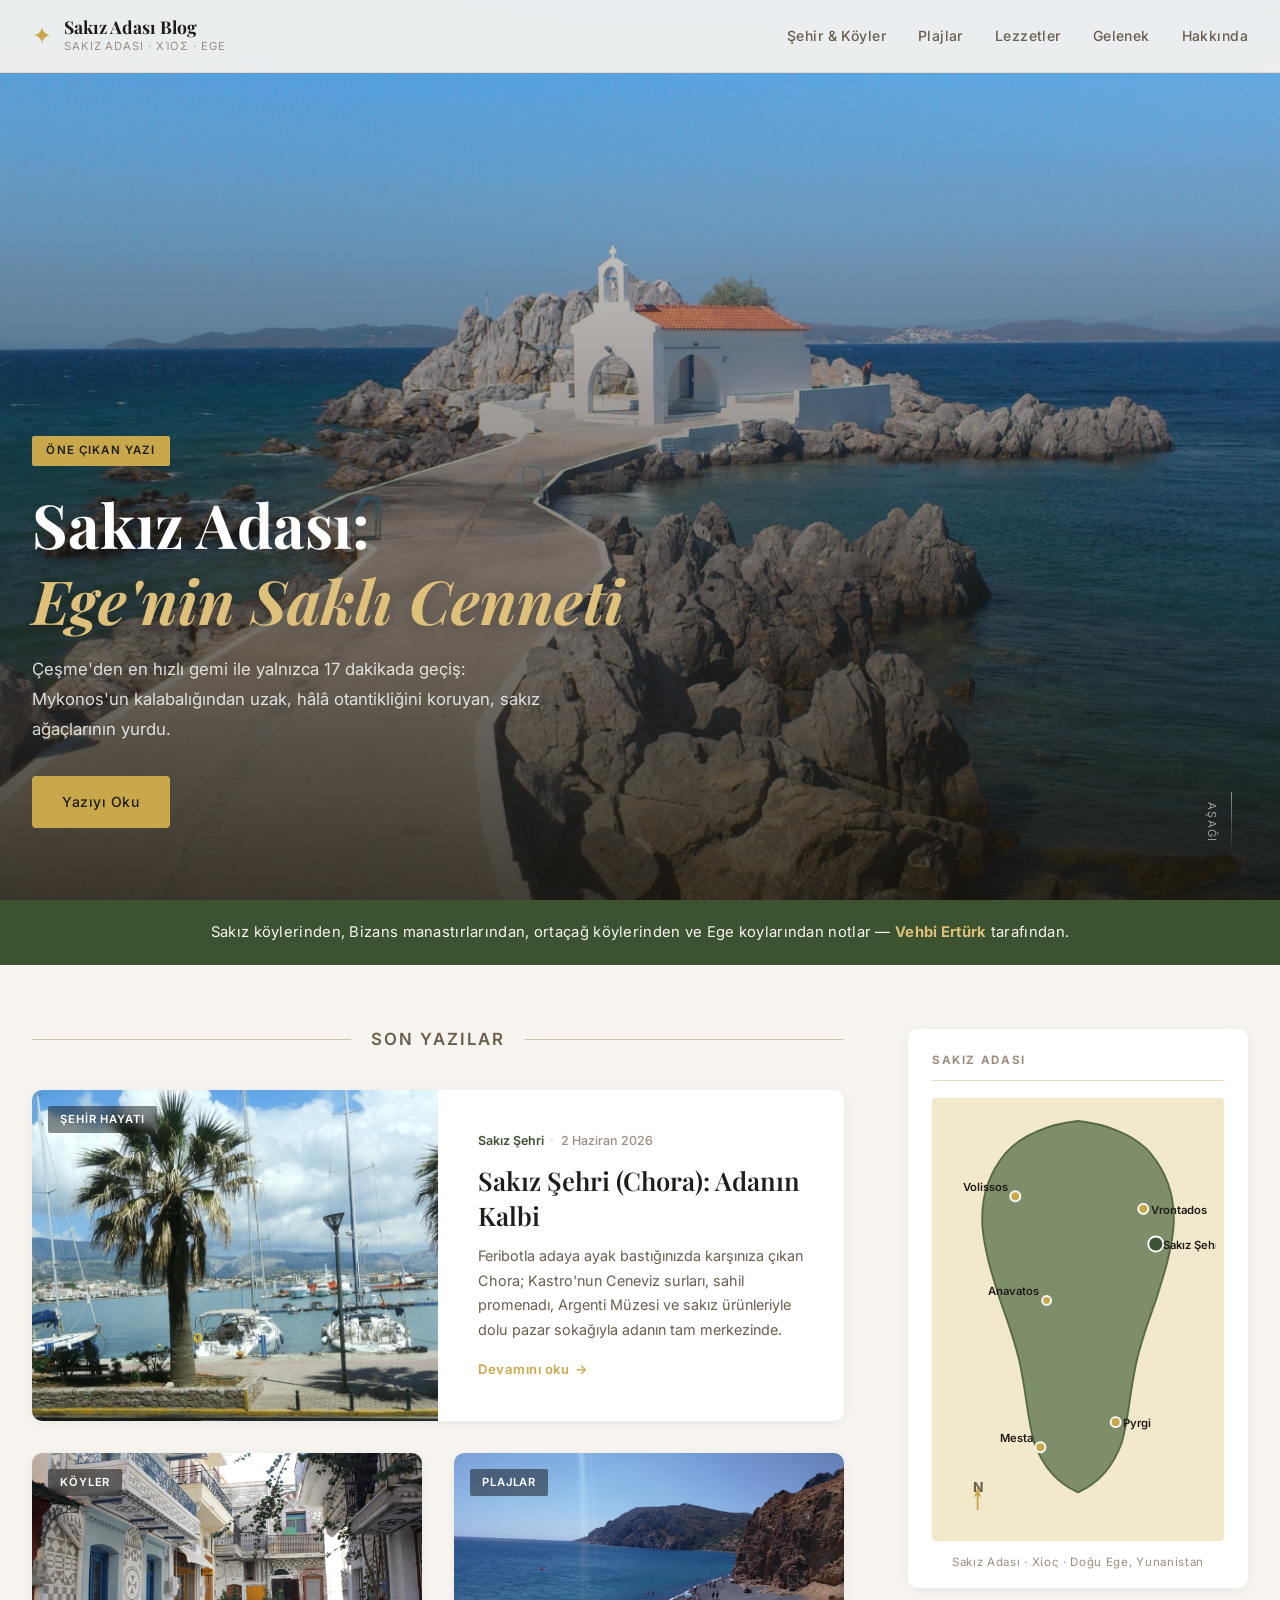
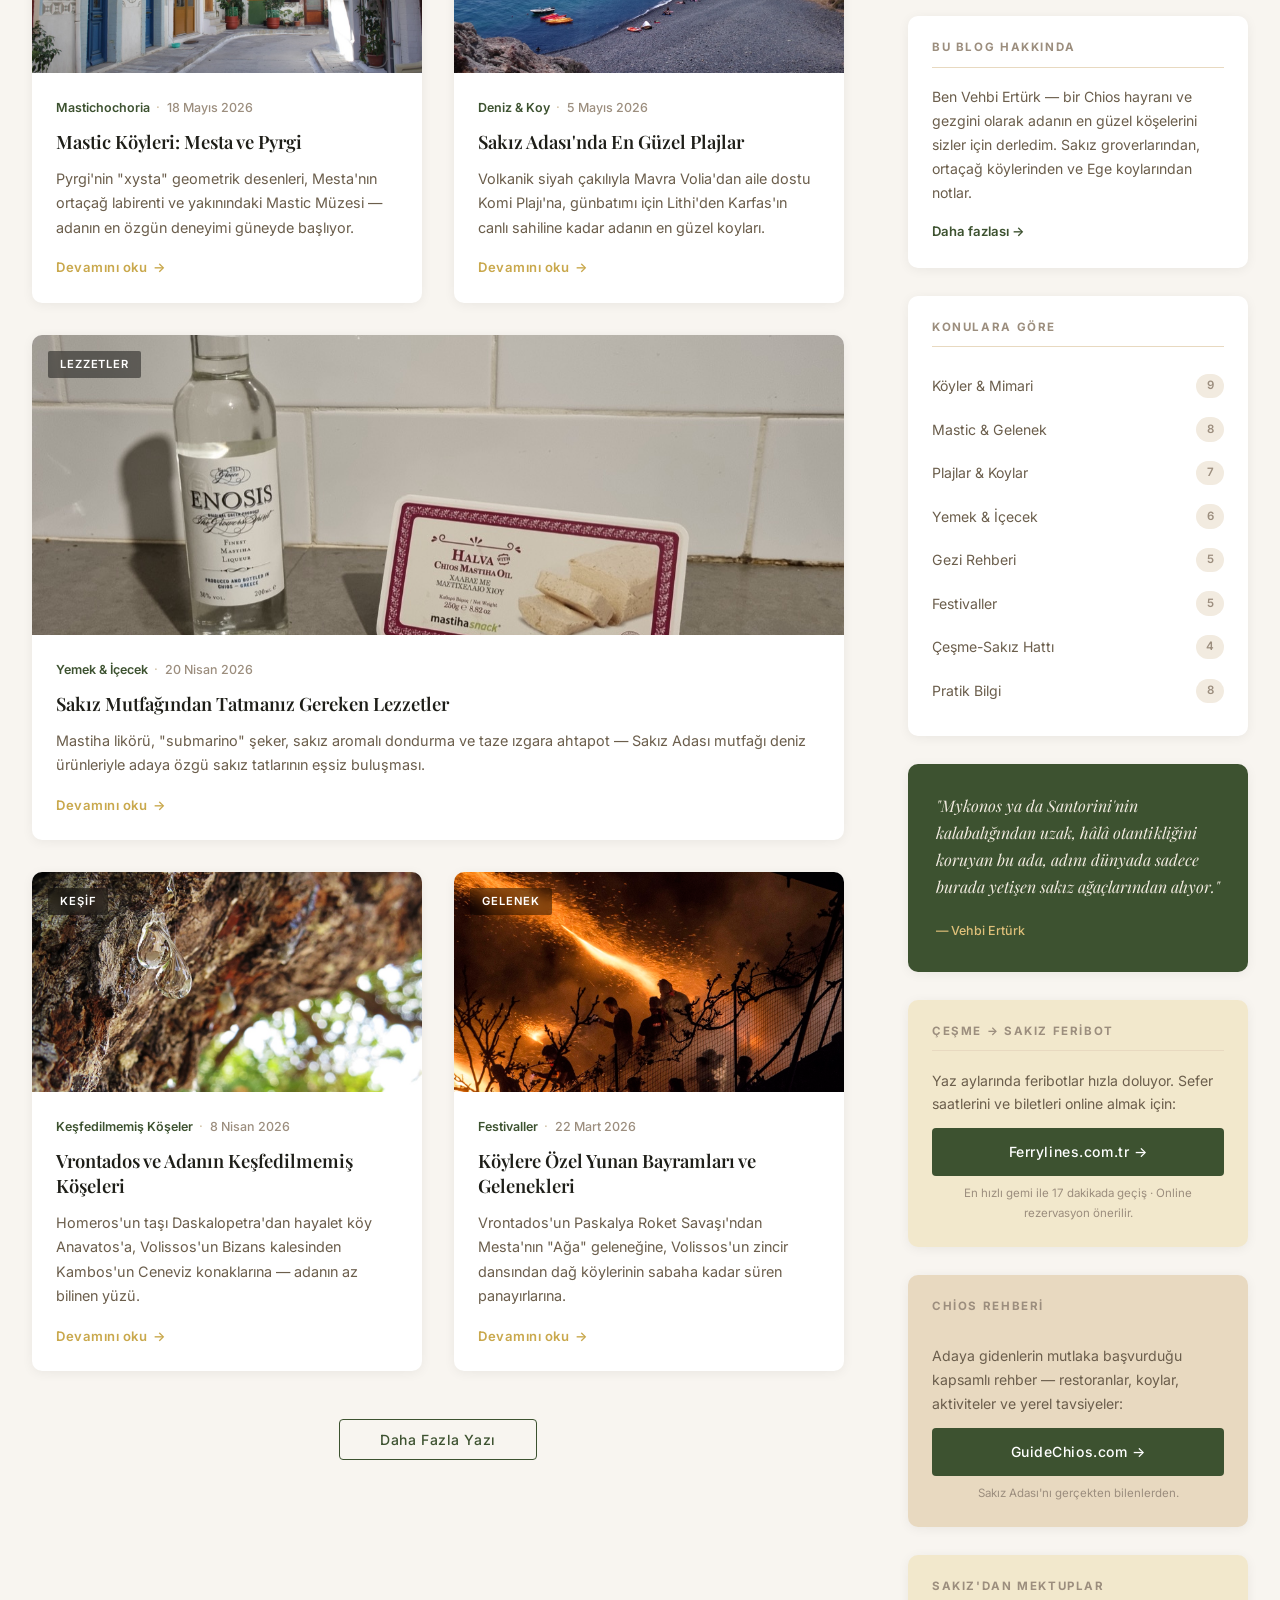
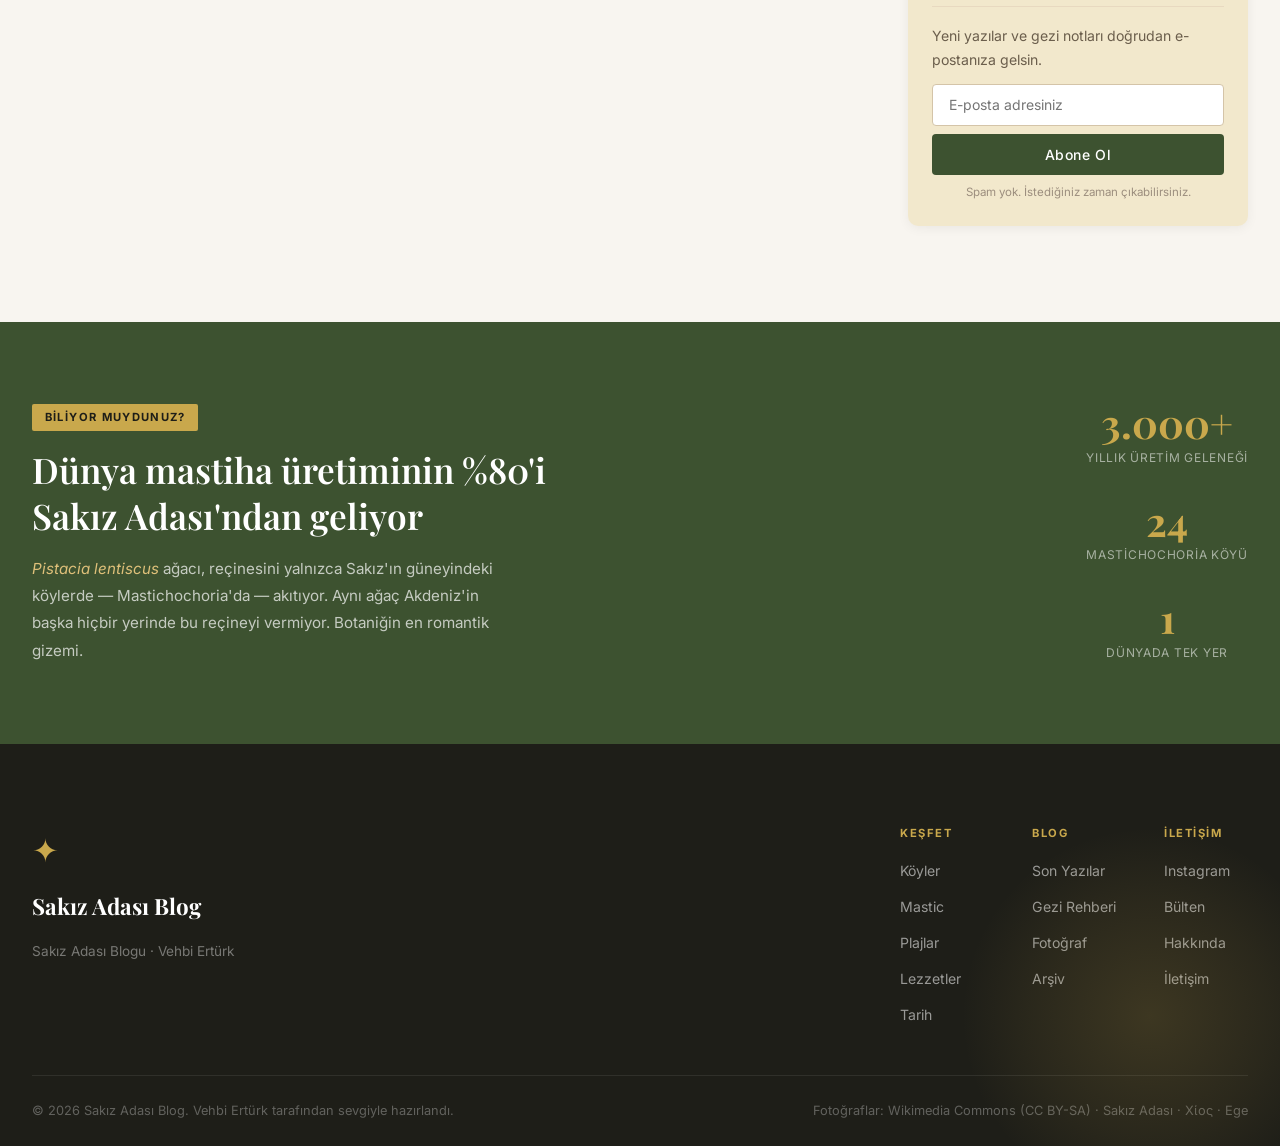
<file: index.html>
<!DOCTYPE html>
<html lang="tr">
<head>
  <meta charset="UTF-8" />
  <meta name="viewport" content="width=device-width, initial-scale=1.0" />
  <title>Sakız Adası Blog — Çeşme'den 17 Dakikada Ege'nin Saklı Cenneti</title>
  <meta name="description" content="Çeşme'den en hızlı gemi ile 17 dakikada Sakız Adası. Pyrgi, Mesta, Mavra Volia, mastiha ve daha fazlası — Vehbi Ertürk'ün Chios gezi rehberi." />
  <meta name="keywords" content="Sakız Adası, Chios, Çeşme Sakız feribot, Sakız Adası gezi rehberi, Pyrgi köyü, Mesta köyü, Mavra Volia plaj, mastiha, sakız reçinesi, Mastichochoria" />
  <meta name="author" content="Vehbi Ertürk" />
  <meta name="robots" content="index, follow" />
  <link rel="canonical" href="https://erturklines.com/" />

  <!-- Open Graph -->
  <meta property="og:type" content="website" />
  <meta property="og:title" content="Sakız Adası Blog — Çeşme'den 17 Dakikada Ege'nin Saklı Cenneti" />
  <meta property="og:description" content="Çeşme'den en hızlı gemi ile 17 dakikada Sakız Adası. Pyrgi, Mesta, Mavra Volia, mastiha ve daha fazlası." />
  <meta property="og:url" content="https://erturklines.com/" />
  <meta property="og:image" content="https://erturklines.com/images/hero.jpg" />
  <meta property="og:image:width" content="1920" />
  <meta property="og:image:height" content="1080" />
  <meta property="og:locale" content="tr_TR" />
  <meta property="og:site_name" content="Sakız Adası Blog" />

  <!-- Twitter Card -->
  <meta name="twitter:card" content="summary_large_image" />
  <meta name="twitter:title" content="Sakız Adası Blog — Çeşme'den 17 Dakikada Ege'nin Saklı Cenneti" />
  <meta name="twitter:description" content="Çeşme'den en hızlı gemi ile 17 dakikada Sakız Adası. Pyrgi, Mesta, Mavra Volia ve mastiha." />
  <meta name="twitter:image" content="https://erturklines.com/images/hero.jpg" />

  <!-- JSON-LD: Website + Blog -->
  <script type="application/ld+json">
  {
    "@context": "https://schema.org",
    "@graph": [
      {
        "@type": "WebSite",
        "@id": "https://erturklines.com/#website",
        "url": "https://erturklines.com/",
        "name": "Sakız Adası Blog",
        "description": "Çeşme'den 17 dakikada Sakız Adası gezi rehberi",
        "inLanguage": "tr",
        "publisher": {
          "@type": "Person",
          "@id": "https://erturklines.com/#author",
          "name": "Vehbi Ertürk",
          "url": "https://erturklines.com/"
        }
      },
      {
        "@type": "Blog",
        "@id": "https://erturklines.com/#blog",
        "url": "https://erturklines.com/",
        "name": "Sakız Adası Blog",
        "description": "Çeşme'den en hızlı gemi ile 17 dakikada ulaşılan Sakız Adası hakkında gezi yazıları",
        "inLanguage": "tr",
        "author": { "@id": "https://erturklines.com/#author" },
        "blogPost": [
          { "@type": "BlogPosting", "headline": "Sakız Adası'na Giriş: Ege'nin Saklı Cenneti", "url": "https://erturklines.com/sakiz-adasina-giris/" },
          { "@type": "BlogPosting", "headline": "Çeşme'den Sakız Adası'na Nasıl Gidilir?", "url": "https://erturklines.com/cesme-sakiz-feribot-rehberi/" },
          { "@type": "BlogPosting", "headline": "Sakız Şehri (Chora): Adanın Kalbi", "url": "https://erturklines.com/sakiz-sehri-chora/" },
          { "@type": "BlogPosting", "headline": "Mastic Köyleri: Mesta ve Pyrgi", "url": "https://erturklines.com/mastic-koyleri-mesta-pyrgi/" },
          { "@type": "BlogPosting", "headline": "Sakız Adası'nda En Güzel Plajlar", "url": "https://erturklines.com/en-guzel-plajlar/" },
          { "@type": "BlogPosting", "headline": "Sakız Mutfağından Tatmanız Gereken Lezzetler", "url": "https://erturklines.com/sakiz-mutfagi-lezzetler/" },
          { "@type": "BlogPosting", "headline": "Sakız Adası Gezi Rotası (2 Gün 1 Gece)", "url": "https://erturklines.com/sakiz-gezi-rotasi-2-gun/" },
          { "@type": "BlogPosting", "headline": "Sakız Adası'na Gitmeden Önce Pratik Bilgiler", "url": "https://erturklines.com/pratik-bilgiler/" },
          { "@type": "BlogPosting", "headline": "Vrontados ve Adanın Keşfedilmemiş Köşeleri", "url": "https://erturklines.com/vrontados-kessfedilmemis-koseler/" },
          { "@type": "BlogPosting", "headline": "Köylere Özel Yunan Bayramları ve Gelenekleri", "url": "https://erturklines.com/yunan-bayramlari-gelenekler/" }
        ]
      }
    ]
  }
  </script>

  <link rel="preconnect" href="https://fonts.googleapis.com" />
  <link rel="preconnect" href="https://fonts.gstatic.com" crossorigin />
  <link href="https://fonts.googleapis.com/css2?family=Playfair+Display:ital,wght@0,400;0,600;0,700;1,400;1,600&family=Inter:wght@300;400;500;600&display=swap" rel="stylesheet" />
  <link rel="stylesheet" href="style.css" />
  <!-- Google tag (gtag.js) -->
  <script async src="https://www.googletagmanager.com/gtag/js?id=G-PK34DTBVY6"></script>
  <script>
    window.dataLayer = window.dataLayer || [];
    function gtag(){dataLayer.push(arguments);}
    gtag('js', new Date());
    gtag('config', 'G-PK34DTBVY6');
  </script>
</head>
<body>

  <!-- NAV -->
  <nav class="nav" id="nav">
    <div class="nav-inner">
      <a href="index.html" class="nav-logo">
        <span class="nav-logo-mark">✦</span>
        <div>
          <div class="nav-logo-title">Sakız Adası Blog</div>
          <div class="nav-logo-sub">Sakız Adası · Χίος · Ege</div>
        </div>
      </a>
      <ul class="nav-links">
        <li><a href="#sehir">Şehir &amp; Köyler</a></li>
        <li><a href="#plajlar">Plajlar</a></li>
        <li><a href="#lezzetler">Lezzetler</a></li>
        <li><a href="#gelenek">Gelenek</a></li>
        <li><a href="#hakkinda">Hakkında</a></li>
      </ul>
      <button class="nav-menu-btn" id="menuBtn" aria-label="Menüyü aç">
        <span></span><span></span><span></span>
      </button>
    </div>
    <div class="nav-mobile" id="navMobile">
      <a href="#sehir">Şehir &amp; Köyler</a>
      <a href="#plajlar">Plajlar</a>
      <a href="#lezzetler">Lezzetler</a>
      <a href="#gelenek">Gelenek</a>
      <a href="#hakkinda">Hakkında</a>
    </div>
  </nav>

  <!-- HERO -->
  <section class="hero">
    <div class="hero-image">
      <div class="hero-gradient"></div>
    </div>
    <div class="hero-content">
      <span class="hero-tag">Öne Çıkan Yazı</span>
      <h1 class="hero-title">Sakız Adası:<br /><em>Ege'nin Saklı Cenneti</em></h1>
      <p class="hero-desc">Çeşme'den en hızlı gemi ile yalnızca 17 dakikada geçiş: Mykonos'un kalabalığından uzak, hâlâ otantikliğini koruyan, sakız ağaçlarının yurdu.</p>
      <a href="/sakiz-adasina-giris/" class="btn btn-hero">Yazıyı Oku</a>
    </div>
    <div class="hero-scroll-hint">
      <span>Aşağı</span>
      <div class="hero-scroll-line"></div>
    </div>
  </section>

  <!-- INTRO BAND -->
  <div class="intro-band">
    <p>Sakız köylerinden, Bizans manastırlarından, ortaçağ köylerinden ve Ege koylarından notlar — <strong>Vehbi Ertürk</strong> tarafından.</p>
  </div>

  <!-- MAIN LAYOUT -->
  <main class="main-layout" id="stories">

    <!-- ARTICLE GRID -->
    <div class="article-section">

      <div class="section-header">
        <span class="section-line"></span>
        <h2 class="section-title">Son Yazılar</h2>
        <span class="section-line"></span>
      </div>

      <div class="article-grid">

        <!-- Card 1 — Large: Chora -->
        <article class="card card--large" id="sehir">
          <a href="/sakiz-sehri-chora/" class="card-image-link">
            <div class="card-image card-image--town">
              <img src="/images/chora.jpg" alt="Sakız Adası Chora liman manzarası, Çeşme karşısında Ege sahili" loading="lazy" />
              <span class="card-tag">Şehir Hayatı</span>
            </div>
          </a>
          <div class="card-body">
            <div class="card-meta">
              <span class="card-category">Sakız Şehri</span>
              <span class="card-dot">·</span>
              <time datetime="2026-06-02">2 Haziran 2026</time>
            </div>
            <h3 class="card-title">
              <a href="/sakiz-sehri-chora/">Sakız Şehri (Chora): Adanın Kalbi</a>
            </h3>
            <p class="card-excerpt">Feribotla adaya ayak bastığınızda karşınıza çıkan Chora; Kastro'nun Ceneviz surları, sahil promenadı, Argenti Müzesi ve sakız ürünleriyle dolu pazar sokağıyla adanın tam merkezinde.</p>
            <a href="/sakiz-sehri-chora/" class="card-read-more">Devamını oku <span>→</span></a>
          </div>
        </article>

        <!-- Card 2: Mastic Villages -->
        <article class="card" id="koyleri">
          <a href="/mastic-koyleri-mesta-pyrgi/" class="card-image-link">
            <div class="card-image card-image--villages">
              <img src="/images/pyrgi.jpg" alt="Pyrgi köyü siyah beyaz xysta geometrik desenli evler, Sakız Adası Mastichochoria" loading="lazy" />
              <span class="card-tag">Köyler</span>
            </div>
          </a>
          <div class="card-body">
            <div class="card-meta">
              <span class="card-category">Mastichochoria</span>
              <span class="card-dot">·</span>
              <time datetime="2026-05-18">18 Mayıs 2026</time>
            </div>
            <h3 class="card-title">
              <a href="/mastic-koyleri-mesta-pyrgi/">Mastic Köyleri: Mesta ve Pyrgi</a>
            </h3>
            <p class="card-excerpt">Pyrgi'nin "xysta" geometrik desenleri, Mesta'nın ortaçağ labirenti ve yakınındaki Mastic Müzesi — adanın en özgün deneyimi güneyde başlıyor.</p>
            <a href="/mastic-koyleri-mesta-pyrgi/" class="card-read-more">Devamını oku <span>→</span></a>
          </div>
        </article>

        <!-- Card 3: Beaches -->
        <article class="card" id="plajlar">
          <a href="/en-guzel-plajlar/" class="card-image-link">
            <div class="card-image card-image--beach">
              <img src="/images/mavra-volia.jpg" alt="Mavra Volia siyah volkanik çakıl plajı, Sakız Adası turkuaz Ege suyu" loading="lazy" />
              <span class="card-tag">Plajlar</span>
            </div>
          </a>
          <div class="card-body">
            <div class="card-meta">
              <span class="card-category">Deniz &amp; Koy</span>
              <span class="card-dot">·</span>
              <time datetime="2026-05-05">5 Mayıs 2026</time>
            </div>
            <h3 class="card-title">
              <a href="/en-guzel-plajlar/">Sakız Adası'nda En Güzel Plajlar</a>
            </h3>
            <p class="card-excerpt">Volkanik siyah çakılıyla Mavra Volia'dan aile dostu Komi Plajı'na, günbatımı için Lithi'den Karfas'ın canlı sahiline kadar adanın en güzel koyları.</p>
            <a href="/en-guzel-plajlar/" class="card-read-more">Devamını oku <span>→</span></a>
          </div>
        </article>

        <!-- Card 4 — Wide: Food -->
        <article class="card card--wide" id="lezzetler">
          <a href="/sakiz-mutfagi-lezzetler/" class="card-image-link">
            <div class="card-image card-image--food">
              <img src="/images/mastic-food.jpg" alt="Sakız mastiha ürünleri likör sakız aromalı yiyecekler Chios mutfağı" loading="lazy" />
              <span class="card-tag">Lezzetler</span>
            </div>
          </a>
          <div class="card-body">
            <div class="card-meta">
              <span class="card-category">Yemek &amp; İçecek</span>
              <span class="card-dot">·</span>
              <time datetime="2026-04-20">20 Nisan 2026</time>
            </div>
            <h3 class="card-title">
              <a href="/sakiz-mutfagi-lezzetler/">Sakız Mutfağından Tatmanız Gereken Lezzetler</a>
            </h3>
            <p class="card-excerpt">Mastiha likörü, "submarino" şeker, sakız aromalı dondurma ve taze ızgara ahtapot — Sakız Adası mutfağı deniz ürünleriyle adaya özgü sakız tatlarının eşsiz buluşması.</p>
            <a href="/sakiz-mutfagi-lezzetler/" class="card-read-more">Devamını oku <span>→</span></a>
          </div>
        </article>

        <!-- Card 5: Hidden corners -->
        <article class="card">
          <a href="/vrontados-kessfedilmemis-koseler/" class="card-image-link">
            <div class="card-image card-image--grove">
              <img src="/images/mastic-grove.jpg" alt="Sakız ağacı reçine gözyaşları mastiha hasadı Sakız Adası" loading="lazy" />
              <span class="card-tag">Keşif</span>
            </div>
          </a>
          <div class="card-body">
            <div class="card-meta">
              <span class="card-category">Keşfedilmemiş Köşeler</span>
              <span class="card-dot">·</span>
              <time datetime="2026-04-08">8 Nisan 2026</time>
            </div>
            <h3 class="card-title">
              <a href="/vrontados-kessfedilmemis-koseler/">Vrontados ve Adanın Keşfedilmemiş Köşeleri</a>
            </h3>
            <p class="card-excerpt">Homeros'un taşı Daskalopetra'dan hayalet köy Anavatos'a, Volissos'un Bizans kalesinden Kambos'un Ceneviz konaklarına — adanın az bilinen yüzü.</p>
            <a href="/vrontados-kessfedilmemis-koseler/" class="card-read-more">Devamını oku <span>→</span></a>
          </div>
        </article>

        <!-- Card 6: Traditions -->
        <article class="card" id="gelenek">
          <a href="/yunan-bayramlari-gelenekler/" class="card-image-link">
            <div class="card-image card-image--monastery">
              <img src="/images/rouketopolemos.jpg" alt="Vrontados Paskalya Roket Savaşı Rouketopolemos geleneksel festival Sakız Adası" loading="lazy" />
              <span class="card-tag">Gelenek</span>
            </div>
          </a>
          <div class="card-body">
            <div class="card-meta">
              <span class="card-category">Festivaller</span>
              <span class="card-dot">·</span>
              <time>22 Mart 2026</time>
            </div>
            <h3 class="card-title">
              <a href="/yunan-bayramlari-gelenekler/">Köylere Özel Yunan Bayramları ve Gelenekleri</a>
            </h3>
            <p class="card-excerpt">Vrontados'un Paskalya Roket Savaşı'ndan Mesta'nın "Ağa" geleneğine, Volissos'un zincir dansından dağ köylerinin sabaha kadar süren panayırlarına.</p>
            <a href="/yunan-bayramlari-gelenekler/" class="card-read-more">Devamını oku <span>→</span></a>
          </div>
        </article>

      </div><!-- /.article-grid -->

      <div class="load-more-wrap">
        <button class="btn btn-outline" id="loadMoreBtn">Daha Fazla Yazı</button>
      </div>

    </div><!-- /.article-section -->

    <!-- SIDEBAR -->
    <aside class="sidebar">

      <!-- Map -->
      <div class="sidebar-widget widget-map">
        <h4 class="widget-title">Sakız Adası</h4>
        <div class="map-container">
          <svg class="chios-map" viewBox="0 0 220 340" xmlns="http://www.w3.org/2000/svg">
            <path class="island-shape" d="
              M 110,12
              C 130,14 155,22 168,38
              C 182,55 188,75 186,98
              C 184,118 178,136 172,155
              C 165,175 158,193 155,212
              C 151,232 150,250 145,268
              C 139,285 128,300 110,308
              C 92,300 81,285 75,268
              C 70,250 69,232 65,212
              C 62,193 55,175 48,155
              C 42,136 36,118 34,98
              C 32,75 38,55 52,38
              C 65,22 90,14 110,12 Z
            " />
            <!-- Chios Town -->
            <circle class="map-dot map-dot--primary" cx="172" cy="110" r="5" />
            <text class="map-label" x="178" y="114">Sakız Şehri</text>
            <!-- Pyrgi -->
            <circle class="map-dot" cx="140" cy="252" r="4" />
            <text class="map-label" x="146" y="256">Pyrgi</text>
            <!-- Mesta -->
            <circle class="map-dot" cx="80" cy="272" r="4" />
            <text class="map-label map-label--left" x="74" y="268">Mesta</text>
            <!-- Vrontados -->
            <circle class="map-dot" cx="162" cy="82" r="4" />
            <text class="map-label" x="168" y="86">Vrontados</text>
            <!-- Volissos -->
            <circle class="map-dot" cx="60" cy="72" r="4" />
            <text class="map-label map-label--left" x="54" y="68">Volissos</text>
            <!-- Anavatos -->
            <circle class="map-dot" cx="85" cy="155" r="3.5" />
            <text class="map-label map-label--left" x="79" y="151">Anavatos</text>
            <!-- Compass -->
            <text class="map-compass" x="26" y="308">N</text>
            <line x1="30" y1="310" x2="30" y2="322" stroke="#C9A84C" stroke-width="1.5" />
            <polygon points="30,304 27,312 30,310 33,312" fill="#C9A84C" />
          </svg>
        </div>
        <p class="map-caption">Sakız Adası · Χίος · Doğu Ege, Yunanistan</p>
      </div>

      <!-- About -->
      <div class="sidebar-widget" id="hakkinda">
        <h4 class="widget-title">Bu Blog Hakkında</h4>
        <p class="widget-text">Ben Vehbi Ertürk — bir Chios hayranı ve gezgini olarak adanın en güzel köşelerini sizler için derledim. Sakız groverlarından, ortaçağ köylerinden ve Ege koylarından notlar.</p>
        <a href="#" class="widget-link">Daha fazlası →</a>
      </div>

      <!-- Categories -->
      <div class="sidebar-widget">
        <h4 class="widget-title">Konulara Göre</h4>
        <ul class="category-list">
          <li><a href="#">Köyler &amp; Mimari <span>9</span></a></li>
          <li><a href="#">Mastic &amp; Gelenek <span>8</span></a></li>
          <li><a href="#">Plajlar &amp; Koylar <span>7</span></a></li>
          <li><a href="#">Yemek &amp; İçecek <span>6</span></a></li>
          <li><a href="#">Gezi Rehberi <span>5</span></a></li>
          <li><a href="#">Festivaller <span>5</span></a></li>
          <li><a href="#">Çeşme-Sakız Hattı <span>4</span></a></li>
          <li><a href="#">Pratik Bilgi <span>8</span></a></li>
        </ul>
      </div>

      <!-- Quote -->
      <div class="sidebar-widget widget-quote">
        <blockquote>
          <p>"Mykonos ya da Santorini'nin kalabalığından uzak, hâlâ otantikliğini koruyan bu ada, adını dünyada sadece burada yetişen sakız ağaçlarından alıyor."</p>
          <cite>— Vehbi Ertürk</cite>
        </blockquote>
      </div>

      <!-- Ferry Link -->
      <div class="sidebar-widget widget-newsletter">
        <h4 class="widget-title">Çeşme → Sakız Feribot</h4>
        <p class="widget-text">Yaz aylarında feribotlar hızla doluyor. Sefer saatlerini ve biletleri online almak için:</p>
        <a href="https://www.ferrylines.com.tr" target="_blank" rel="noopener" class="btn btn-primary" style="display:flex;justify-content:center;margin-bottom:0.5rem;">Ferrylines.com.tr →</a>
        <p class="newsletter-note">En hızlı gemi ile 17 dakikada geçiş · Online rezervasyon önerilir.</p>
      </div>

      <!-- GuideChios -->
      <div class="sidebar-widget widget-newsletter" style="background:var(--sand);">
        <h4 class="widget-title">Chios Rehberi</h4>
        <p class="widget-text">Adaya gidenlerin mutlaka başvurduğu kapsamlı rehber — restoranlar, koylar, aktiviteler ve yerel tavsiyeler:</p>
        <a href="https://www.guidechios.com" target="_blank" rel="noopener" class="btn btn-primary" style="display:flex;justify-content:center;margin-bottom:0.5rem;">GuideChios.com →</a>
        <p class="newsletter-note">Sakız Adası'nı gerçekten bilenlerden.</p>
      </div>

      <!-- Newsletter -->
      <div class="sidebar-widget widget-newsletter">
        <h4 class="widget-title">Sakız'dan Mektuplar</h4>
        <p class="widget-text">Yeni yazılar ve gezi notları doğrudan e-postanıza gelsin.</p>
        <form class="newsletter-form" onsubmit="handleSubscribe(event)">
          <input type="email" placeholder="E-posta adresiniz" class="newsletter-input" required />
          <button type="submit" class="btn btn-primary">Abone Ol</button>
        </form>
        <p class="newsletter-note">Spam yok. İstediğiniz zaman çıkabilirsiniz.</p>
      </div>

    </aside>

  </main><!-- /.main-layout -->

  <!-- FEATURED BANNER -->
  <section class="banner-section">
    <div class="banner-inner">
      <div class="banner-text">
        <span class="banner-tag">Biliyor muydunuz?</span>
        <h2>Dünya mastiha üretiminin %80'i Sakız Adası'ndan geliyor</h2>
        <p><em>Pistacia lentiscus</em> ağacı, reçinesini yalnızca Sakız'ın güneyindeki köylerde — Mastichochoria'da — akıtıyor. Aynı ağaç Akdeniz'in başka hiçbir yerinde bu reçineyi vermiyor. Botaniğin en romantik gizemi.</p>
      </div>
      <div class="banner-stat-group">
        <div class="banner-stat">
          <span class="stat-num">3.000+</span>
          <span class="stat-label">Yıllık üretim geleneği</span>
        </div>
        <div class="banner-stat">
          <span class="stat-num">24</span>
          <span class="stat-label">Mastichochoria köyü</span>
        </div>
        <div class="banner-stat">
          <span class="stat-num">1</span>
          <span class="stat-label">Dünyada tek yer</span>
        </div>
      </div>
    </div>
  </section>

  <!-- FOOTER -->
  <footer class="footer">
    <div class="footer-inner">
      <div class="footer-brand">
        <span class="footer-logo-mark">✦</span>
        <div class="footer-logo-title">Sakız Adası Blog</div>
        <p>Sakız Adası Blogu · Vehbi Ertürk</p>
      </div>
      <div class="footer-links">
        <div class="footer-col">
          <h5>Keşfet</h5>
          <a href="#">Köyler</a>
          <a href="#">Mastic</a>
          <a href="#">Plajlar</a>
          <a href="#">Lezzetler</a>
          <a href="#">Tarih</a>
        </div>
        <div class="footer-col">
          <h5>Blog</h5>
          <a href="#">Son Yazılar</a>
          <a href="#">Gezi Rehberi</a>
          <a href="#">Fotoğraf</a>
          <a href="#">Arşiv</a>
        </div>
        <div class="footer-col">
          <h5>İletişim</h5>
          <a href="#">Instagram</a>
          <a href="#">Bülten</a>
          <a href="#">Hakkında</a>
          <a href="#">İletişim</a>
        </div>
      </div>
    </div>
    <div class="footer-bottom">
      <p>© 2026 Sakız Adası Blog. Vehbi Ertürk tarafından sevgiyle hazırlandı.</p>
      <p>Fotoğraflar: Wikimedia Commons (CC BY-SA) · Sakız Adası · Χίος · Ege</p>
    </div>
  </footer>

  <script src="script.js"></script>
</body>
</html>
</file>
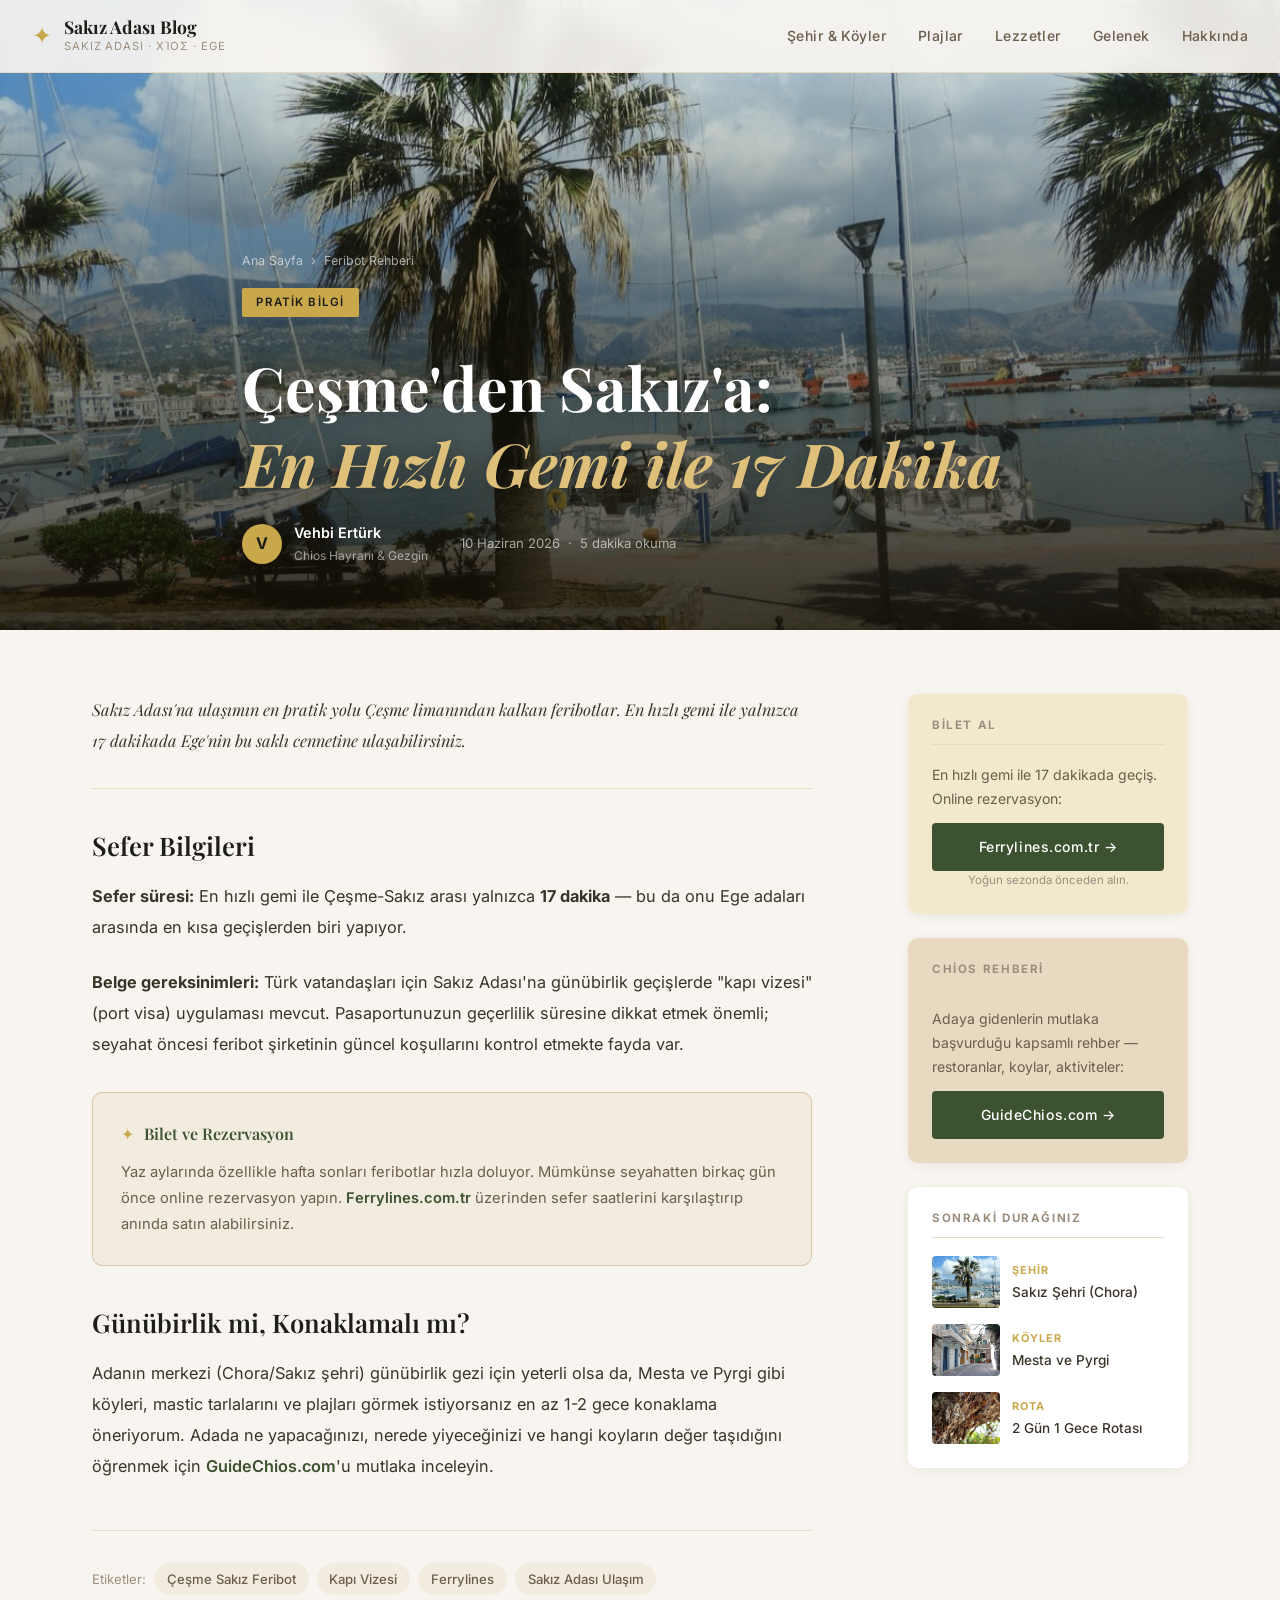
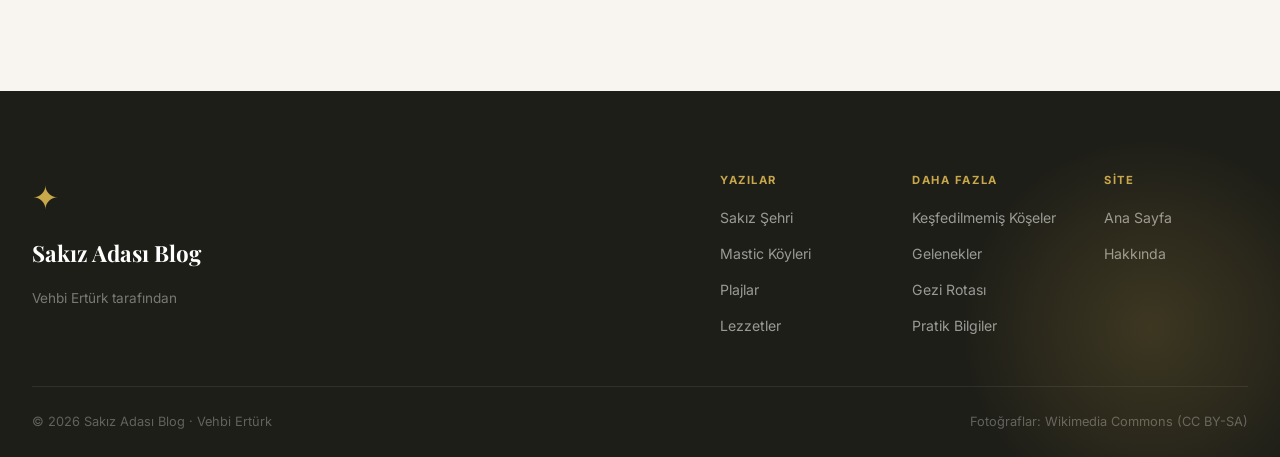
<file: cesme-sakiz-feribot-rehberi/index.html>
<!DOCTYPE html>
<html lang="tr">
<head>
  <meta charset="UTF-8" /><meta name="viewport" content="width=device-width, initial-scale=1.0" />
  <title>Çeşme'den Sakız Adası'na Nasıl Gidilir? Feribot Rehberi | Sakız Adası Blog</title>
  <meta name="description" content="Çeşme'den Sakız Adası'na en hızlı gemi ile 17 dakikada geçiş. Kapı vizesi, bilet rezervasyonu, sefer saatleri ve günübirlik mi konaklamalı mı rehberi." />
  <meta name="author" content="Vehbi Ertürk" /><meta name="robots" content="index, follow" />
  <link rel="canonical" href="https://erturklines.com/cesme-sakiz-feribot-rehberi/" />
  <meta property="og:type" content="article" /><meta property="og:title" content="Çeşme'den Sakız Adası'na Nasıl Gidilir? Feribot Rehberi" />
  <meta property="og:description" content="Çeşme'den en hızlı gemi ile 17 dakikada Sakız Adası. Kapı vizesi, bilet ve sefer saatleri rehberi." />
  <meta property="og:url" content="https://erturklines.com/cesme-sakiz-feribot-rehberi/" />
  <meta property="og:image" content="https://erturklines.com/images/chora.jpg" /><meta property="og:site_name" content="Sakız Adası Blog" />
  <meta name="twitter:card" content="summary_large_image" /><meta name="twitter:image" content="https://erturklines.com/images/chora.jpg" />
  <script type="application/ld+json">{"@context":"https://schema.org","@type":"BlogPosting","headline":"Çeşme'den Sakız Adası'na Nasıl Gidilir? Feribot Rehberi","description":"En hızlı gemi ile 17 dakikada Sakız Adası feribot rehberi.","url":"https://erturklines.com/cesme-sakiz-feribot-rehberi/","image":"https://erturklines.com/images/chora.jpg","datePublished":"2026-06-10","author":{"@type":"Person","name":"Vehbi Ertürk"},"inLanguage":"tr","breadcrumb":{"@type":"BreadcrumbList","itemListElement":[{"@type":"ListItem","position":1,"name":"Ana Sayfa","item":"https://erturklines.com/"},{"@type":"ListItem","position":2,"name":"Feribot Rehberi","item":"https://erturklines.com/cesme-sakiz-feribot-rehberi/"}]}}</script>
  <link rel="preconnect" href="https://fonts.googleapis.com" /><link rel="preconnect" href="https://fonts.gstatic.com" crossorigin />
  <link href="https://fonts.googleapis.com/css2?family=Playfair+Display:ital,wght@0,400;0,600;0,700;1,400;1,600&family=Inter:wght@300;400;500;600&display=swap" rel="stylesheet" />
  <link rel="stylesheet" href="../style.css" /><link rel="stylesheet" href="../post.css" />
  <script async src="https://www.googletagmanager.com/gtag/js?id=G-PK34DTBVY6"></script>
  <script>window.dataLayer=window.dataLayer||[];function gtag(){dataLayer.push(arguments);}gtag('js',new Date());gtag('config','G-PK34DTBVY6');</script>
</head>
<body>
  <nav class="nav" id="nav"><div class="nav-inner"><a href="/" class="nav-logo"><span class="nav-logo-mark">✦</span><div><div class="nav-logo-title">Sakız Adası Blog</div><div class="nav-logo-sub">Sakız Adası · Χίος · Ege</div></div></a><ul class="nav-links"><li><a href="/#sehir">Şehir &amp; Köyler</a></li><li><a href="/#plajlar">Plajlar</a></li><li><a href="/#lezzetler">Lezzetler</a></li><li><a href="/#gelenek">Gelenek</a></li><li><a href="/#hakkinda">Hakkında</a></li></ul></div></nav>

  <header class="post-hero">
    <div class="post-hero-image" style="background-image:url('../images/chora.jpg');background-size:cover;background-position:center;"></div>
    <div class="post-hero-overlay"></div>
    <div class="post-hero-content">
      <div class="post-breadcrumb"><a href="/">Ana Sayfa</a> <span>›</span> <span>Feribot Rehberi</span></div>
      <span class="hero-tag">Pratik Bilgi</span>
      <h1 class="post-title">Çeşme'den Sakız'a:<br /><em>En Hızlı Gemi ile 17 Dakika</em></h1>
      <div class="post-hero-meta"><div class="post-author"><div class="post-author-avatar">V</div><div><div class="post-author-name">Vehbi Ertürk</div><div class="post-author-role">Chios Hayranı &amp; Gezgin</div></div></div><div class="post-hero-info"><time datetime="2026-06-10">10 Haziran 2026</time><span>·</span><span>5 dakika okuma</span></div></div>
    </div>
  </header>

  <div class="post-layout">
    <article class="post-article">
      <p class="post-lead">Sakız Adası'na ulaşımın en pratik yolu Çeşme limanından kalkan feribotlar. En hızlı gemi ile yalnızca 17 dakikada Ege'nin bu saklı cennetine ulaşabilirsiniz.</p>
      <h2>Sefer Bilgileri</h2>
      <p><strong>Sefer süresi:</strong> En hızlı gemi ile Çeşme-Sakız arası yalnızca <strong>17 dakika</strong> — bu da onu Ege adaları arasında en kısa geçişlerden biri yapıyor.</p>
      <p><strong>Belge gereksinimleri:</strong> Türk vatandaşları için Sakız Adası'na günübirlik geçişlerde "kapı vizesi" (port visa) uygulaması mevcut. Pasaportunuzun geçerlilik süresine dikkat etmek önemli; seyahat öncesi feribot şirketinin güncel koşullarını kontrol etmekte fayda var.</p>
      <div class="post-fact-box">
        <div class="fact-box-header"><span class="fact-icon">✦</span><h4>Bilet ve Rezervasyon</h4></div>
        <p>Yaz aylarında özellikle hafta sonları feribotlar hızla doluyor. Mümkünse seyahatten birkaç gün önce online rezervasyon yapın. <a href="https://www.ferrylines.com.tr" target="_blank" rel="noopener" style="color:var(--olive);font-weight:600;">Ferrylines.com.tr</a> üzerinden sefer saatlerini karşılaştırıp anında satın alabilirsiniz.</p>
      </div>
      <h2>Günübirlik mi, Konaklamalı mı?</h2>
      <p>Adanın merkezi (Chora/Sakız şehri) günübirlik gezi için yeterli olsa da, Mesta ve Pyrgi gibi köyleri, mastic tarlalarını ve plajları görmek istiyorsanız en az 1-2 gece konaklama öneriyorum. Adada ne yapacağınızı, nerede yiyeceğinizi ve hangi koyların değer taşıdığını öğrenmek için <a href="https://www.guidechios.com" target="_blank" rel="noopener" style="color:var(--olive);font-weight:600;">GuideChios.com</a>'u mutlaka inceleyin.</p>
      <div class="post-tags"><span>Etiketler:</span><a href="/">Çeşme Sakız Feribot</a><a href="/">Kapı Vizesi</a><a href="/">Ferrylines</a><a href="/">Sakız Adası Ulaşım</a></div>
    </article>
    <aside class="post-sidebar">
      <div class="sidebar-widget widget-newsletter"><h4 class="widget-title">Bilet Al</h4><p class="widget-text">En hızlı gemi ile 17 dakikada geçiş. Online rezervasyon:</p><a href="https://www.ferrylines.com.tr" target="_blank" rel="noopener" class="btn btn-primary" style="display:flex;justify-content:center;">Ferrylines.com.tr →</a><p class="newsletter-note">Yoğun sezonda önceden alın.</p></div>
      <div class="sidebar-widget widget-newsletter" style="background:var(--sand);"><h4 class="widget-title">Chios Rehberi</h4><p class="widget-text">Adaya gidenlerin mutlaka başvurduğu kapsamlı rehber — restoranlar, koylar, aktiviteler:</p><a href="https://www.guidechios.com" target="_blank" rel="noopener" class="btn btn-primary" style="display:flex;justify-content:center;">GuideChios.com →</a></div>
      <div class="sidebar-widget"><h4 class="widget-title">Sonraki Durağınız</h4><div class="related-list"><a href="/sakiz-sehri-chora/" class="related-item"><div class="related-image" style="background-image:url('../images/chora.jpg');background-size:cover;"></div><div class="related-text"><span class="related-cat">Şehir</span><p>Sakız Şehri (Chora)</p></div></a><a href="/mastic-koyleri-mesta-pyrgi/" class="related-item"><div class="related-image" style="background-image:url('../images/pyrgi.jpg');background-size:cover;"></div><div class="related-text"><span class="related-cat">Köyler</span><p>Mesta ve Pyrgi</p></div></a><a href="/sakiz-gezi-rotasi-2-gun/" class="related-item"><div class="related-image" style="background-image:url('../images/mastic-grove.jpg');background-size:cover;"></div><div class="related-text"><span class="related-cat">Rota</span><p>2 Gün 1 Gece Rotası</p></div></a></div></div>
    </aside>
  </div>
  <footer class="footer"><div class="footer-inner"><div class="footer-brand"><span class="footer-logo-mark">✦</span><div class="footer-logo-title">Sakız Adası Blog</div><p>Vehbi Ertürk tarafından</p></div><div class="footer-links"><div class="footer-col"><h5>Yazılar</h5><a href="/sakiz-sehri-chora/">Sakız Şehri</a><a href="/mastic-koyleri-mesta-pyrgi/">Mastic Köyleri</a><a href="/en-guzel-plajlar/">Plajlar</a><a href="/sakiz-mutfagi-lezzetler/">Lezzetler</a></div><div class="footer-col"><h5>Daha Fazla</h5><a href="/vrontados-kessfedilmemis-koseler/">Keşfedilmemiş Köşeler</a><a href="/yunan-bayramlari-gelenekler/">Gelenekler</a><a href="/sakiz-gezi-rotasi-2-gun/">Gezi Rotası</a><a href="/pratik-bilgiler/">Pratik Bilgiler</a></div><div class="footer-col"><h5>Site</h5><a href="/">Ana Sayfa</a><a href="/#hakkinda">Hakkında</a></div></div></div><div class="footer-bottom"><p>© 2026 Sakız Adası Blog · Vehbi Ertürk</p><p>Fotoğraflar: Wikimedia Commons (CC BY-SA)</p></div></footer>
  <script src="../script.js"></script>
</body>
</html>
</file>
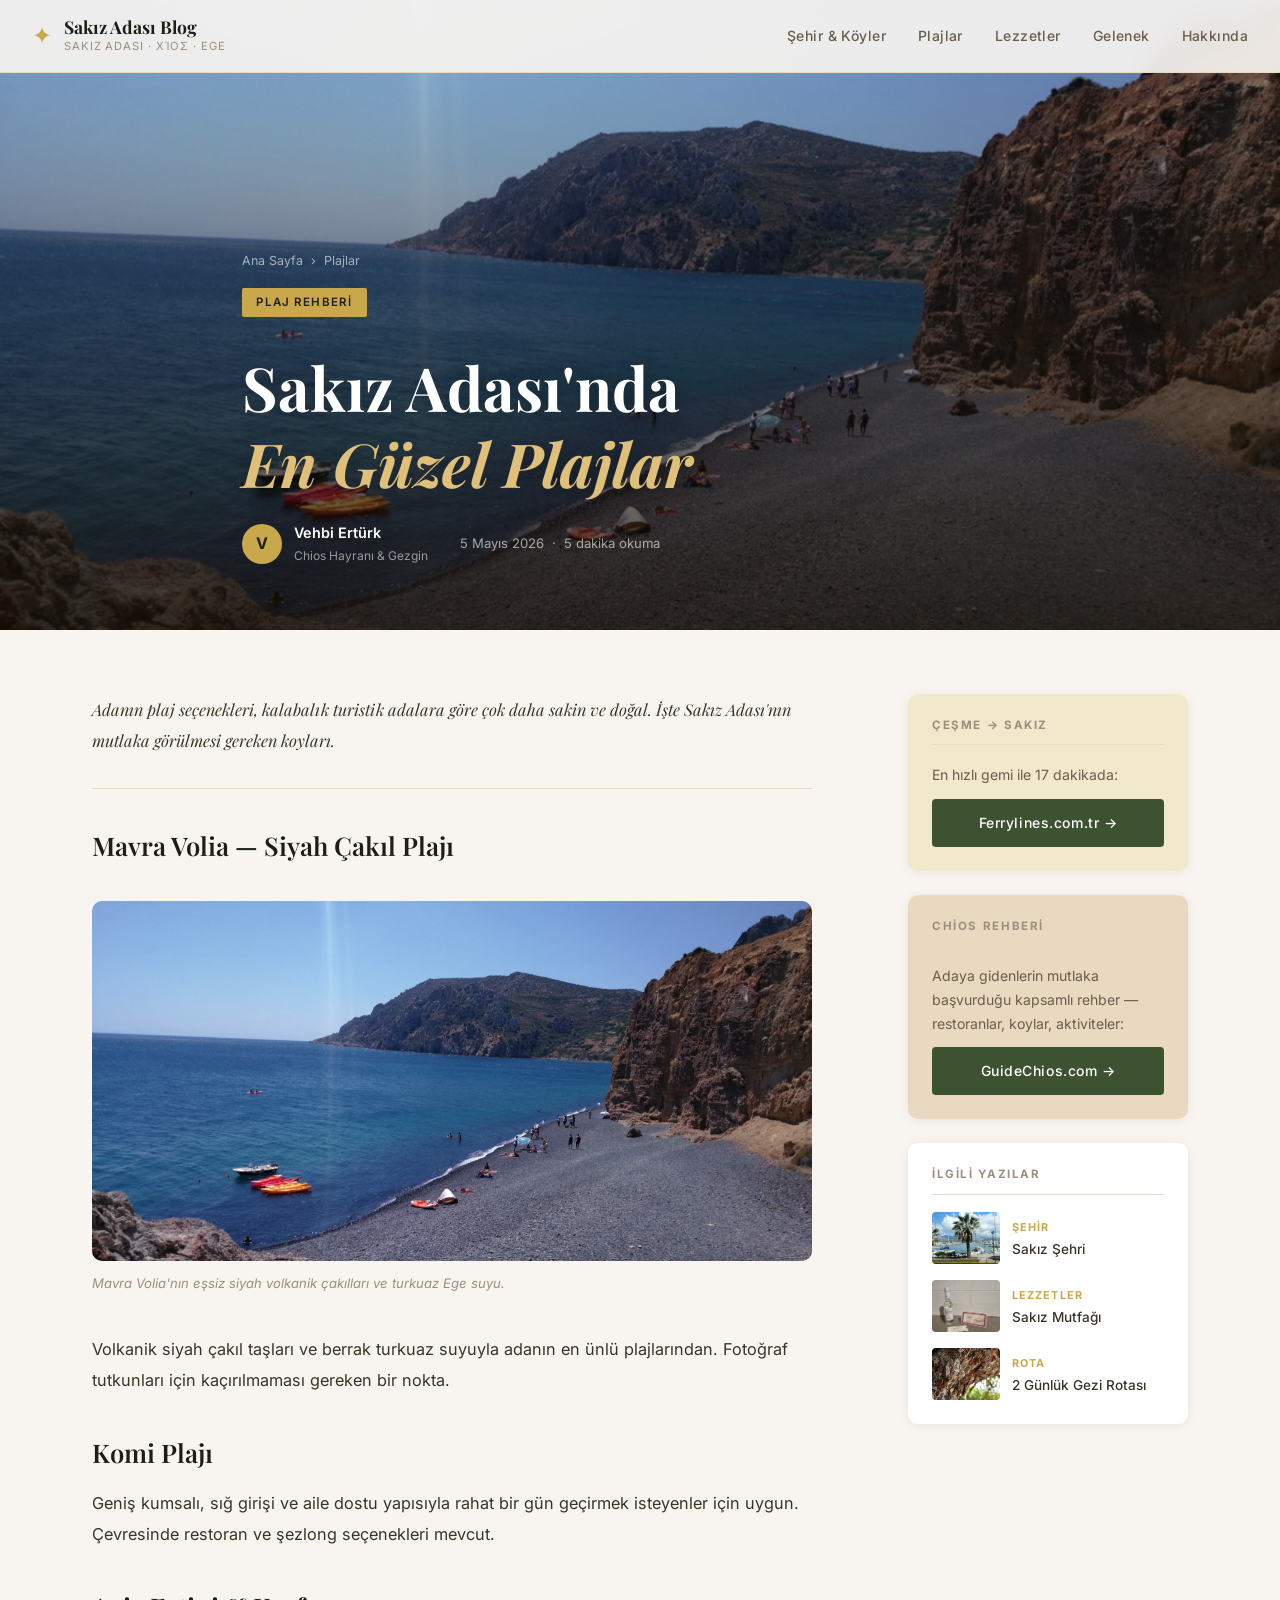
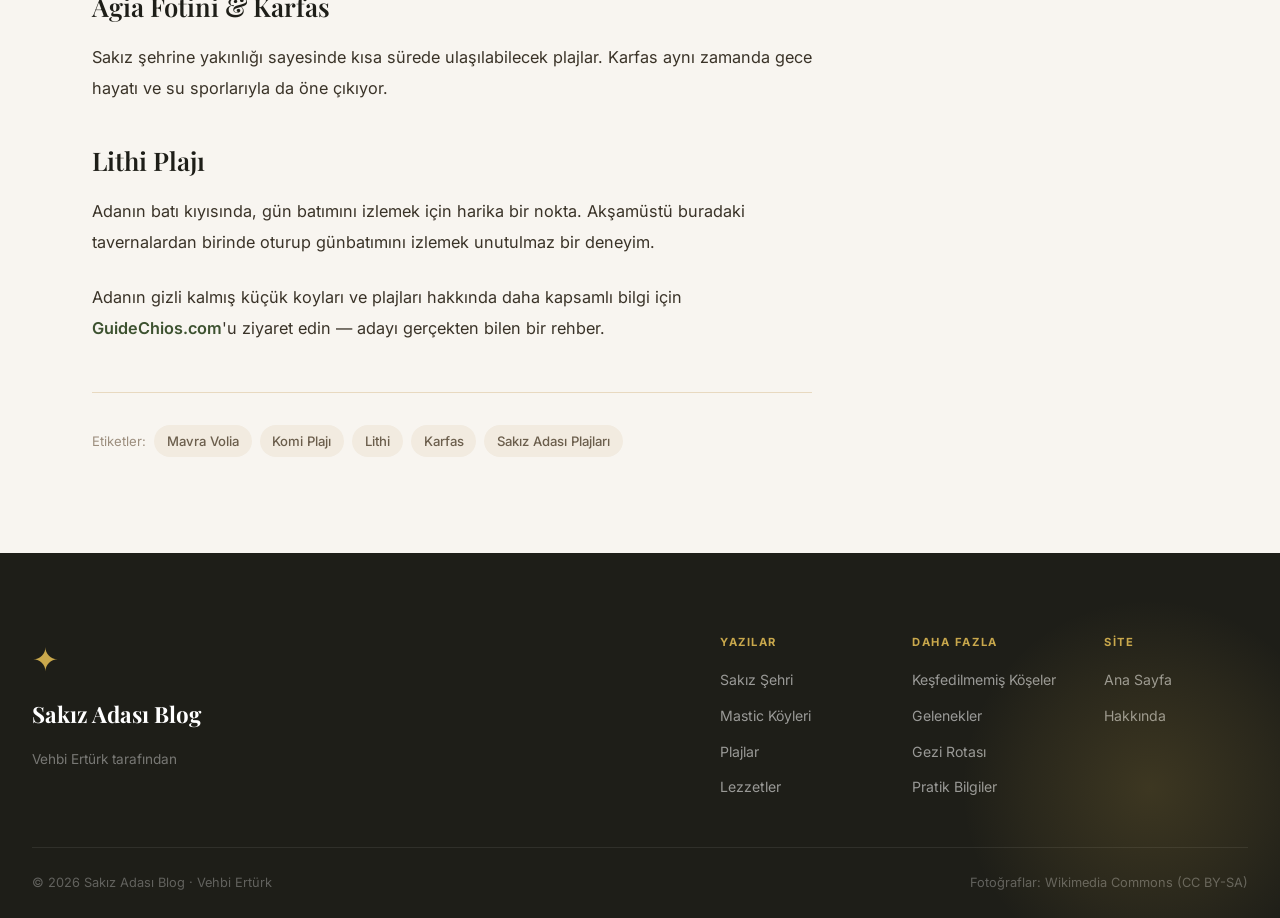
<file: en-guzel-plajlar/index.html>
<!DOCTYPE html>
<html lang="tr">
<head>
  <meta charset="UTF-8" /><meta name="viewport" content="width=device-width, initial-scale=1.0" />
  <title>Sakız Adası'nda En Güzel Plajlar: Mavra Volia, Komi, Lithi | Sakız Adası Blog</title>
  <meta name="description" content="Sakız Adası'nın en güzel plajları: Mavra Volia siyah volkanik çakıl plajı, Komi aile plajı, Lithi günbatımı, Karfas ve Agia Fotini. Tam rehber." />
  <meta name="author" content="Vehbi Ertürk" /><meta name="robots" content="index, follow" />
  <link rel="canonical" href="https://erturklines.com/en-guzel-plajlar/" />
  <meta property="og:type" content="article" /><meta property="og:title" content="Sakız Adası'nda En Güzel Plajlar: Mavra Volia, Komi, Lithi" />
  <meta property="og:description" content="Sakız Adası plajları rehberi: Mavra Volia siyah çakıl, Komi, Lithi günbatımı, Karfas." />
  <meta property="og:url" content="https://erturklines.com/en-guzel-plajlar/" />
  <meta property="og:image" content="https://erturklines.com/images/mavra-volia.jpg" /><meta property="og:site_name" content="Sakız Adası Blog" />
  <meta name="twitter:card" content="summary_large_image" /><meta name="twitter:image" content="https://erturklines.com/images/mavra-volia.jpg" />
  <script type="application/ld+json">{"@context":"https://schema.org","@type":"BlogPosting","headline":"Sakız Adası'nda En Güzel Plajlar","description":"Mavra Volia, Komi, Lithi, Karfas plaj rehberi.","url":"https://erturklines.com/en-guzel-plajlar/","image":"https://erturklines.com/images/mavra-volia.jpg","datePublished":"2026-05-05","author":{"@type":"Person","name":"Vehbi Ertürk"},"inLanguage":"tr","breadcrumb":{"@type":"BreadcrumbList","itemListElement":[{"@type":"ListItem","position":1,"name":"Ana Sayfa","item":"https://erturklines.com/"},{"@type":"ListItem","position":2,"name":"En Güzel Plajlar","item":"https://erturklines.com/en-guzel-plajlar/"}]}}</script>
  <link rel="preconnect" href="https://fonts.googleapis.com" /><link rel="preconnect" href="https://fonts.gstatic.com" crossorigin />
  <link href="https://fonts.googleapis.com/css2?family=Playfair+Display:ital,wght@0,400;0,600;0,700;1,400;1,600&family=Inter:wght@300;400;500;600&display=swap" rel="stylesheet" />
  <link rel="stylesheet" href="../style.css" /><link rel="stylesheet" href="../post.css" />
  <script async src="https://www.googletagmanager.com/gtag/js?id=G-PK34DTBVY6"></script>
  <script>window.dataLayer=window.dataLayer||[];function gtag(){dataLayer.push(arguments);}gtag('js',new Date());gtag('config','G-PK34DTBVY6');</script>
</head>
<body>
  <nav class="nav" id="nav"><div class="nav-inner"><a href="/" class="nav-logo"><span class="nav-logo-mark">✦</span><div><div class="nav-logo-title">Sakız Adası Blog</div><div class="nav-logo-sub">Sakız Adası · Χίος · Ege</div></div></a><ul class="nav-links"><li><a href="/#sehir">Şehir &amp; Köyler</a></li><li><a href="/#plajlar">Plajlar</a></li><li><a href="/#lezzetler">Lezzetler</a></li><li><a href="/#gelenek">Gelenek</a></li><li><a href="/#hakkinda">Hakkında</a></li></ul></div></nav>
  <header class="post-hero">
    <div class="post-hero-image" style="background-image:url('../images/mavra-volia.jpg');background-size:cover;background-position:center;"></div>
    <div class="post-hero-overlay"></div>
    <div class="post-hero-content">
      <div class="post-breadcrumb"><a href="/">Ana Sayfa</a> <span>›</span> <span>Plajlar</span></div>
      <span class="hero-tag">Plaj Rehberi</span>
      <h1 class="post-title">Sakız Adası'nda<br /><em>En Güzel Plajlar</em></h1>
      <div class="post-hero-meta"><div class="post-author"><div class="post-author-avatar">V</div><div><div class="post-author-name">Vehbi Ertürk</div><div class="post-author-role">Chios Hayranı &amp; Gezgin</div></div></div><div class="post-hero-info"><time datetime="2026-05-05">5 Mayıs 2026</time><span>·</span><span>5 dakika okuma</span></div></div>
    </div>
  </header>
  <div class="post-layout">
    <article class="post-article">
      <p class="post-lead">Adanın plaj seçenekleri, kalabalık turistik adalara göre çok daha sakin ve doğal. İşte Sakız Adası'nın mutlaka görülmesi gereken koyları.</p>
      <h2>Mavra Volia — Siyah Çakıl Plajı</h2>
      <figure class="post-image-block">
        <img src="../images/mavra-volia.jpg" alt="Mavra Volia siyah volkanik çakıl plajı turkuaz Ege suyu Sakız Adası" class="post-image" style="height:360px;width:100%;object-fit:cover;border-radius:10px;" loading="lazy" />
        <figcaption>Mavra Volia'nın eşsiz siyah volkanik çakılları ve turkuaz Ege suyu.</figcaption>
      </figure>
      <p>Volkanik siyah çakıl taşları ve berrak turkuaz suyuyla adanın en ünlü plajlarından. Fotoğraf tutkunları için kaçırılmaması gereken bir nokta.</p>
      <h2>Komi Plajı</h2>
      <p>Geniş kumsalı, sığ girişi ve aile dostu yapısıyla rahat bir gün geçirmek isteyenler için uygun. Çevresinde restoran ve şezlong seçenekleri mevcut.</p>
      <h2>Agia Fotini &amp; Karfas</h2>
      <p>Sakız şehrine yakınlığı sayesinde kısa sürede ulaşılabilecek plajlar. Karfas aynı zamanda gece hayatı ve su sporlarıyla da öne çıkıyor.</p>
      <h2>Lithi Plajı</h2>
      <p>Adanın batı kıyısında, gün batımını izlemek için harika bir nokta. Akşamüstü buradaki tavernalardan birinde oturup günbatımını izlemek unutulmaz bir deneyim.</p>
      <p>Adanın gizli kalmış küçük koyları ve plajları hakkında daha kapsamlı bilgi için <a href="https://www.guidechios.com" target="_blank" rel="noopener" style="color:var(--olive);font-weight:600;">GuideChios.com</a>'u ziyaret edin — adayı gerçekten bilen bir rehber.</p>
      <div class="post-tags"><span>Etiketler:</span><a href="/">Mavra Volia</a><a href="/">Komi Plajı</a><a href="/">Lithi</a><a href="/">Karfas</a><a href="/">Sakız Adası Plajları</a></div>
    </article>
    <aside class="post-sidebar">
      <div class="sidebar-widget widget-newsletter"><h4 class="widget-title">Çeşme → Sakız</h4><p class="widget-text">En hızlı gemi ile 17 dakikada:</p><a href="https://www.ferrylines.com.tr" target="_blank" rel="noopener" class="btn btn-primary" style="display:flex;justify-content:center;">Ferrylines.com.tr →</a></div>
      <div class="sidebar-widget widget-newsletter" style="background:var(--sand);"><h4 class="widget-title">Chios Rehberi</h4><p class="widget-text">Adaya gidenlerin mutlaka başvurduğu kapsamlı rehber — restoranlar, koylar, aktiviteler:</p><a href="https://www.guidechios.com" target="_blank" rel="noopener" class="btn btn-primary" style="display:flex;justify-content:center;">GuideChios.com →</a></div>
      <div class="sidebar-widget"><h4 class="widget-title">İlgili Yazılar</h4><div class="related-list"><a href="/sakiz-sehri-chora/" class="related-item"><div class="related-image" style="background-image:url('../images/chora.jpg');background-size:cover;"></div><div class="related-text"><span class="related-cat">Şehir</span><p>Sakız Şehri</p></div></a><a href="/sakiz-mutfagi-lezzetler/" class="related-item"><div class="related-image" style="background-image:url('../images/mastic-food.jpg');background-size:cover;"></div><div class="related-text"><span class="related-cat">Lezzetler</span><p>Sakız Mutfağı</p></div></a><a href="/sakiz-gezi-rotasi-2-gun/" class="related-item"><div class="related-image" style="background-image:url('../images/mastic-grove.jpg');background-size:cover;"></div><div class="related-text"><span class="related-cat">Rota</span><p>2 Günlük Gezi Rotası</p></div></a></div></div>
    </aside>
  </div>
  <footer class="footer"><div class="footer-inner"><div class="footer-brand"><span class="footer-logo-mark">✦</span><div class="footer-logo-title">Sakız Adası Blog</div><p>Vehbi Ertürk tarafından</p></div><div class="footer-links"><div class="footer-col"><h5>Yazılar</h5><a href="/sakiz-sehri-chora/">Sakız Şehri</a><a href="/mastic-koyleri-mesta-pyrgi/">Mastic Köyleri</a><a href="/en-guzel-plajlar/">Plajlar</a><a href="/sakiz-mutfagi-lezzetler/">Lezzetler</a></div><div class="footer-col"><h5>Daha Fazla</h5><a href="/vrontados-kessfedilmemis-koseler/">Keşfedilmemiş Köşeler</a><a href="/yunan-bayramlari-gelenekler/">Gelenekler</a><a href="/sakiz-gezi-rotasi-2-gun/">Gezi Rotası</a><a href="/pratik-bilgiler/">Pratik Bilgiler</a></div><div class="footer-col"><h5>Site</h5><a href="/">Ana Sayfa</a><a href="/#hakkinda">Hakkında</a></div></div></div><div class="footer-bottom"><p>© 2026 Sakız Adası Blog · Vehbi Ertürk</p><p>Fotoğraflar: Wikimedia Commons (CC BY-SA)</p></div></footer>
  <script src="../script.js"></script>
</body>
</html>
</file>
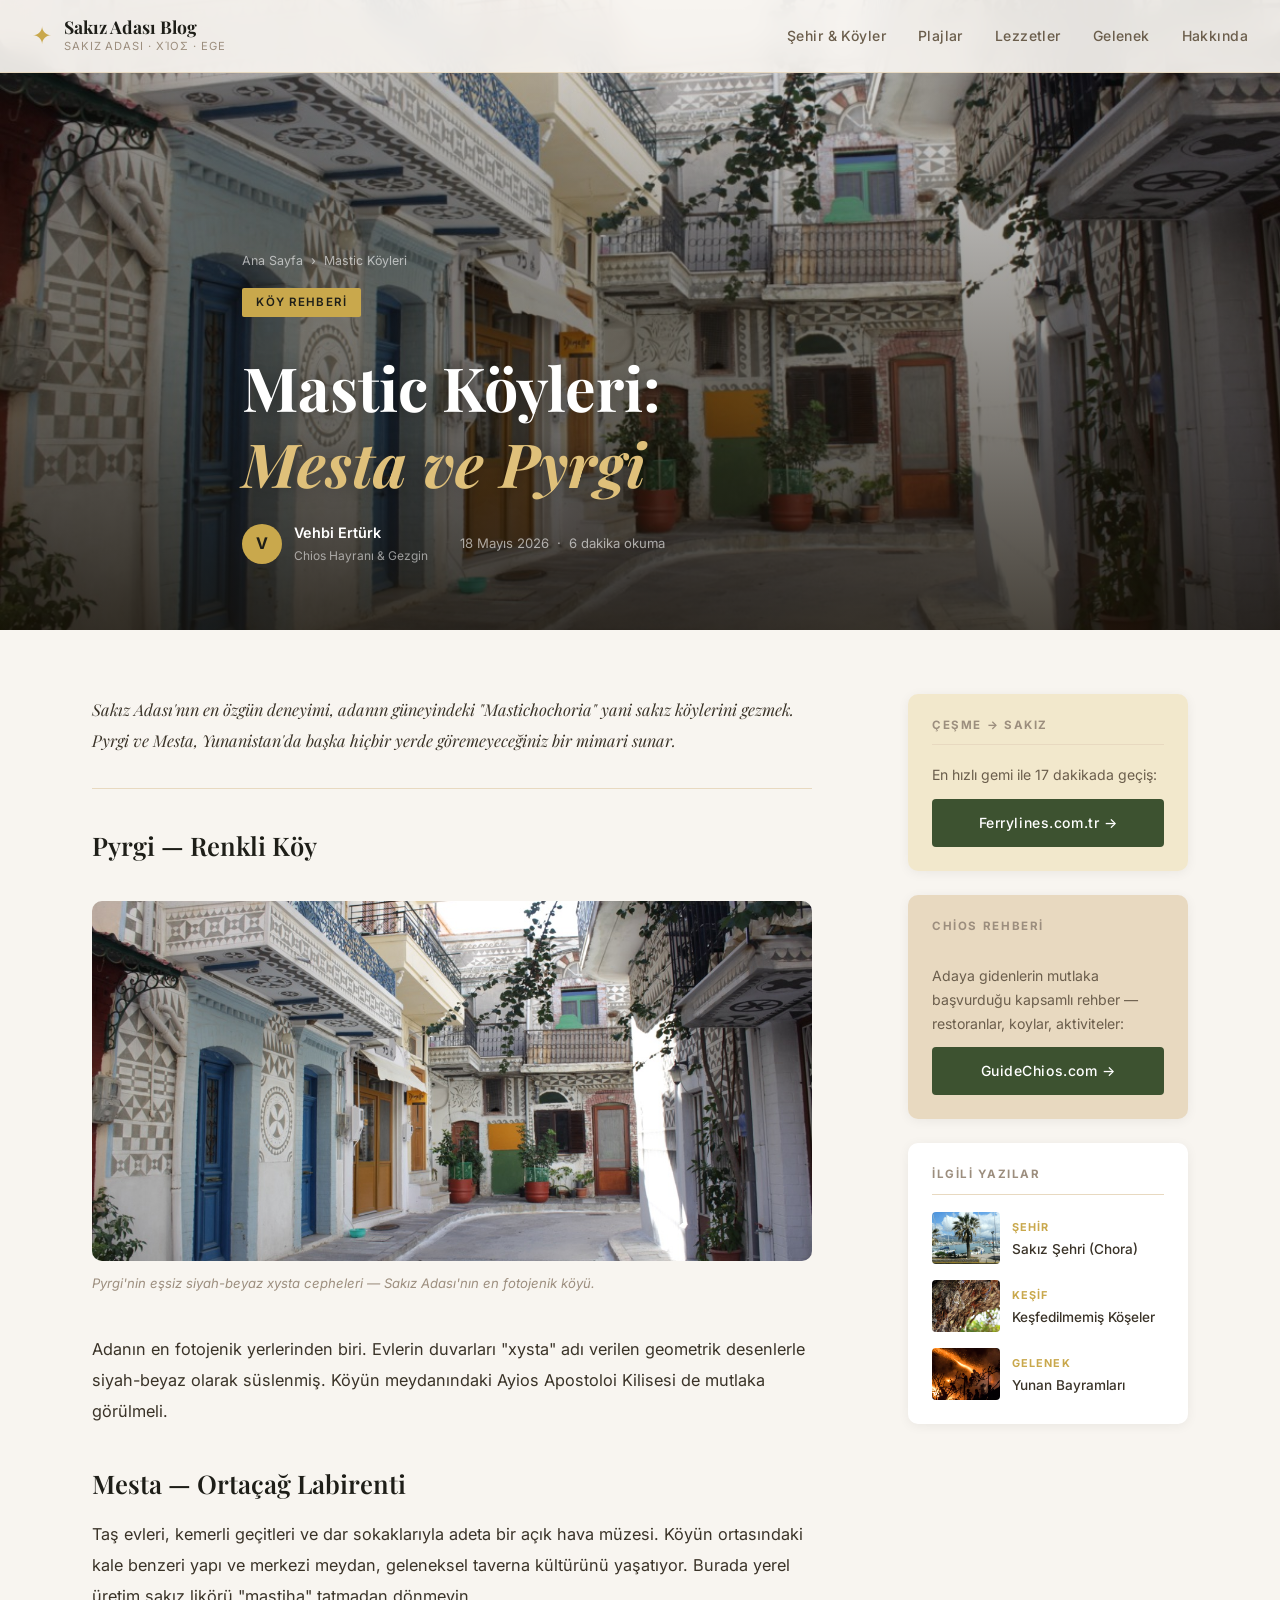
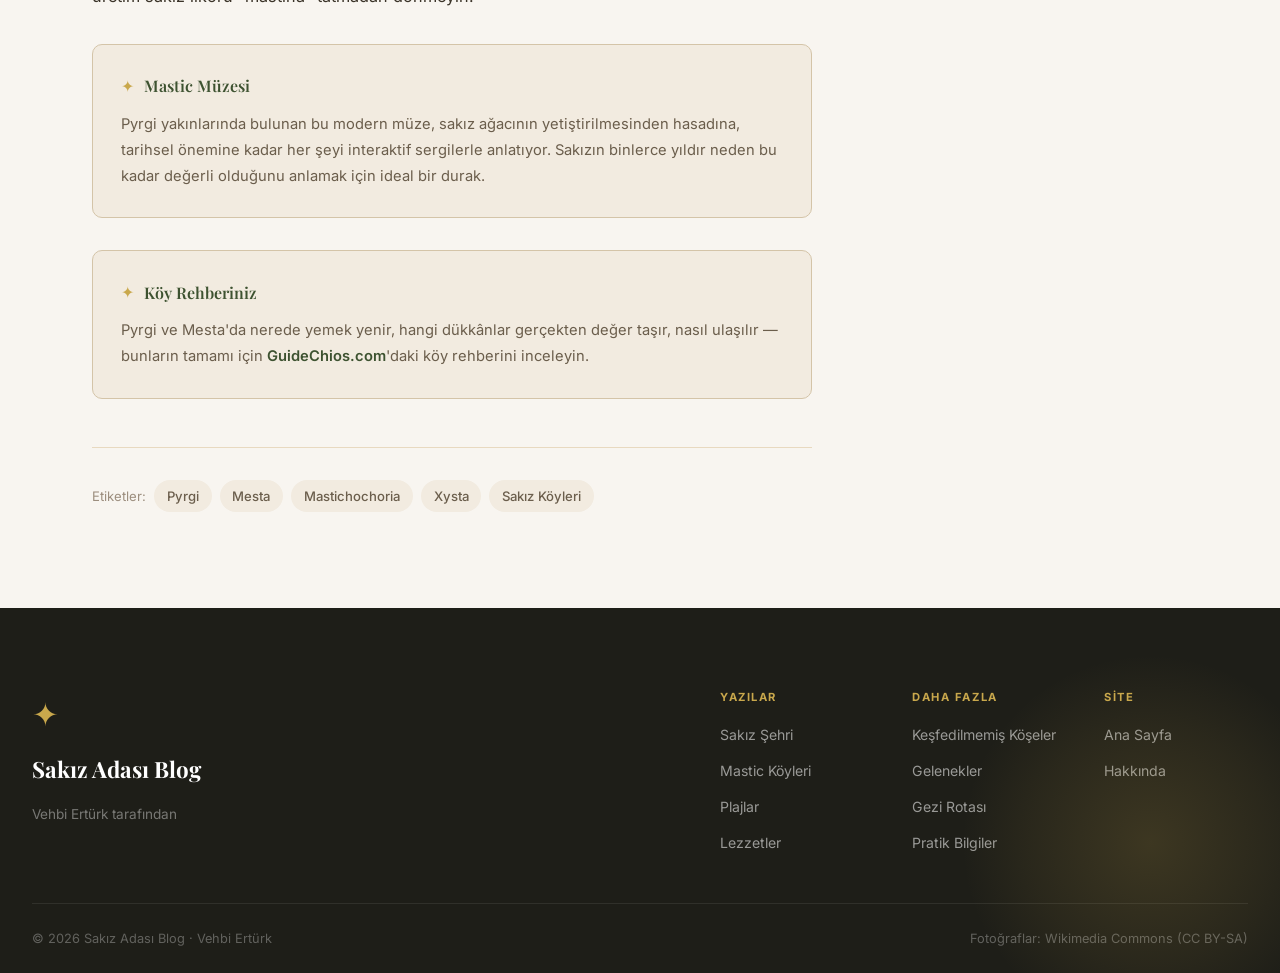
<file: mastic-koyleri-mesta-pyrgi/index.html>
<!DOCTYPE html>
<html lang="tr">
<head>
  <meta charset="UTF-8" /><meta name="viewport" content="width=device-width, initial-scale=1.0" />
  <title>Mastic Köyleri: Mesta ve Pyrgi — Sakız Adası'nın Özgün Kalbi | Sakız Adası Blog</title>
  <meta name="description" content="Pyrgi'nin siyah-beyaz xysta desenleri, Mesta'nın ortaçağ labirenti ve Mastic Müzesi. Sakız Adası'nın en özgün deneyimi Mastichochoria köylerinde başlıyor." />
  <meta name="author" content="Vehbi Ertürk" /><meta name="robots" content="index, follow" />
  <link rel="canonical" href="https://erturklines.com/mastic-koyleri-mesta-pyrgi/" />
  <meta property="og:type" content="article" /><meta property="og:title" content="Mastic Köyleri: Mesta ve Pyrgi — Sakız Adası'nın Özgün Kalbi" />
  <meta property="og:description" content="Pyrgi xysta desenleri, Mesta ortaçağ labirenti ve Mastic Müzesi — Mastichochoria rehberi." />
  <meta property="og:url" content="https://erturklines.com/mastic-koyleri-mesta-pyrgi/" />
  <meta property="og:image" content="https://erturklines.com/images/pyrgi.jpg" /><meta property="og:site_name" content="Sakız Adası Blog" />
  <meta name="twitter:card" content="summary_large_image" /><meta name="twitter:image" content="https://erturklines.com/images/pyrgi.jpg" />
  <script type="application/ld+json">{"@context":"https://schema.org","@type":"BlogPosting","headline":"Mastic Köyleri: Mesta ve Pyrgi","description":"Pyrgi xysta desenleri, Mesta ortaçağ labirenti, Mastic Müzesi rehberi.","url":"https://erturklines.com/mastic-koyleri-mesta-pyrgi/","image":"https://erturklines.com/images/pyrgi.jpg","datePublished":"2026-05-18","author":{"@type":"Person","name":"Vehbi Ertürk"},"inLanguage":"tr","breadcrumb":{"@type":"BreadcrumbList","itemListElement":[{"@type":"ListItem","position":1,"name":"Ana Sayfa","item":"https://erturklines.com/"},{"@type":"ListItem","position":2,"name":"Mastic Köyleri","item":"https://erturklines.com/mastic-koyleri-mesta-pyrgi/"}]}}</script>
  <link rel="preconnect" href="https://fonts.googleapis.com" /><link rel="preconnect" href="https://fonts.gstatic.com" crossorigin />
  <link href="https://fonts.googleapis.com/css2?family=Playfair+Display:ital,wght@0,400;0,600;0,700;1,400;1,600&family=Inter:wght@300;400;500;600&display=swap" rel="stylesheet" />
  <link rel="stylesheet" href="../style.css" /><link rel="stylesheet" href="../post.css" />
  <script async src="https://www.googletagmanager.com/gtag/js?id=G-PK34DTBVY6"></script>
  <script>window.dataLayer=window.dataLayer||[];function gtag(){dataLayer.push(arguments);}gtag('js',new Date());gtag('config','G-PK34DTBVY6');</script>
</head>
<body>
  <nav class="nav" id="nav"><div class="nav-inner"><a href="/" class="nav-logo"><span class="nav-logo-mark">✦</span><div><div class="nav-logo-title">Sakız Adası Blog</div><div class="nav-logo-sub">Sakız Adası · Χίος · Ege</div></div></a><ul class="nav-links"><li><a href="/#sehir">Şehir &amp; Köyler</a></li><li><a href="/#plajlar">Plajlar</a></li><li><a href="/#lezzetler">Lezzetler</a></li><li><a href="/#gelenek">Gelenek</a></li><li><a href="/#hakkinda">Hakkında</a></li></ul></div></nav>

  <header class="post-hero">
    <div class="post-hero-image" style="background-image:url('../images/pyrgi.jpg');background-size:cover;background-position:center;"></div>
    <div class="post-hero-overlay"></div>
    <div class="post-hero-content">
      <div class="post-breadcrumb"><a href="/">Ana Sayfa</a> <span>›</span> <span>Mastic Köyleri</span></div>
      <span class="hero-tag">Köy Rehberi</span>
      <h1 class="post-title">Mastic Köyleri:<br /><em>Mesta ve Pyrgi</em></h1>
      <div class="post-hero-meta"><div class="post-author"><div class="post-author-avatar">V</div><div><div class="post-author-name">Vehbi Ertürk</div><div class="post-author-role">Chios Hayranı &amp; Gezgin</div></div></div><div class="post-hero-info"><time datetime="2026-05-18">18 Mayıs 2026</time><span>·</span><span>6 dakika okuma</span></div></div>
    </div>
  </header>

  <div class="post-layout">
    <article class="post-article">
      <p class="post-lead">Sakız Adası'nın en özgün deneyimi, adanın güneyindeki "Mastichochoria" yani sakız köylerini gezmek. Pyrgi ve Mesta, Yunanistan'da başka hiçbir yerde göremeyeceğiniz bir mimari sunar.</p>
      <h2>Pyrgi — Renkli Köy</h2>
      <figure class="post-image-block">
        <img src="../images/pyrgi.jpg" alt="Pyrgi köyü siyah beyaz geometrik xysta desenleri Sakız Adası Mastichochoria" class="post-image" style="height:360px;width:100%;object-fit:cover;border-radius:10px;" loading="lazy" />
        <figcaption>Pyrgi'nin eşsiz siyah-beyaz xysta cepheleri — Sakız Adası'nın en fotojenik köyü.</figcaption>
      </figure>
      <p>Adanın en fotojenik yerlerinden biri. Evlerin duvarları "xysta" adı verilen geometrik desenlerle siyah-beyaz olarak süslenmiş. Köyün meydanındaki Ayios Apostoloi Kilisesi de mutlaka görülmeli.</p>
      <h2>Mesta — Ortaçağ Labirenti</h2>
      <p>Taş evleri, kemerli geçitleri ve dar sokaklarıyla adeta bir açık hava müzesi. Köyün ortasındaki kale benzeri yapı ve merkezi meydan, geleneksel taverna kültürünü yaşatıyor. Burada yerel üretim sakız likörü "mastiha" tatmadan dönmeyin.</p>
      <div class="post-fact-box"><div class="fact-box-header"><span class="fact-icon">✦</span><h4>Mastic Müzesi</h4></div><p>Pyrgi yakınlarında bulunan bu modern müze, sakız ağacının yetiştirilmesinden hasadına, tarihsel önemine kadar her şeyi interaktif sergilerle anlatıyor. Sakızın binlerce yıldır neden bu kadar değerli olduğunu anlamak için ideal bir durak.</p></div>
      <div class="post-fact-box"><div class="fact-box-header"><span class="fact-icon">✦</span><h4>Köy Rehberiniz</h4></div><p>Pyrgi ve Mesta'da nerede yemek yenir, hangi dükkânlar gerçekten değer taşır, nasıl ulaşılır — bunların tamamı için <a href="https://www.guidechios.com" target="_blank" rel="noopener" style="color:var(--olive);font-weight:600;">GuideChios.com</a>'daki köy rehberini inceleyin.</p></div>
      <div class="post-tags"><span>Etiketler:</span><a href="/">Pyrgi</a><a href="/">Mesta</a><a href="/">Mastichochoria</a><a href="/">Xysta</a><a href="/">Sakız Köyleri</a></div>
    </article>
    <aside class="post-sidebar">
      <div class="sidebar-widget widget-newsletter"><h4 class="widget-title">Çeşme → Sakız</h4><p class="widget-text">En hızlı gemi ile 17 dakikada geçiş:</p><a href="https://www.ferrylines.com.tr" target="_blank" rel="noopener" class="btn btn-primary" style="display:flex;justify-content:center;">Ferrylines.com.tr →</a></div>
      <div class="sidebar-widget widget-newsletter" style="background:var(--sand);"><h4 class="widget-title">Chios Rehberi</h4><p class="widget-text">Adaya gidenlerin mutlaka başvurduğu kapsamlı rehber — restoranlar, koylar, aktiviteler:</p><a href="https://www.guidechios.com" target="_blank" rel="noopener" class="btn btn-primary" style="display:flex;justify-content:center;">GuideChios.com →</a></div>
      <div class="sidebar-widget"><h4 class="widget-title">İlgili Yazılar</h4><div class="related-list"><a href="/sakiz-sehri-chora/" class="related-item"><div class="related-image" style="background-image:url('../images/chora.jpg');background-size:cover;"></div><div class="related-text"><span class="related-cat">Şehir</span><p>Sakız Şehri (Chora)</p></div></a><a href="/vrontados-kessfedilmemis-koseler/" class="related-item"><div class="related-image" style="background-image:url('../images/mastic-grove.jpg');background-size:cover;"></div><div class="related-text"><span class="related-cat">Keşif</span><p>Keşfedilmemiş Köşeler</p></div></a><a href="/yunan-bayramlari-gelenekler/" class="related-item"><div class="related-image" style="background-image:url('../images/rouketopolemos.jpg');background-size:cover;"></div><div class="related-text"><span class="related-cat">Gelenek</span><p>Yunan Bayramları</p></div></a></div></div>
    </aside>
  </div>
  <footer class="footer"><div class="footer-inner"><div class="footer-brand"><span class="footer-logo-mark">✦</span><div class="footer-logo-title">Sakız Adası Blog</div><p>Vehbi Ertürk tarafından</p></div><div class="footer-links"><div class="footer-col"><h5>Yazılar</h5><a href="/sakiz-sehri-chora/">Sakız Şehri</a><a href="/mastic-koyleri-mesta-pyrgi/">Mastic Köyleri</a><a href="/en-guzel-plajlar/">Plajlar</a><a href="/sakiz-mutfagi-lezzetler/">Lezzetler</a></div><div class="footer-col"><h5>Daha Fazla</h5><a href="/vrontados-kessfedilmemis-koseler/">Keşfedilmemiş Köşeler</a><a href="/yunan-bayramlari-gelenekler/">Gelenekler</a><a href="/sakiz-gezi-rotasi-2-gun/">Gezi Rotası</a><a href="/pratik-bilgiler/">Pratik Bilgiler</a></div><div class="footer-col"><h5>Site</h5><a href="/">Ana Sayfa</a><a href="/#hakkinda">Hakkında</a></div></div></div><div class="footer-bottom"><p>© 2026 Sakız Adası Blog · Vehbi Ertürk</p><p>Fotoğraflar: Wikimedia Commons (CC BY-SA)</p></div></footer>
  <script src="../script.js"></script>
</body>
</html>
</file>
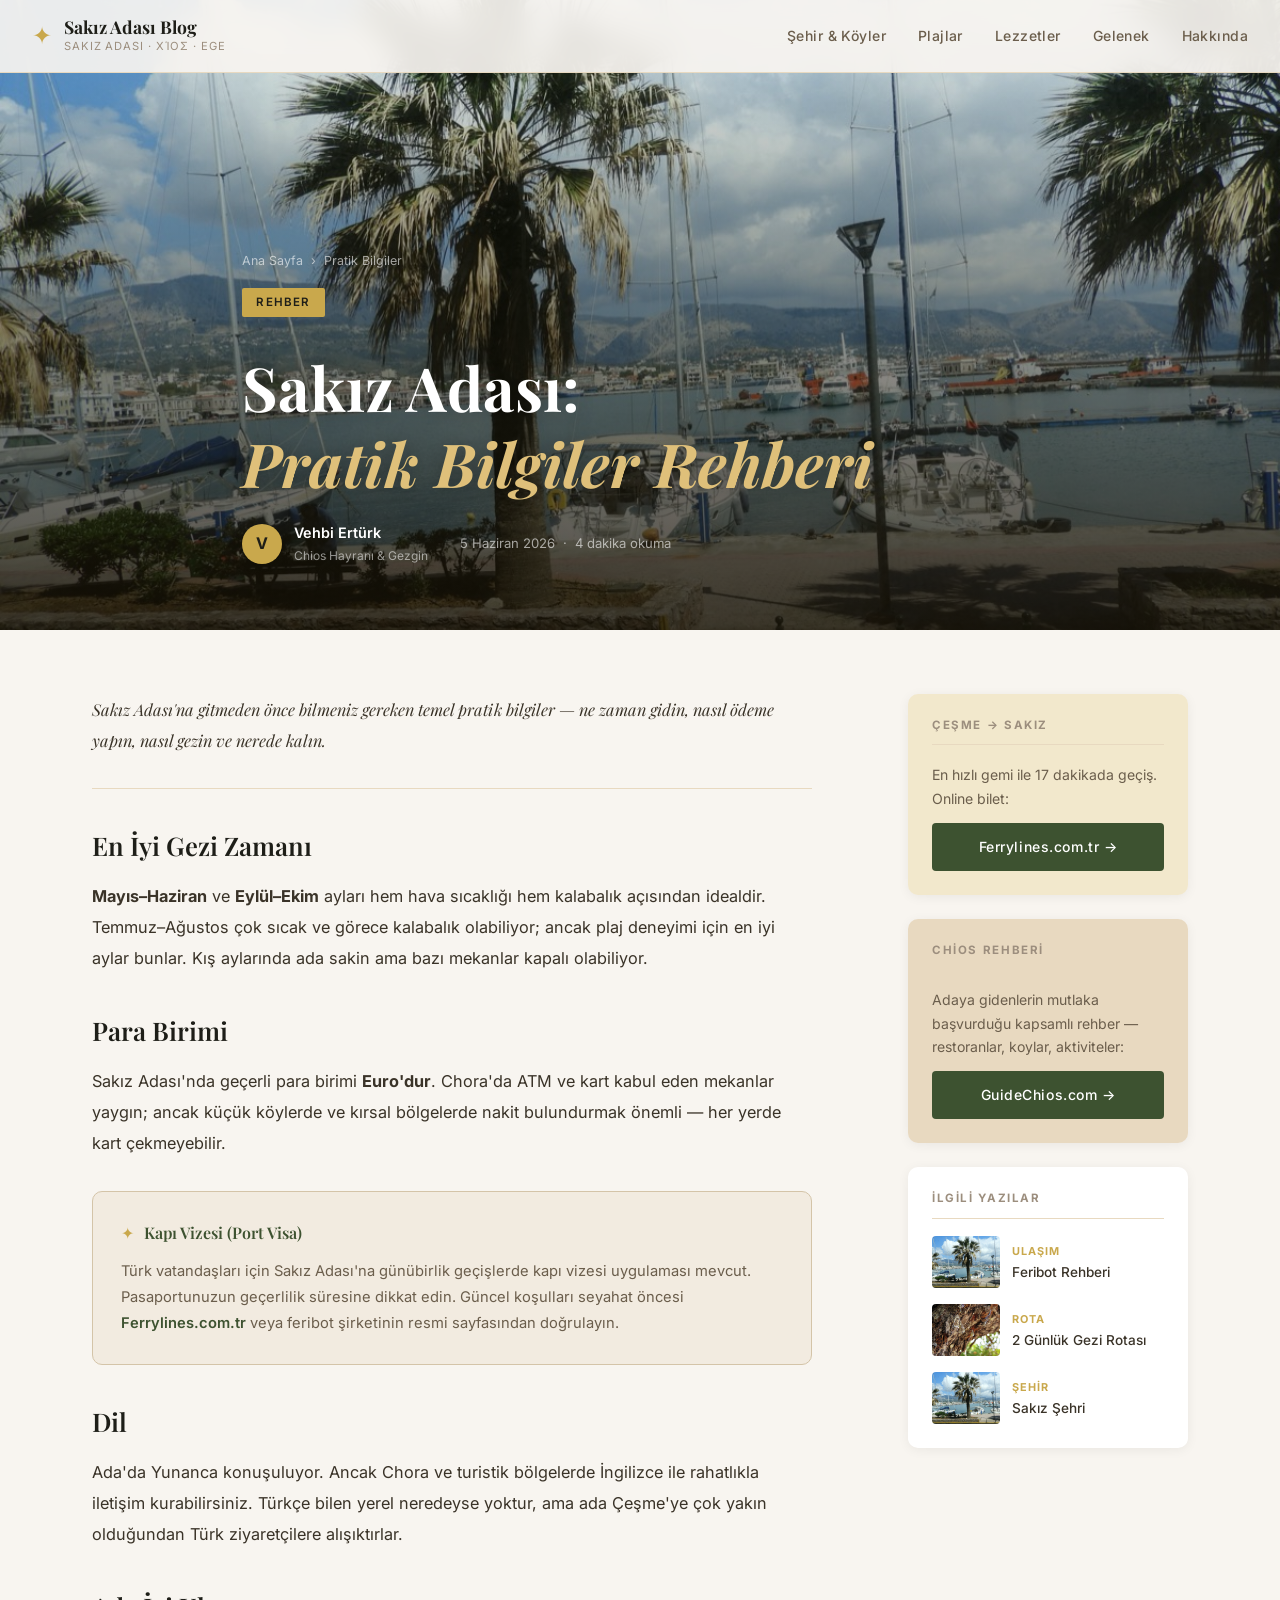
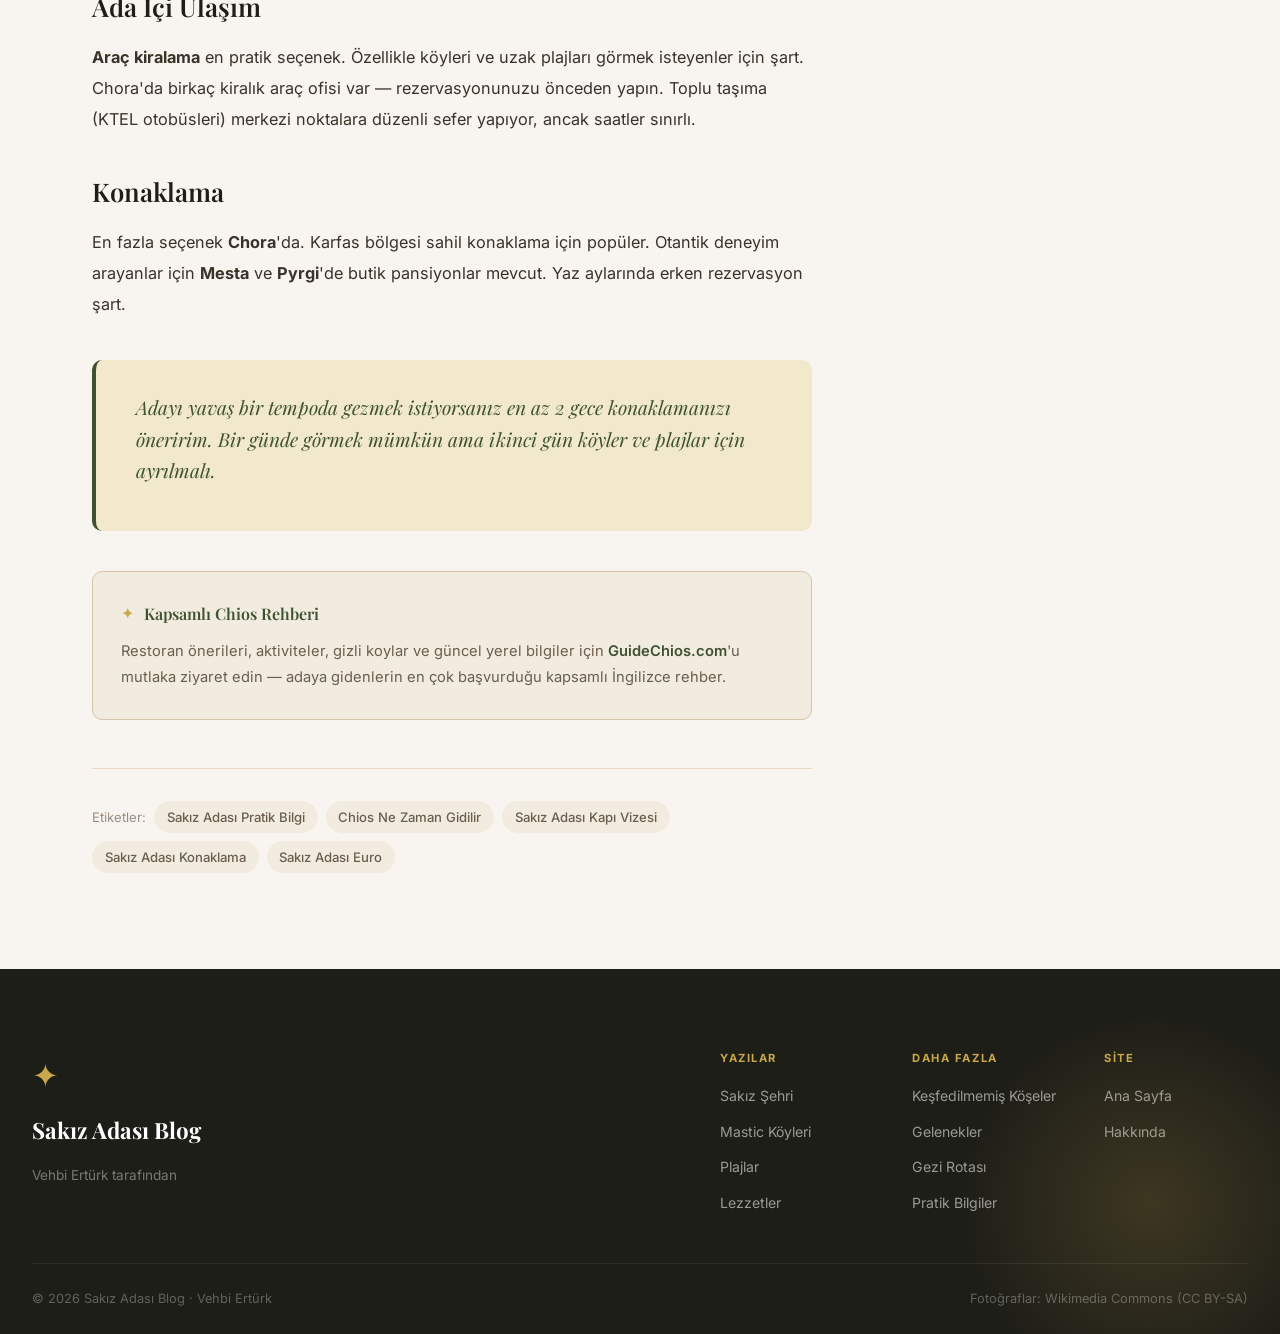
<file: pratik-bilgiler/index.html>
<!DOCTYPE html>
<html lang="tr">
<head>
  <meta charset="UTF-8" /><meta name="viewport" content="width=device-width, initial-scale=1.0" />
  <title>Sakız Adası Pratik Bilgiler: Para, Dil, Ulaşım, En İyi Dönem | Sakız Adası Blog</title>
  <meta name="description" content="Sakız Adası'na gitmeden önce bilmeniz gerekenler: en iyi gezi zamanı Mayıs-Haziran, para birimi Euro, araç kiralama, kapı vizesi ve konaklama önerileri." />
  <meta name="author" content="Vehbi Ertürk" /><meta name="robots" content="index, follow" />
  <link rel="canonical" href="https://erturklines.com/pratik-bilgiler/" />
  <meta property="og:type" content="article" /><meta property="og:title" content="Sakız Adası Pratik Bilgiler: Para, Dil, Ulaşım, En İyi Dönem" />
  <meta property="og:description" content="Sakız Adası'na gitmeden önce: en iyi dönem, Euro, araç kiralama ve konaklama rehberi." />
  <meta property="og:url" content="https://erturklines.com/pratik-bilgiler/" />
  <meta property="og:image" content="https://erturklines.com/images/chora.jpg" /><meta property="og:site_name" content="Sakız Adası Blog" />
  <meta name="twitter:card" content="summary_large_image" /><meta name="twitter:image" content="https://erturklines.com/images/chora.jpg" />
  <script type="application/ld+json">{"@context":"https://schema.org","@type":"BlogPosting","headline":"Sakız Adası Pratik Bilgiler","description":"En iyi gezi zamanı, Euro, araç kiralama, kapı vizesi ve konaklama rehberi.","url":"https://erturklines.com/pratik-bilgiler/","image":"https://erturklines.com/images/chora.jpg","datePublished":"2026-06-05","author":{"@type":"Person","name":"Vehbi Ertürk"},"inLanguage":"tr","breadcrumb":{"@type":"BreadcrumbList","itemListElement":[{"@type":"ListItem","position":1,"name":"Ana Sayfa","item":"https://erturklines.com/"},{"@type":"ListItem","position":2,"name":"Pratik Bilgiler","item":"https://erturklines.com/pratik-bilgiler/"}]}}</script>
  <link rel="preconnect" href="https://fonts.googleapis.com" /><link rel="preconnect" href="https://fonts.gstatic.com" crossorigin />
  <link href="https://fonts.googleapis.com/css2?family=Playfair+Display:ital,wght@0,400;0,600;0,700;1,400;1,600&family=Inter:wght@300;400;500;600&display=swap" rel="stylesheet" />
  <link rel="stylesheet" href="../style.css" /><link rel="stylesheet" href="../post.css" />
  <script async src="https://www.googletagmanager.com/gtag/js?id=G-PK34DTBVY6"></script>
  <script>window.dataLayer=window.dataLayer||[];function gtag(){dataLayer.push(arguments);}gtag('js',new Date());gtag('config','G-PK34DTBVY6');</script>
</head>
<body>
  <nav class="nav" id="nav"><div class="nav-inner"><a href="/" class="nav-logo"><span class="nav-logo-mark">✦</span><div><div class="nav-logo-title">Sakız Adası Blog</div><div class="nav-logo-sub">Sakız Adası · Χίος · Ege</div></div></a><ul class="nav-links"><li><a href="/#sehir">Şehir &amp; Köyler</a></li><li><a href="/#plajlar">Plajlar</a></li><li><a href="/#lezzetler">Lezzetler</a></li><li><a href="/#gelenek">Gelenek</a></li><li><a href="/#hakkinda">Hakkında</a></li></ul></div></nav>

  <header class="post-hero">
    <div class="post-hero-image" style="background-image:url('../images/chora.jpg');background-size:cover;background-position:center;"></div>
    <div class="post-hero-overlay"></div>
    <div class="post-hero-content">
      <div class="post-breadcrumb"><a href="/">Ana Sayfa</a> <span>›</span> <span>Pratik Bilgiler</span></div>
      <span class="hero-tag">Rehber</span>
      <h1 class="post-title">Sakız Adası:<br /><em>Pratik Bilgiler Rehberi</em></h1>
      <div class="post-hero-meta"><div class="post-author"><div class="post-author-avatar">V</div><div><div class="post-author-name">Vehbi Ertürk</div><div class="post-author-role">Chios Hayranı &amp; Gezgin</div></div></div><div class="post-hero-info"><time datetime="2026-06-05">5 Haziran 2026</time><span>·</span><span>4 dakika okuma</span></div></div>
    </div>
  </header>

  <div class="post-layout">
    <article class="post-article">
      <p class="post-lead">Sakız Adası'na gitmeden önce bilmeniz gereken temel pratik bilgiler — ne zaman gidin, nasıl ödeme yapın, nasıl gezin ve nerede kalın.</p>

      <h2>En İyi Gezi Zamanı</h2>
      <p><strong>Mayıs–Haziran</strong> ve <strong>Eylül–Ekim</strong> ayları hem hava sıcaklığı hem kalabalık açısından idealdir. Temmuz–Ağustos çok sıcak ve görece kalabalık olabiliyor; ancak plaj deneyimi için en iyi aylar bunlar. Kış aylarında ada sakin ama bazı mekanlar kapalı olabiliyor.</p>

      <h2>Para Birimi</h2>
      <p>Sakız Adası'nda geçerli para birimi <strong>Euro'dur</strong>. Chora'da ATM ve kart kabul eden mekanlar yaygın; ancak küçük köylerde ve kırsal bölgelerde nakit bulundurmak önemli — her yerde kart çekmeyebilir.</p>

      <div class="post-fact-box"><div class="fact-box-header"><span class="fact-icon">✦</span><h4>Kapı Vizesi (Port Visa)</h4></div><p>Türk vatandaşları için Sakız Adası'na günübirlik geçişlerde kapı vizesi uygulaması mevcut. Pasaportunuzun geçerlilik süresine dikkat edin. Güncel koşulları seyahat öncesi <a href="https://www.ferrylines.com.tr" target="_blank" rel="noopener" style="color:var(--olive);font-weight:600;">Ferrylines.com.tr</a> veya feribot şirketinin resmi sayfasından doğrulayın.</p></div>

      <h2>Dil</h2>
      <p>Ada'da Yunanca konuşuluyor. Ancak Chora ve turistik bölgelerde İngilizce ile rahatlıkla iletişim kurabilirsiniz. Türkçe bilen yerel neredeyse yoktur, ama ada Çeşme'ye çok yakın olduğundan Türk ziyaretçilere alışıktırlar.</p>

      <h2>Ada İçi Ulaşım</h2>
      <p><strong>Araç kiralama</strong> en pratik seçenek. Özellikle köyleri ve uzak plajları görmek isteyenler için şart. Chora'da birkaç kiralık araç ofisi var — rezervasyonunuzu önceden yapın. Toplu taşıma (KTEL otobüsleri) merkezi noktalara düzenli sefer yapıyor, ancak saatler sınırlı.</p>

      <h2>Konaklama</h2>
      <p>En fazla seçenek <strong>Chora</strong>'da. Karfas bölgesi sahil konaklama için popüler. Otantik deneyim arayanlar için <strong>Mesta</strong> ve <strong>Pyrgi</strong>'de butik pansiyonlar mevcut. Yaz aylarında erken rezervasyon şart.</p>

      <div class="post-pullquote post-pullquote--light"><blockquote>Adayı yavaş bir tempoda gezmek istiyorsanız en az 2 gece konaklamanızı öneririm. Bir günde görmek mümkün ama ikinci gün köyler ve plajlar için ayrılmalı.</blockquote></div>

      <div class="post-fact-box"><div class="fact-box-header"><span class="fact-icon">✦</span><h4>Kapsamlı Chios Rehberi</h4></div><p>Restoran önerileri, aktiviteler, gizli koylar ve güncel yerel bilgiler için <a href="https://www.guidechios.com" target="_blank" rel="noopener" style="color:var(--olive);font-weight:600;">GuideChios.com</a>'u mutlaka ziyaret edin — adaya gidenlerin en çok başvurduğu kapsamlı İngilizce rehber.</p></div>

      <div class="post-tags"><span>Etiketler:</span><a href="/">Sakız Adası Pratik Bilgi</a><a href="/">Chios Ne Zaman Gidilir</a><a href="/">Sakız Adası Kapı Vizesi</a><a href="/">Sakız Adası Konaklama</a><a href="/">Sakız Adası Euro</a></div>
    </article>
    <aside class="post-sidebar">
      <div class="sidebar-widget widget-newsletter"><h4 class="widget-title">Çeşme → Sakız</h4><p class="widget-text">En hızlı gemi ile 17 dakikada geçiş. Online bilet:</p><a href="https://www.ferrylines.com.tr" target="_blank" rel="noopener" class="btn btn-primary" style="display:flex;justify-content:center;">Ferrylines.com.tr →</a></div>
      <div class="sidebar-widget widget-newsletter" style="background:var(--sand);"><h4 class="widget-title">Chios Rehberi</h4><p class="widget-text">Adaya gidenlerin mutlaka başvurduğu kapsamlı rehber — restoranlar, koylar, aktiviteler:</p><a href="https://www.guidechios.com" target="_blank" rel="noopener" class="btn btn-primary" style="display:flex;justify-content:center;">GuideChios.com →</a></div>
      <div class="sidebar-widget"><h4 class="widget-title">İlgili Yazılar</h4><div class="related-list"><a href="/cesme-sakiz-feribot-rehberi/" class="related-item"><div class="related-image" style="background-image:url('../images/chora.jpg');background-size:cover;"></div><div class="related-text"><span class="related-cat">Ulaşım</span><p>Feribot Rehberi</p></div></a><a href="/sakiz-gezi-rotasi-2-gun/" class="related-item"><div class="related-image" style="background-image:url('../images/mastic-grove.jpg');background-size:cover;"></div><div class="related-text"><span class="related-cat">Rota</span><p>2 Günlük Gezi Rotası</p></div></a><a href="/sakiz-sehri-chora/" class="related-item"><div class="related-image" style="background-image:url('../images/chora.jpg');background-size:cover;"></div><div class="related-text"><span class="related-cat">Şehir</span><p>Sakız Şehri</p></div></a></div></div>
    </aside>
  </div>
  <footer class="footer"><div class="footer-inner"><div class="footer-brand"><span class="footer-logo-mark">✦</span><div class="footer-logo-title">Sakız Adası Blog</div><p>Vehbi Ertürk tarafından</p></div><div class="footer-links"><div class="footer-col"><h5>Yazılar</h5><a href="/sakiz-sehri-chora/">Sakız Şehri</a><a href="/mastic-koyleri-mesta-pyrgi/">Mastic Köyleri</a><a href="/en-guzel-plajlar/">Plajlar</a><a href="/sakiz-mutfagi-lezzetler/">Lezzetler</a></div><div class="footer-col"><h5>Daha Fazla</h5><a href="/vrontados-kessfedilmemis-koseler/">Keşfedilmemiş Köşeler</a><a href="/yunan-bayramlari-gelenekler/">Gelenekler</a><a href="/sakiz-gezi-rotasi-2-gun/">Gezi Rotası</a><a href="/pratik-bilgiler/">Pratik Bilgiler</a></div><div class="footer-col"><h5>Site</h5><a href="/">Ana Sayfa</a><a href="/#hakkinda">Hakkında</a></div></div></div><div class="footer-bottom"><p>© 2026 Sakız Adası Blog · Vehbi Ertürk</p><p>Fotoğraflar: Wikimedia Commons (CC BY-SA)</p></div></footer>
  <script src="../script.js"></script>
</body>
</html>
</file>
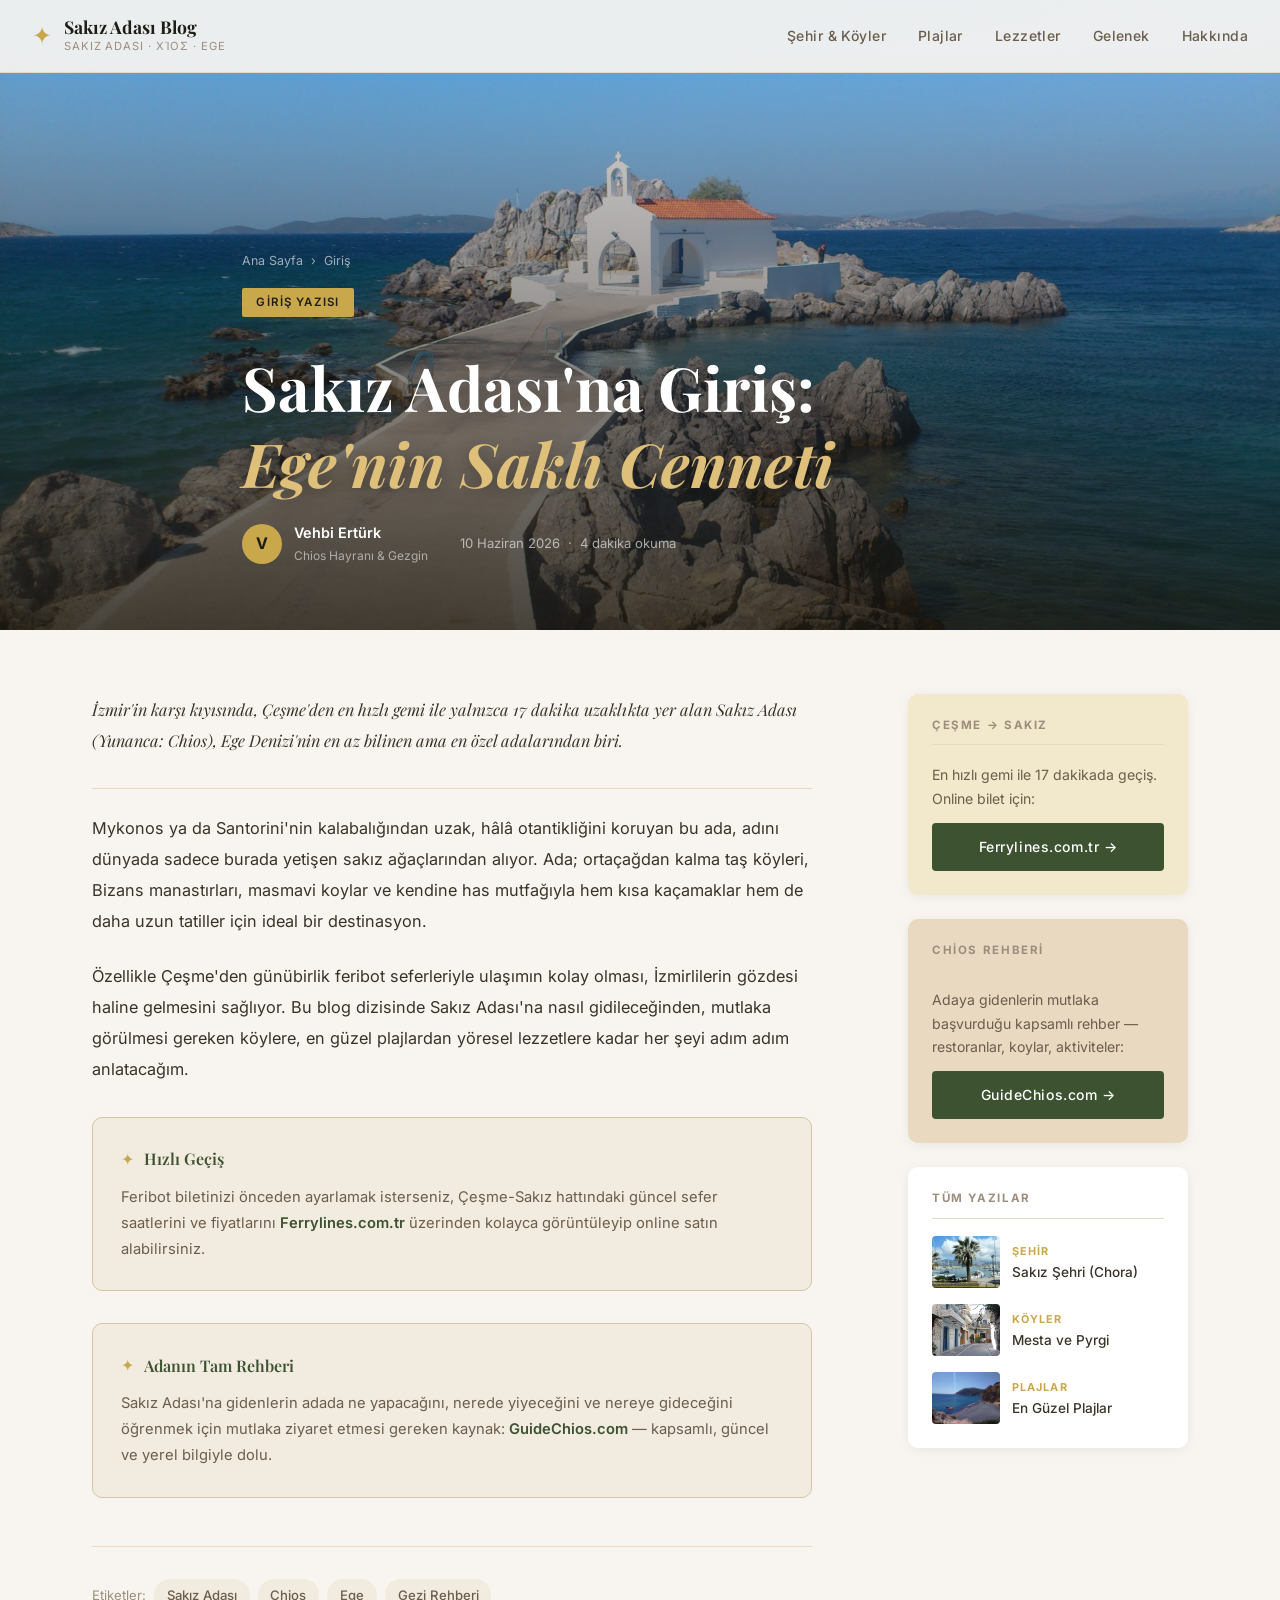
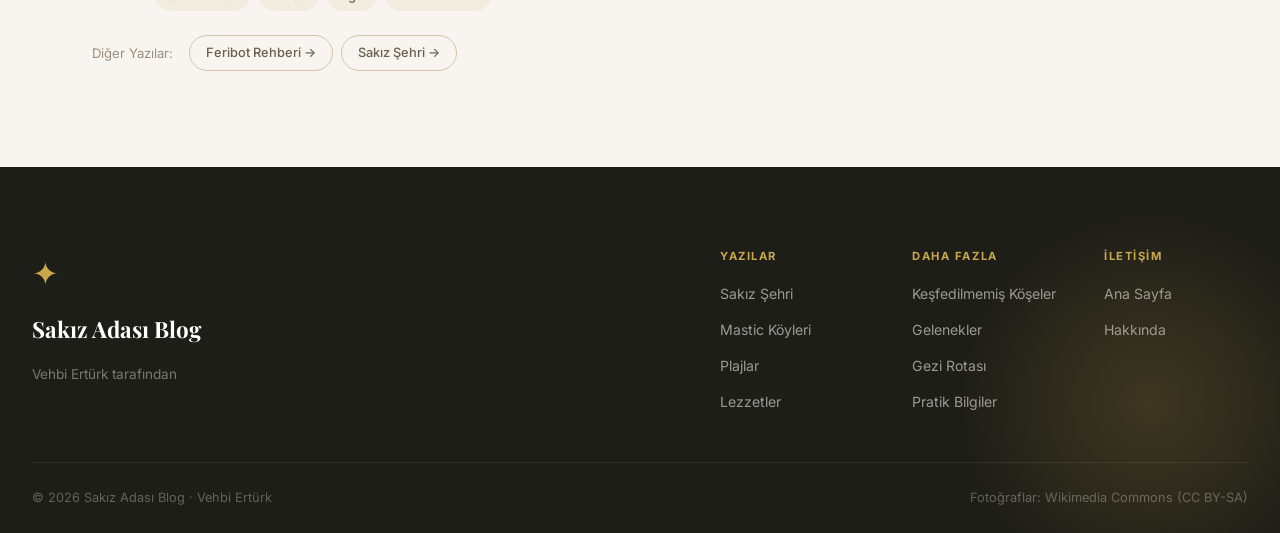
<file: sakiz-adasina-giris/index.html>
<!DOCTYPE html>
<html lang="tr">
<head>
  <meta charset="UTF-8" />
  <meta name="viewport" content="width=device-width, initial-scale=1.0" />
  <title>Sakız Adası'na Giriş: Ege'nin Saklı Cenneti | Sakız Adası Blog</title>
  <meta name="description" content="Çeşme'den en hızlı gemi ile 17 dakikada Sakız Adası. Mykonos kalabalığından uzak, otantik, sakız ağaçlarının yurdu Chios hakkında her şey." />
  <meta name="author" content="Vehbi Ertürk" />
  <meta name="robots" content="index, follow" />
  <link rel="canonical" href="https://erturklines.com/sakiz-adasina-giris/" />
  <meta property="og:type" content="article" />
  <meta property="og:title" content="Sakız Adası'na Giriş: Ege'nin Saklı Cenneti" />
  <meta property="og:description" content="Çeşme'den en hızlı gemi ile 17 dakikada Sakız Adası. Mykonos kalabalığından uzak, otantik Chios." />
  <meta property="og:url" content="https://erturklines.com/sakiz-adasina-giris/" />
  <meta property="og:image" content="https://erturklines.com/images/hero.jpg" />
  <meta property="og:site_name" content="Sakız Adası Blog" />
  <meta name="twitter:card" content="summary_large_image" />
  <meta name="twitter:image" content="https://erturklines.com/images/hero.jpg" />
  <script type="application/ld+json">
  {
    "@context": "https://schema.org",
    "@type": "BlogPosting",
    "headline": "Sakız Adası'na Giriş: Ege'nin Saklı Cenneti",
    "description": "Çeşme'den en hızlı gemi ile 17 dakikada Sakız Adası.",
    "url": "https://erturklines.com/sakiz-adasina-giris/",
    "image": "https://erturklines.com/images/hero.jpg",
    "datePublished": "2026-06-10",
    "author": { "@type": "Person", "name": "Vehbi Ertürk" },
    "publisher": { "@type": "Person", "name": "Vehbi Ertürk" },
    "inLanguage": "tr",
    "breadcrumb": {
      "@type": "BreadcrumbList",
      "itemListElement": [
        { "@type": "ListItem", "position": 1, "name": "Ana Sayfa", "item": "https://erturklines.com/" },
        { "@type": "ListItem", "position": 2, "name": "Sakız Adası'na Giriş", "item": "https://erturklines.com/sakiz-adasina-giris/" }
      ]
    }
  }
  </script>
  <link rel="preconnect" href="https://fonts.googleapis.com" />
  <link rel="preconnect" href="https://fonts.gstatic.com" crossorigin />
  <link href="https://fonts.googleapis.com/css2?family=Playfair+Display:ital,wght@0,400;0,600;0,700;1,400;1,600&family=Inter:wght@300;400;500;600&display=swap" rel="stylesheet" />
  <link rel="stylesheet" href="../style.css" />
  <link rel="stylesheet" href="../post.css" />
  <script async src="https://www.googletagmanager.com/gtag/js?id=G-PK34DTBVY6"></script>
  <script>window.dataLayer=window.dataLayer||[];function gtag(){dataLayer.push(arguments);}gtag('js',new Date());gtag('config','G-PK34DTBVY6');</script>
</head>
<body>
  <nav class="nav" id="nav">
    <div class="nav-inner">
      <a href="/" class="nav-logo">
        <span class="nav-logo-mark">✦</span>
        <div>
          <div class="nav-logo-title">Sakız Adası Blog</div>
          <div class="nav-logo-sub">Sakız Adası · Χίος · Ege</div>
        </div>
      </a>
      <ul class="nav-links">
        <li><a href="/#sehir">Şehir &amp; Köyler</a></li>
        <li><a href="/#plajlar">Plajlar</a></li>
        <li><a href="/#lezzetler">Lezzetler</a></li>
        <li><a href="/#gelenek">Gelenek</a></li>
        <li><a href="/#hakkinda">Hakkında</a></li>
      </ul>
    </div>
  </nav>

  <header class="post-hero">
    <div class="post-hero-image" style="background-image:url('../images/hero.jpg');background-size:cover;background-position:center;"></div>
    <div class="post-hero-overlay"></div>
    <div class="post-hero-content">
      <div class="post-breadcrumb"><a href="/">Ana Sayfa</a> <span>›</span> <span>Giriş</span></div>
      <span class="hero-tag">Giriş Yazısı</span>
      <h1 class="post-title">Sakız Adası'na Giriş:<br /><em>Ege'nin Saklı Cenneti</em></h1>
      <div class="post-hero-meta">
        <div class="post-author"><div class="post-author-avatar">V</div><div><div class="post-author-name">Vehbi Ertürk</div><div class="post-author-role">Chios Hayranı &amp; Gezgin</div></div></div>
        <div class="post-hero-info"><time datetime="2026-06-10">10 Haziran 2026</time><span>·</span><span>4 dakika okuma</span></div>
      </div>
    </div>
  </header>

  <div class="post-layout">
    <article class="post-article">
      <p class="post-lead">İzmir'in karşı kıyısında, Çeşme'den en hızlı gemi ile yalnızca 17 dakika uzaklıkta yer alan Sakız Adası (Yunanca: Chios), Ege Denizi'nin en az bilinen ama en özel adalarından biri.</p>
      <p>Mykonos ya da Santorini'nin kalabalığından uzak, hâlâ otantikliğini koruyan bu ada, adını dünyada sadece burada yetişen sakız ağaçlarından alıyor. Ada; ortaçağdan kalma taş köyleri, Bizans manastırları, masmavi koylar ve kendine has mutfağıyla hem kısa kaçamaklar hem de daha uzun tatiller için ideal bir destinasyon.</p>
      <p>Özellikle Çeşme'den günübirlik feribot seferleriyle ulaşımın kolay olması, İzmirlilerin gözdesi haline gelmesini sağlıyor. Bu blog dizisinde Sakız Adası'na nasıl gidileceğinden, mutlaka görülmesi gereken köylere, en güzel plajlardan yöresel lezzetlere kadar her şeyi adım adım anlatacağım.</p>
      <div class="post-fact-box">
        <div class="fact-box-header"><span class="fact-icon">✦</span><h4>Hızlı Geçiş</h4></div>
        <p>Feribot biletinizi önceden ayarlamak isterseniz, Çeşme-Sakız hattındaki güncel sefer saatlerini ve fiyatlarını <a href="https://www.ferrylines.com.tr" target="_blank" rel="noopener" style="color:var(--olive);font-weight:600;">Ferrylines.com.tr</a> üzerinden kolayca görüntüleyip online satın alabilirsiniz.</p>
      </div>
      <div class="post-fact-box"><div class="fact-box-header"><span class="fact-icon">✦</span><h4>Adanın Tam Rehberi</h4></div><p>Sakız Adası'na gidenlerin adada ne yapacağını, nerede yiyeceğini ve nereye gideceğini öğrenmek için mutlaka ziyaret etmesi gereken kaynak: <a href="https://www.guidechios.com" target="_blank" rel="noopener" style="color:var(--olive);font-weight:600;">GuideChios.com</a> — kapsamlı, güncel ve yerel bilgiyle dolu.</p></div>
      <div class="post-tags"><span>Etiketler:</span><a href="/#stories">Sakız Adası</a><a href="/#stories">Chios</a><a href="/#stories">Ege</a><a href="/#stories">Gezi Rehberi</a></div>
      <div class="post-share"><span>Diğer Yazılar:</span><div class="share-buttons"><a class="share-btn" href="/cesme-sakiz-feribot-rehberi/">Feribot Rehberi →</a><a class="share-btn" href="/sakiz-sehri-chora/">Sakız Şehri →</a></div></div>
    </article>
    <aside class="post-sidebar">
      <div class="sidebar-widget widget-newsletter">
        <h4 class="widget-title">Çeşme → Sakız</h4>
        <p class="widget-text">En hızlı gemi ile 17 dakikada geçiş. Online bilet için:</p>
        <a href="https://www.ferrylines.com.tr" target="_blank" rel="noopener" class="btn btn-primary" style="display:flex;justify-content:center;">Ferrylines.com.tr →</a>
      </div>
      <div class="sidebar-widget widget-newsletter" style="background:var(--sand);"><h4 class="widget-title">Chios Rehberi</h4><p class="widget-text">Adaya gidenlerin mutlaka başvurduğu kapsamlı rehber — restoranlar, koylar, aktiviteler:</p><a href="https://www.guidechios.com" target="_blank" rel="noopener" class="btn btn-primary" style="display:flex;justify-content:center;">GuideChios.com →</a></div>
      <div class="sidebar-widget"><h4 class="widget-title">Tüm Yazılar</h4><div class="related-list">
        <a href="/sakiz-sehri-chora/" class="related-item"><div class="related-image" style="background-image:url('../images/chora.jpg');background-size:cover;"></div><div class="related-text"><span class="related-cat">Şehir</span><p>Sakız Şehri (Chora)</p></div></a>
        <a href="/mastic-koyleri-mesta-pyrgi/" class="related-item"><div class="related-image" style="background-image:url('../images/pyrgi.jpg');background-size:cover;"></div><div class="related-text"><span class="related-cat">Köyler</span><p>Mesta ve Pyrgi</p></div></a>
        <a href="/en-guzel-plajlar/" class="related-item"><div class="related-image" style="background-image:url('../images/mavra-volia.jpg');background-size:cover;"></div><div class="related-text"><span class="related-cat">Plajlar</span><p>En Güzel Plajlar</p></div></a>
      </div></div>
    </aside>
  </div>

  <footer class="footer">
    <div class="footer-inner">
      <div class="footer-brand"><span class="footer-logo-mark">✦</span><div class="footer-logo-title">Sakız Adası Blog</div><p>Vehbi Ertürk tarafından</p></div>
      <div class="footer-links">
        <div class="footer-col"><h5>Yazılar</h5><a href="/sakiz-sehri-chora/">Sakız Şehri</a><a href="/mastic-koyleri-mesta-pyrgi/">Mastic Köyleri</a><a href="/en-guzel-plajlar/">Plajlar</a><a href="/sakiz-mutfagi-lezzetler/">Lezzetler</a></div>
        <div class="footer-col"><h5>Daha Fazla</h5><a href="/vrontados-kessfedilmemis-koseler/">Keşfedilmemiş Köşeler</a><a href="/yunan-bayramlari-gelenekler/">Gelenekler</a><a href="/sakiz-gezi-rotasi-2-gun/">Gezi Rotası</a><a href="/pratik-bilgiler/">Pratik Bilgiler</a></div>
        <div class="footer-col"><h5>İletişim</h5><a href="/">Ana Sayfa</a><a href="/#hakkinda">Hakkında</a></div>
      </div>
    </div>
    <div class="footer-bottom"><p>© 2026 Sakız Adası Blog · Vehbi Ertürk</p><p>Fotoğraflar: Wikimedia Commons (CC BY-SA)</p></div>
  </footer>
  <script src="../script.js"></script>
</body>
</html>
</file>
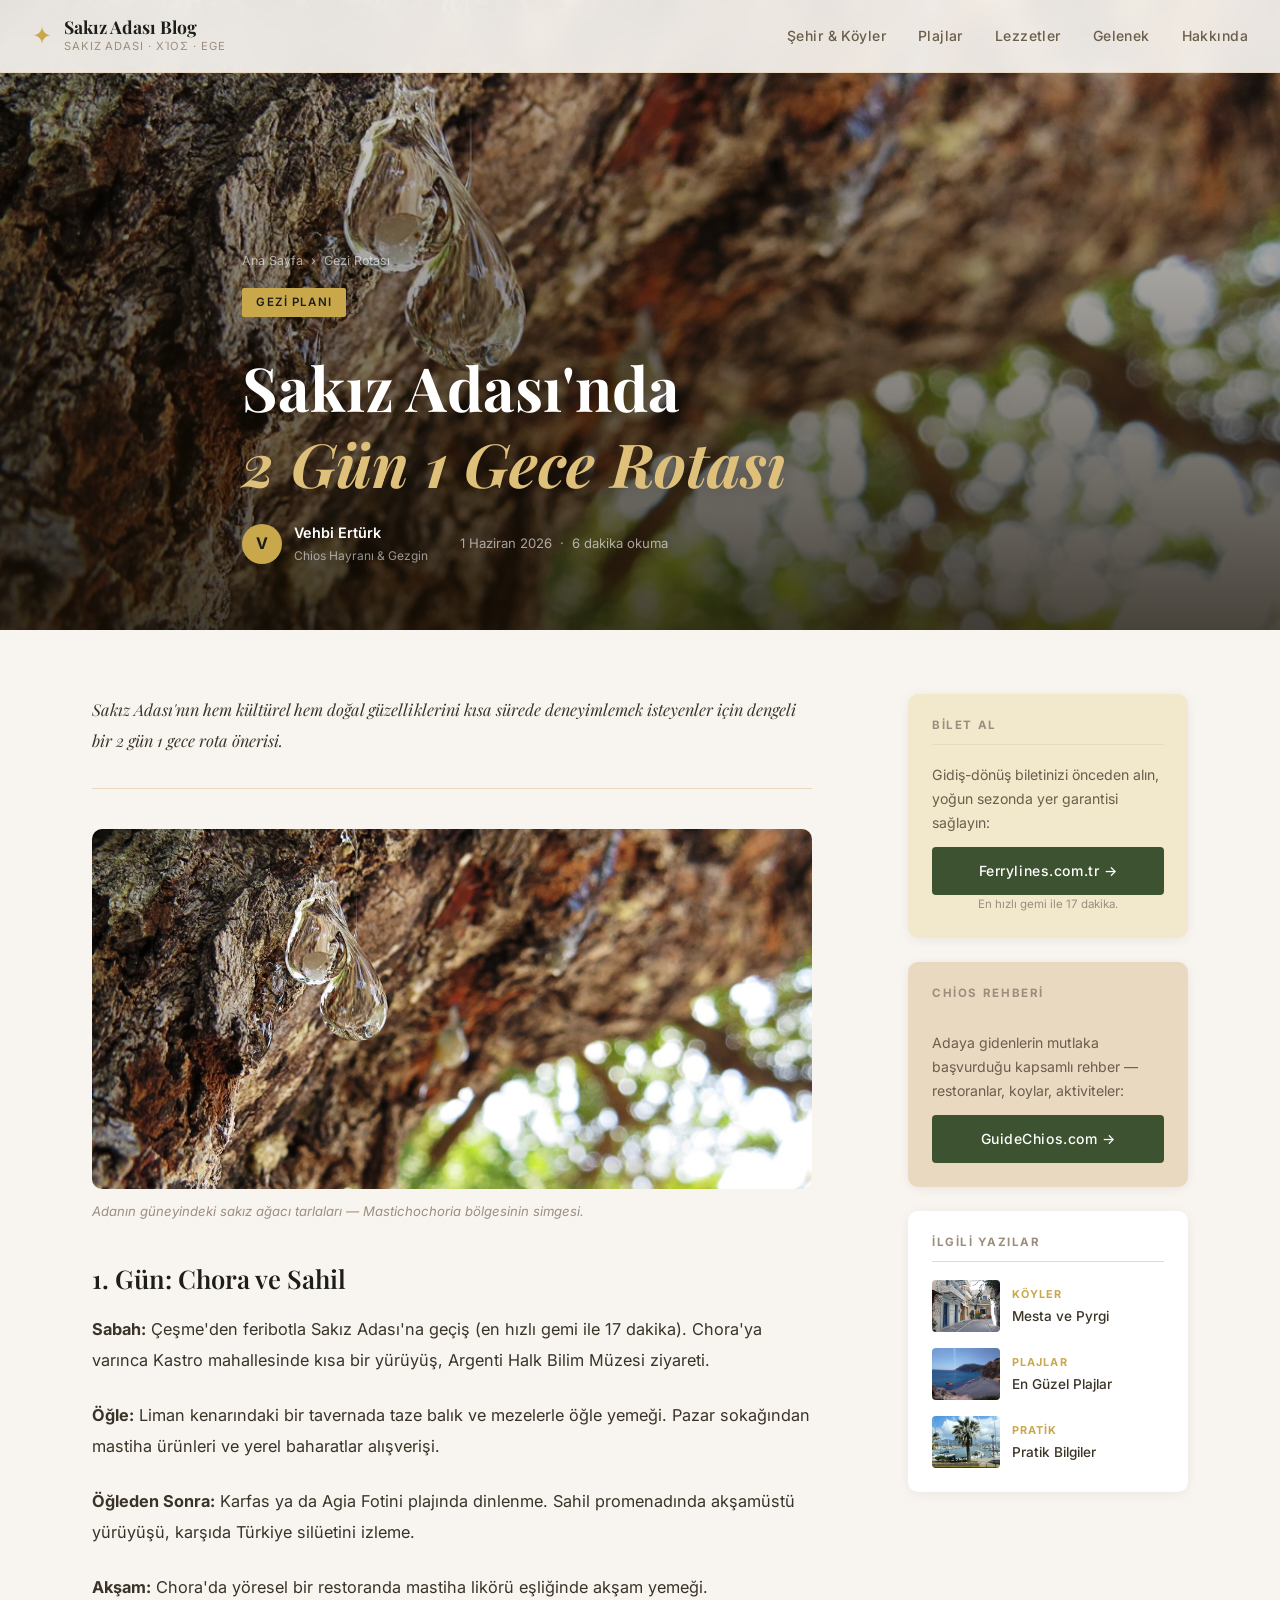
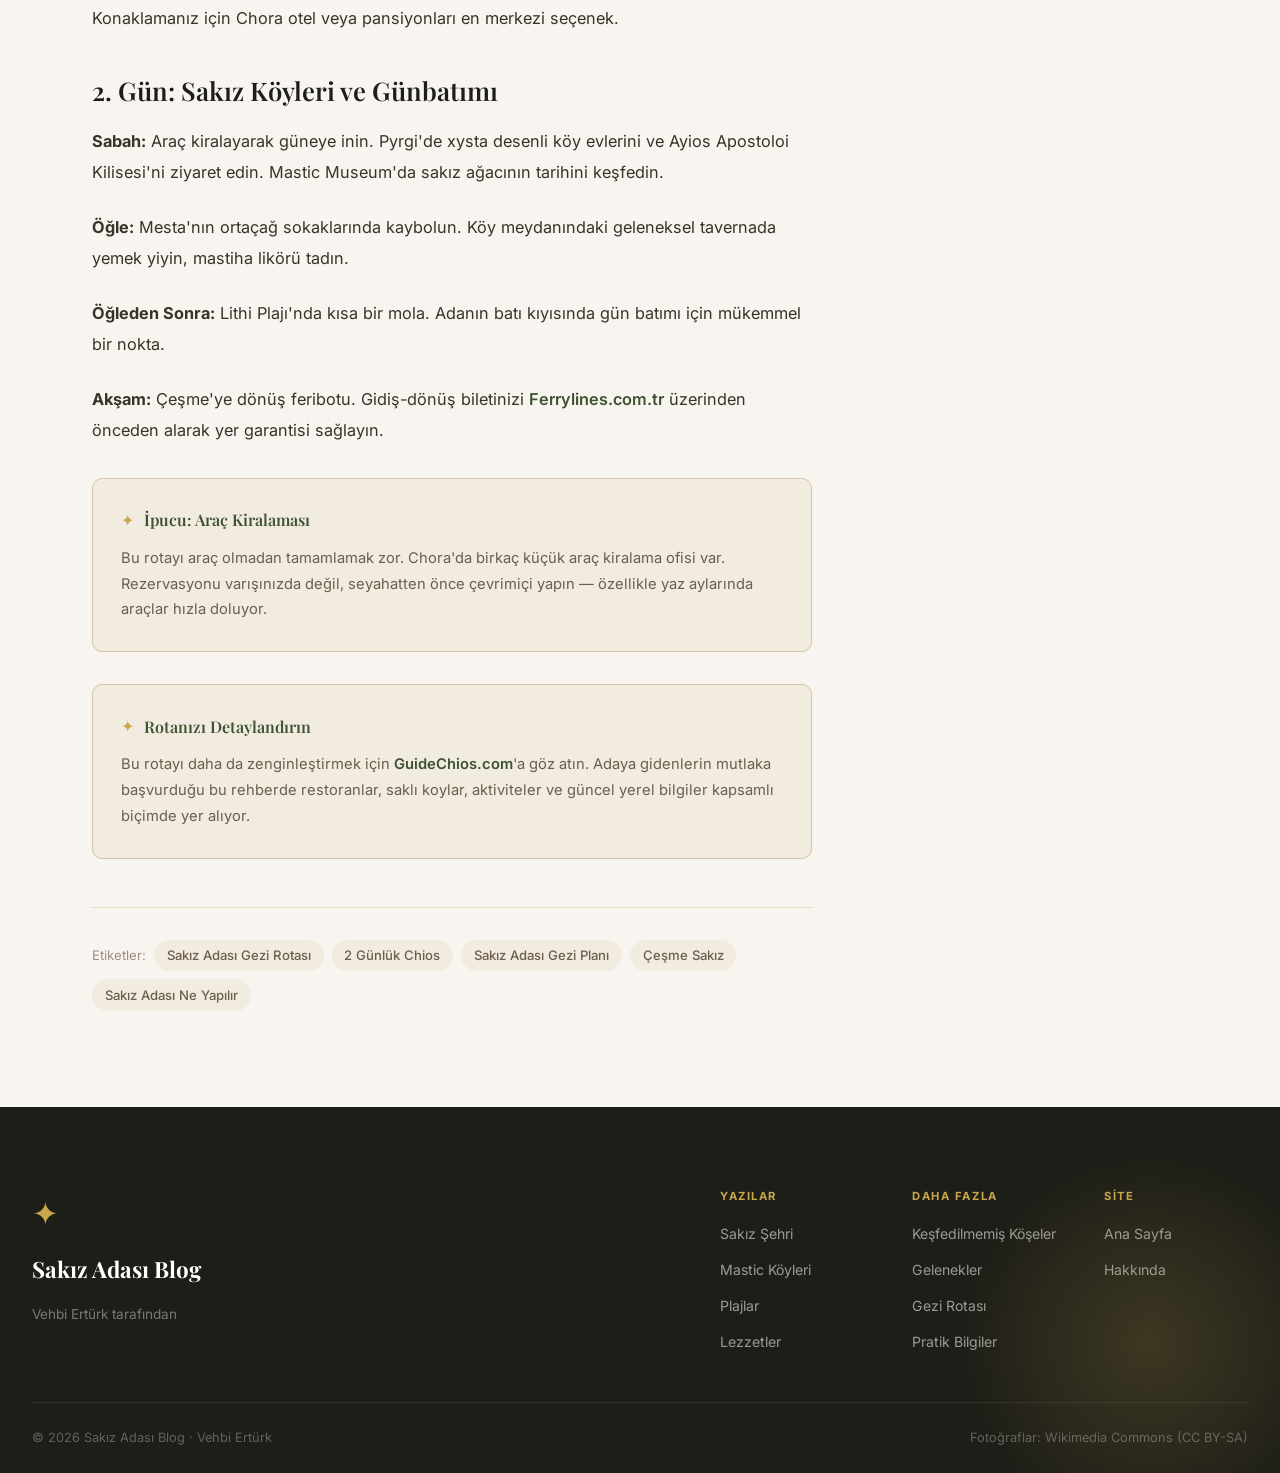
<file: sakiz-gezi-rotasi-2-gun/index.html>
<!DOCTYPE html>
<html lang="tr">
<head>
  <meta charset="UTF-8" /><meta name="viewport" content="width=device-width, initial-scale=1.0" />
  <title>Sakız Adası 2 Gün 1 Gece Gezi Rotası: Adayı En İyi Nasıl Görürsünüz? | Sakız Adası Blog</title>
  <meta name="description" content="Sakız Adası 2 gün 1 gece gezi planı: Chora'dan Pyrgi ve Mesta köylerine, Lithi plajından mastic tarlalarına adım adım rota önerisi. Çeşme-Sakız feribot dahil." />
  <meta name="author" content="Vehbi Ertürk" /><meta name="robots" content="index, follow" />
  <link rel="canonical" href="https://erturklines.com/sakiz-gezi-rotasi-2-gun/" />
  <meta property="og:type" content="article" /><meta property="og:title" content="Sakız Adası 2 Gün 1 Gece Gezi Rotası" />
  <meta property="og:description" content="Chora, Pyrgi, Mesta, Lithi Plajı ve mastic tarlaları — 2 günde Sakız Adası'nın en iyisi." />
  <meta property="og:url" content="https://erturklines.com/sakiz-gezi-rotasi-2-gun/" />
  <meta property="og:image" content="https://erturklines.com/images/mastic-grove.jpg" /><meta property="og:site_name" content="Sakız Adası Blog" />
  <meta name="twitter:card" content="summary_large_image" /><meta name="twitter:image" content="https://erturklines.com/images/mastic-grove.jpg" />
  <script type="application/ld+json">{"@context":"https://schema.org","@type":"BlogPosting","headline":"Sakız Adası 2 Gün 1 Gece Gezi Rotası","description":"Chora, Pyrgi, Mesta, Lithi ve mastic tarlaları dahil 2 günlük rota önerisi.","url":"https://erturklines.com/sakiz-gezi-rotasi-2-gun/","image":"https://erturklines.com/images/mastic-grove.jpg","datePublished":"2026-06-01","author":{"@type":"Person","name":"Vehbi Ertürk"},"inLanguage":"tr","breadcrumb":{"@type":"BreadcrumbList","itemListElement":[{"@type":"ListItem","position":1,"name":"Ana Sayfa","item":"https://erturklines.com/"},{"@type":"ListItem","position":2,"name":"Gezi Rotası","item":"https://erturklines.com/sakiz-gezi-rotasi-2-gun/"}]}}</script>
  <link rel="preconnect" href="https://fonts.googleapis.com" /><link rel="preconnect" href="https://fonts.gstatic.com" crossorigin />
  <link href="https://fonts.googleapis.com/css2?family=Playfair+Display:ital,wght@0,400;0,600;0,700;1,400;1,600&family=Inter:wght@300;400;500;600&display=swap" rel="stylesheet" />
  <link rel="stylesheet" href="../style.css" /><link rel="stylesheet" href="../post.css" />
  <script async src="https://www.googletagmanager.com/gtag/js?id=G-PK34DTBVY6"></script>
  <script>window.dataLayer=window.dataLayer||[];function gtag(){dataLayer.push(arguments);}gtag('js',new Date());gtag('config','G-PK34DTBVY6');</script>
</head>
<body>
  <nav class="nav" id="nav"><div class="nav-inner"><a href="/" class="nav-logo"><span class="nav-logo-mark">✦</span><div><div class="nav-logo-title">Sakız Adası Blog</div><div class="nav-logo-sub">Sakız Adası · Χίος · Ege</div></div></a><ul class="nav-links"><li><a href="/#sehir">Şehir &amp; Köyler</a></li><li><a href="/#plajlar">Plajlar</a></li><li><a href="/#lezzetler">Lezzetler</a></li><li><a href="/#gelenek">Gelenek</a></li><li><a href="/#hakkinda">Hakkında</a></li></ul></div></nav>

  <header class="post-hero">
    <div class="post-hero-image" style="background-image:url('../images/mastic-grove.jpg');background-size:cover;background-position:center;"></div>
    <div class="post-hero-overlay"></div>
    <div class="post-hero-content">
      <div class="post-breadcrumb"><a href="/">Ana Sayfa</a> <span>›</span> <span>Gezi Rotası</span></div>
      <span class="hero-tag">Gezi Planı</span>
      <h1 class="post-title">Sakız Adası'nda<br /><em>2 Gün 1 Gece Rotası</em></h1>
      <div class="post-hero-meta"><div class="post-author"><div class="post-author-avatar">V</div><div><div class="post-author-name">Vehbi Ertürk</div><div class="post-author-role">Chios Hayranı &amp; Gezgin</div></div></div><div class="post-hero-info"><time datetime="2026-06-01">1 Haziran 2026</time><span>·</span><span>6 dakika okuma</span></div></div>
    </div>
  </header>

  <div class="post-layout">
    <article class="post-article">
      <p class="post-lead">Sakız Adası'nın hem kültürel hem doğal güzelliklerini kısa sürede deneyimlemek isteyenler için dengeli bir 2 gün 1 gece rota önerisi.</p>

      <figure class="post-image-block">
        <img src="../images/mastic-grove.jpg" alt="Sakız ağacı tarlası mastiha grove Chios Sakız Adası güney köyleri Mastichochoria" class="post-image" style="height:360px;width:100%;object-fit:cover;border-radius:10px;" loading="lazy" />
        <figcaption>Adanın güneyindeki sakız ağacı tarlaları — Mastichochoria bölgesinin simgesi.</figcaption>
      </figure>

      <h2>1. Gün: Chora ve Sahil</h2>
      <p><strong>Sabah:</strong> Çeşme'den feribotla Sakız Adası'na geçiş (en hızlı gemi ile 17 dakika). Chora'ya varınca Kastro mahallesinde kısa bir yürüyüş, Argenti Halk Bilim Müzesi ziyareti.</p>
      <p><strong>Öğle:</strong> Liman kenarındaki bir tavernada taze balık ve mezelerle öğle yemeği. Pazar sokağından mastiha ürünleri ve yerel baharatlar alışverişi.</p>
      <p><strong>Öğleden Sonra:</strong> Karfas ya da Agia Fotini plajında dinlenme. Sahil promenadında akşamüstü yürüyüşü, karşıda Türkiye silüetini izleme.</p>
      <p><strong>Akşam:</strong> Chora'da yöresel bir restoranda mastiha likörü eşliğinde akşam yemeği. Konaklamanız için Chora otel veya pansiyonları en merkezi seçenek.</p>

      <h2>2. Gün: Sakız Köyleri ve Günbatımı</h2>
      <p><strong>Sabah:</strong> Araç kiralayarak güneye inin. Pyrgi'de xysta desenli köy evlerini ve Ayios Apostoloi Kilisesi'ni ziyaret edin. Mastic Museum'da sakız ağacının tarihini keşfedin.</p>
      <p><strong>Öğle:</strong> Mesta'nın ortaçağ sokaklarında kaybolun. Köy meydanındaki geleneksel tavernada yemek yiyin, mastiha likörü tadın.</p>
      <p><strong>Öğleden Sonra:</strong> Lithi Plajı'nda kısa bir mola. Adanın batı kıyısında gün batımı için mükemmel bir nokta.</p>
      <p><strong>Akşam:</strong> Çeşme'ye dönüş feribotu. Gidiş-dönüş biletinizi <a href="https://www.ferrylines.com.tr" target="_blank" rel="noopener" style="color:var(--olive);font-weight:600;">Ferrylines.com.tr</a> üzerinden önceden alarak yer garantisi sağlayın.</p>

      <div class="post-fact-box"><div class="fact-box-header"><span class="fact-icon">✦</span><h4>İpucu: Araç Kiralaması</h4></div><p>Bu rotayı araç olmadan tamamlamak zor. Chora'da birkaç küçük araç kiralama ofisi var. Rezervasyonu varışınızda değil, seyahatten önce çevrimiçi yapın — özellikle yaz aylarında araçlar hızla doluyor.</p></div>

      <div class="post-fact-box"><div class="fact-box-header"><span class="fact-icon">✦</span><h4>Rotanızı Detaylandırın</h4></div><p>Bu rotayı daha da zenginleştirmek için <a href="https://www.guidechios.com" target="_blank" rel="noopener" style="color:var(--olive);font-weight:600;">GuideChios.com</a>'a göz atın. Adaya gidenlerin mutlaka başvurduğu bu rehberde restoranlar, saklı koylar, aktiviteler ve güncel yerel bilgiler kapsamlı biçimde yer alıyor.</p></div>

      <div class="post-tags"><span>Etiketler:</span><a href="/">Sakız Adası Gezi Rotası</a><a href="/">2 Günlük Chios</a><a href="/">Sakız Adası Gezi Planı</a><a href="/">Çeşme Sakız</a><a href="/">Sakız Adası Ne Yapılır</a></div>
    </article>
    <aside class="post-sidebar">
      <div class="sidebar-widget widget-newsletter"><h4 class="widget-title">Bilet Al</h4><p class="widget-text">Gidiş-dönüş biletinizi önceden alın, yoğun sezonda yer garantisi sağlayın:</p><a href="https://www.ferrylines.com.tr" target="_blank" rel="noopener" class="btn btn-primary" style="display:flex;justify-content:center;">Ferrylines.com.tr →</a><p class="newsletter-note">En hızlı gemi ile 17 dakika.</p></div>
      <div class="sidebar-widget widget-newsletter" style="background:var(--sand);"><h4 class="widget-title">Chios Rehberi</h4><p class="widget-text">Adaya gidenlerin mutlaka başvurduğu kapsamlı rehber — restoranlar, koylar, aktiviteler:</p><a href="https://www.guidechios.com" target="_blank" rel="noopener" class="btn btn-primary" style="display:flex;justify-content:center;">GuideChios.com →</a></div>
      <div class="sidebar-widget"><h4 class="widget-title">İlgili Yazılar</h4><div class="related-list"><a href="/mastic-koyleri-mesta-pyrgi/" class="related-item"><div class="related-image" style="background-image:url('../images/pyrgi.jpg');background-size:cover;"></div><div class="related-text"><span class="related-cat">Köyler</span><p>Mesta ve Pyrgi</p></div></a><a href="/en-guzel-plajlar/" class="related-item"><div class="related-image" style="background-image:url('../images/mavra-volia.jpg');background-size:cover;"></div><div class="related-text"><span class="related-cat">Plajlar</span><p>En Güzel Plajlar</p></div></a><a href="/pratik-bilgiler/" class="related-item"><div class="related-image" style="background-image:url('../images/chora.jpg');background-size:cover;"></div><div class="related-text"><span class="related-cat">Pratik</span><p>Pratik Bilgiler</p></div></a></div></div>
    </aside>
  </div>
  <footer class="footer"><div class="footer-inner"><div class="footer-brand"><span class="footer-logo-mark">✦</span><div class="footer-logo-title">Sakız Adası Blog</div><p>Vehbi Ertürk tarafından</p></div><div class="footer-links"><div class="footer-col"><h5>Yazılar</h5><a href="/sakiz-sehri-chora/">Sakız Şehri</a><a href="/mastic-koyleri-mesta-pyrgi/">Mastic Köyleri</a><a href="/en-guzel-plajlar/">Plajlar</a><a href="/sakiz-mutfagi-lezzetler/">Lezzetler</a></div><div class="footer-col"><h5>Daha Fazla</h5><a href="/vrontados-kessfedilmemis-koseler/">Keşfedilmemiş Köşeler</a><a href="/yunan-bayramlari-gelenekler/">Gelenekler</a><a href="/sakiz-gezi-rotasi-2-gun/">Gezi Rotası</a><a href="/pratik-bilgiler/">Pratik Bilgiler</a></div><div class="footer-col"><h5>Site</h5><a href="/">Ana Sayfa</a><a href="/#hakkinda">Hakkında</a></div></div></div><div class="footer-bottom"><p>© 2026 Sakız Adası Blog · Vehbi Ertürk</p><p>Fotoğraflar: Wikimedia Commons (CC BY-SA)</p></div></footer>
  <script src="../script.js"></script>
</body>
</html>
</file>
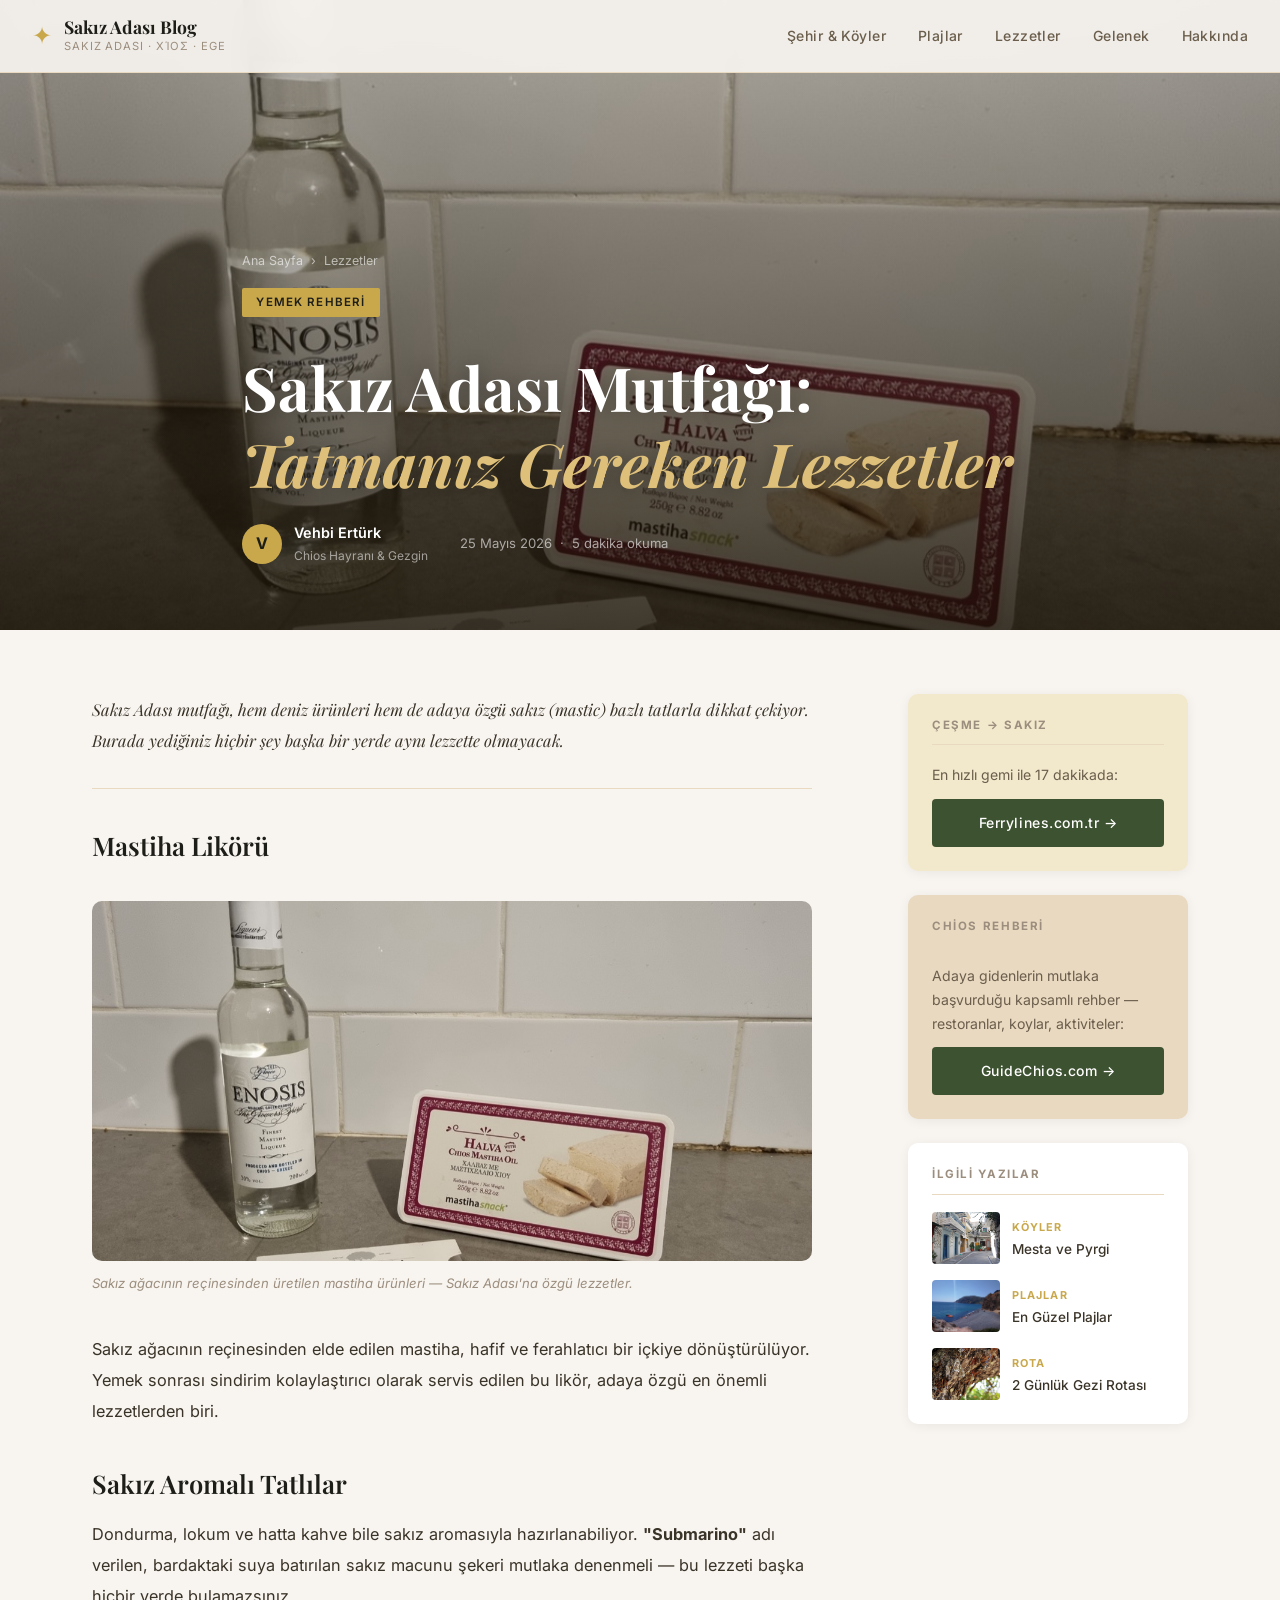
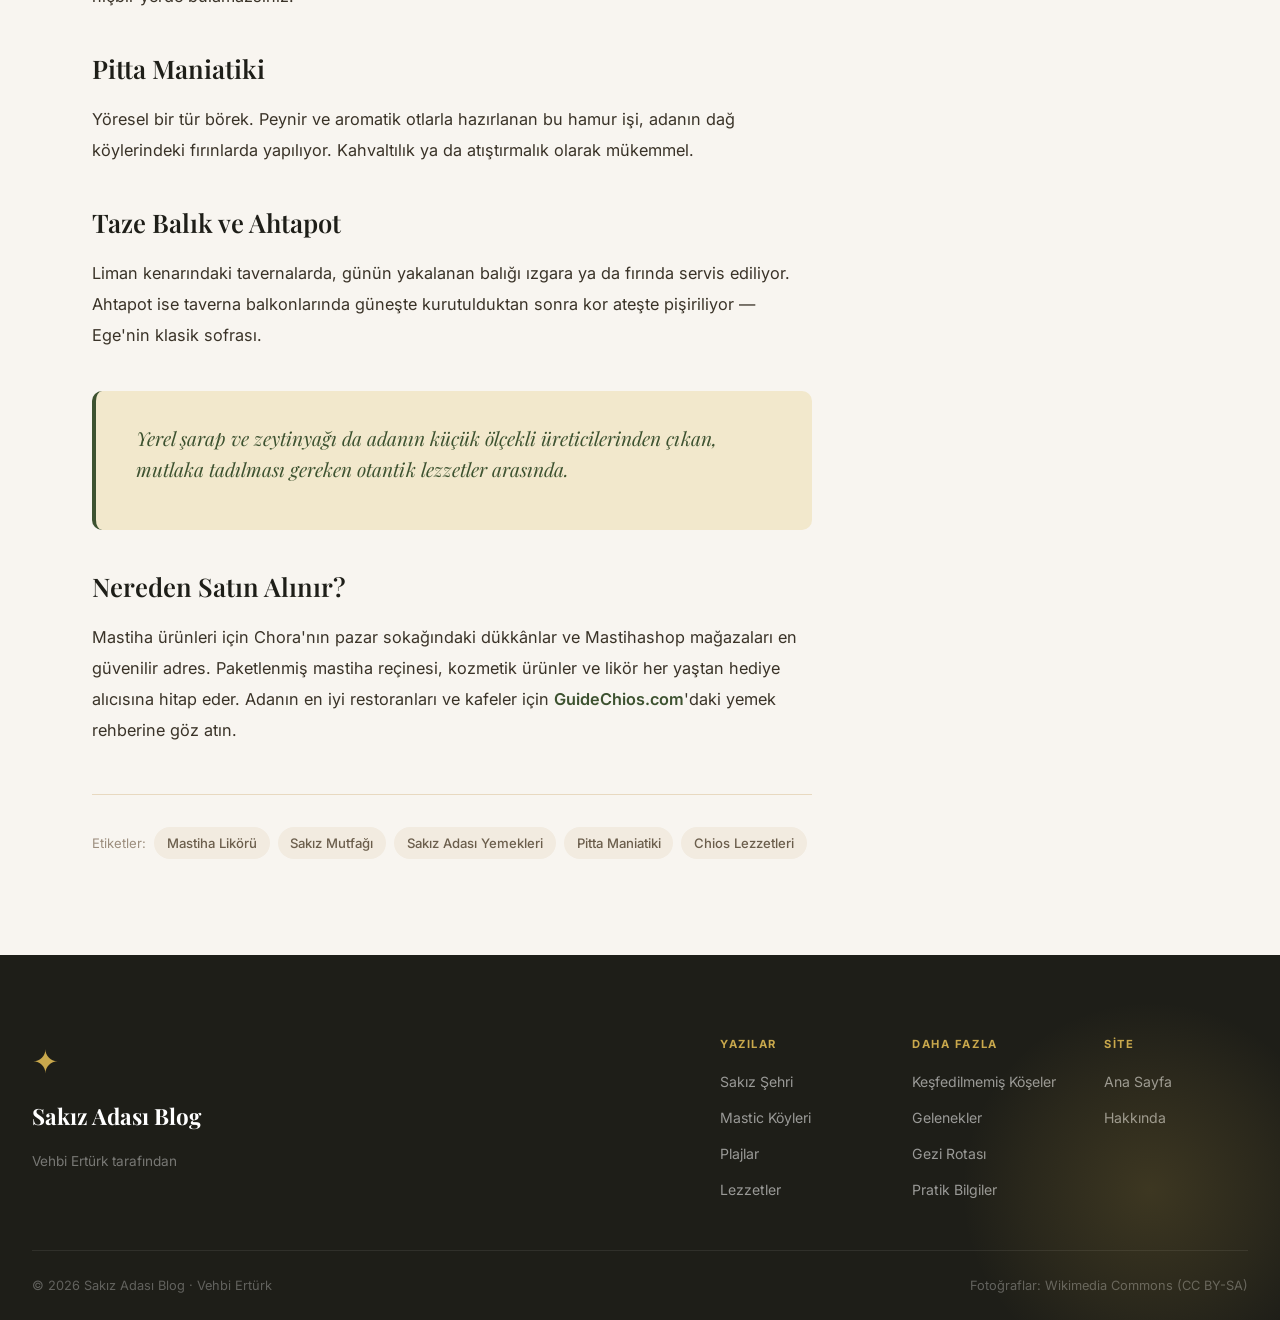
<file: sakiz-mutfagi-lezzetler/index.html>
<!DOCTYPE html>
<html lang="tr">
<head>
  <meta charset="UTF-8" /><meta name="viewport" content="width=device-width, initial-scale=1.0" />
  <title>Sakız Adası Mutfağı: Mastiha Likörü, Taze Balık ve Yöresel Lezzetler | Sakız Adası Blog</title>
  <meta name="description" content="Sakız Adası mutfağından tatmanız gereken lezzetler: mastiha likörü, sakız aromalı dondurma, pitta maniatiki, taze balık ve ahtapot. Yöresel tatlar rehberi." />
  <meta name="author" content="Vehbi Ertürk" /><meta name="robots" content="index, follow" />
  <link rel="canonical" href="https://erturklines.com/sakiz-mutfagi-lezzetler/" />
  <meta property="og:type" content="article" /><meta property="og:title" content="Sakız Adası Mutfağı: Mastiha Likörü ve Yöresel Lezzetler" />
  <meta property="og:description" content="Mastiha likörü, sakız aromalı tatlılar, taze balık ve pitta maniatiki — Sakız Adası mutfak rehberi." />
  <meta property="og:url" content="https://erturklines.com/sakiz-mutfagi-lezzetler/" />
  <meta property="og:image" content="https://erturklines.com/images/mastic-food.jpg" /><meta property="og:site_name" content="Sakız Adası Blog" />
  <meta name="twitter:card" content="summary_large_image" /><meta name="twitter:image" content="https://erturklines.com/images/mastic-food.jpg" />
  <script type="application/ld+json">{"@context":"https://schema.org","@type":"BlogPosting","headline":"Sakız Adası Mutfağı: Mastiha Likörü ve Yöresel Lezzetler","description":"Mastiha likörü, sakız aromalı tatlılar, pitta maniatiki ve taze balık rehberi.","url":"https://erturklines.com/sakiz-mutfagi-lezzetler/","image":"https://erturklines.com/images/mastic-food.jpg","datePublished":"2026-05-25","author":{"@type":"Person","name":"Vehbi Ertürk"},"inLanguage":"tr","breadcrumb":{"@type":"BreadcrumbList","itemListElement":[{"@type":"ListItem","position":1,"name":"Ana Sayfa","item":"https://erturklines.com/"},{"@type":"ListItem","position":2,"name":"Sakız Mutfağı","item":"https://erturklines.com/sakiz-mutfagi-lezzetler/"}]}}</script>
  <link rel="preconnect" href="https://fonts.googleapis.com" /><link rel="preconnect" href="https://fonts.gstatic.com" crossorigin />
  <link href="https://fonts.googleapis.com/css2?family=Playfair+Display:ital,wght@0,400;0,600;0,700;1,400;1,600&family=Inter:wght@300;400;500;600&display=swap" rel="stylesheet" />
  <link rel="stylesheet" href="../style.css" /><link rel="stylesheet" href="../post.css" />
  <script async src="https://www.googletagmanager.com/gtag/js?id=G-PK34DTBVY6"></script>
  <script>window.dataLayer=window.dataLayer||[];function gtag(){dataLayer.push(arguments);}gtag('js',new Date());gtag('config','G-PK34DTBVY6');</script>
</head>
<body>
  <nav class="nav" id="nav"><div class="nav-inner"><a href="/" class="nav-logo"><span class="nav-logo-mark">✦</span><div><div class="nav-logo-title">Sakız Adası Blog</div><div class="nav-logo-sub">Sakız Adası · Χίος · Ege</div></div></a><ul class="nav-links"><li><a href="/#sehir">Şehir &amp; Köyler</a></li><li><a href="/#plajlar">Plajlar</a></li><li><a href="/#lezzetler">Lezzetler</a></li><li><a href="/#gelenek">Gelenek</a></li><li><a href="/#hakkinda">Hakkında</a></li></ul></div></nav>

  <header class="post-hero">
    <div class="post-hero-image" style="background-image:url('../images/mastic-food.jpg');background-size:cover;background-position:center;"></div>
    <div class="post-hero-overlay"></div>
    <div class="post-hero-content">
      <div class="post-breadcrumb"><a href="/">Ana Sayfa</a> <span>›</span> <span>Lezzetler</span></div>
      <span class="hero-tag">Yemek Rehberi</span>
      <h1 class="post-title">Sakız Adası Mutfağı:<br /><em>Tatmanız Gereken Lezzetler</em></h1>
      <div class="post-hero-meta"><div class="post-author"><div class="post-author-avatar">V</div><div><div class="post-author-name">Vehbi Ertürk</div><div class="post-author-role">Chios Hayranı &amp; Gezgin</div></div></div><div class="post-hero-info"><time datetime="2026-05-25">25 Mayıs 2026</time><span>·</span><span>5 dakika okuma</span></div></div>
    </div>
  </header>

  <div class="post-layout">
    <article class="post-article">
      <p class="post-lead">Sakız Adası mutfağı, hem deniz ürünleri hem de adaya özgü sakız (mastic) bazlı tatlarla dikkat çekiyor. Burada yediğiniz hiçbir şey başka bir yerde aynı lezzette olmayacak.</p>

      <h2>Mastiha Likörü</h2>
      <figure class="post-image-block">
        <img src="../images/mastic-food.jpg" alt="Sakız Adası mastiha likörü sakız ürünleri mastic gıda Chios geleneksel yöresel lezzetler" class="post-image" style="height:360px;width:100%;object-fit:cover;border-radius:10px;" loading="lazy" />
        <figcaption>Sakız ağacının reçinesinden üretilen mastiha ürünleri — Sakız Adası'na özgü lezzetler.</figcaption>
      </figure>
      <p>Sakız ağacının reçinesinden elde edilen mastiha, hafif ve ferahlatıcı bir içkiye dönüştürülüyor. Yemek sonrası sindirim kolaylaştırıcı olarak servis edilen bu likör, adaya özgü en önemli lezzetlerden biri.</p>

      <h2>Sakız Aromalı Tatlılar</h2>
      <p>Dondurma, lokum ve hatta kahve bile sakız aromasıyla hazırlanabiliyor. <strong>"Submarino"</strong> adı verilen, bardaktaki suya batırılan sakız macunu şekeri mutlaka denenmeli — bu lezzeti başka hiçbir yerde bulamazsınız.</p>

      <h2>Pitta Maniatiki</h2>
      <p>Yöresel bir tür börek. Peynir ve aromatik otlarla hazırlanan bu hamur işi, adanın dağ köylerindeki fırınlarda yapılıyor. Kahvaltılık ya da atıştırmalık olarak mükemmel.</p>

      <h2>Taze Balık ve Ahtapot</h2>
      <p>Liman kenarındaki tavernalarda, günün yakalanan balığı ızgara ya da fırında servis ediliyor. Ahtapot ise taverna balkonlarında güneşte kurutulduktan sonra kor ateşte pişiriliyor — Ege'nin klasik sofrası.</p>

      <div class="post-pullquote post-pullquote--light"><blockquote>Yerel şarap ve zeytinyağı da adanın küçük ölçekli üreticilerinden çıkan, mutlaka tadılması gereken otantik lezzetler arasında.</blockquote></div>

      <h2>Nereden Satın Alınır?</h2>
      <p>Mastiha ürünleri için Chora'nın pazar sokağındaki dükkânlar ve Mastihashop mağazaları en güvenilir adres. Paketlenmiş mastiha reçinesi, kozmetik ürünler ve likör her yaştan hediye alıcısına hitap eder. Adanın en iyi restoranları ve kafeler için <a href="https://www.guidechios.com" target="_blank" rel="noopener" style="color:var(--olive);font-weight:600;">GuideChios.com</a>'daki yemek rehberine göz atın.</p>

      <div class="post-tags"><span>Etiketler:</span><a href="/">Mastiha Likörü</a><a href="/">Sakız Mutfağı</a><a href="/">Sakız Adası Yemekleri</a><a href="/">Pitta Maniatiki</a><a href="/">Chios Lezzetleri</a></div>
    </article>
    <aside class="post-sidebar">
      <div class="sidebar-widget widget-newsletter"><h4 class="widget-title">Çeşme → Sakız</h4><p class="widget-text">En hızlı gemi ile 17 dakikada:</p><a href="https://www.ferrylines.com.tr" target="_blank" rel="noopener" class="btn btn-primary" style="display:flex;justify-content:center;">Ferrylines.com.tr →</a></div>
      <div class="sidebar-widget widget-newsletter" style="background:var(--sand);"><h4 class="widget-title">Chios Rehberi</h4><p class="widget-text">Adaya gidenlerin mutlaka başvurduğu kapsamlı rehber — restoranlar, koylar, aktiviteler:</p><a href="https://www.guidechios.com" target="_blank" rel="noopener" class="btn btn-primary" style="display:flex;justify-content:center;">GuideChios.com →</a></div>
      <div class="sidebar-widget"><h4 class="widget-title">İlgili Yazılar</h4><div class="related-list"><a href="/mastic-koyleri-mesta-pyrgi/" class="related-item"><div class="related-image" style="background-image:url('../images/pyrgi.jpg');background-size:cover;"></div><div class="related-text"><span class="related-cat">Köyler</span><p>Mesta ve Pyrgi</p></div></a><a href="/en-guzel-plajlar/" class="related-item"><div class="related-image" style="background-image:url('../images/mavra-volia.jpg');background-size:cover;"></div><div class="related-text"><span class="related-cat">Plajlar</span><p>En Güzel Plajlar</p></div></a><a href="/sakiz-gezi-rotasi-2-gun/" class="related-item"><div class="related-image" style="background-image:url('../images/mastic-grove.jpg');background-size:cover;"></div><div class="related-text"><span class="related-cat">Rota</span><p>2 Günlük Gezi Rotası</p></div></a></div></div>
    </aside>
  </div>
  <footer class="footer"><div class="footer-inner"><div class="footer-brand"><span class="footer-logo-mark">✦</span><div class="footer-logo-title">Sakız Adası Blog</div><p>Vehbi Ertürk tarafından</p></div><div class="footer-links"><div class="footer-col"><h5>Yazılar</h5><a href="/sakiz-sehri-chora/">Sakız Şehri</a><a href="/mastic-koyleri-mesta-pyrgi/">Mastic Köyleri</a><a href="/en-guzel-plajlar/">Plajlar</a><a href="/sakiz-mutfagi-lezzetler/">Lezzetler</a></div><div class="footer-col"><h5>Daha Fazla</h5><a href="/vrontados-kessfedilmemis-koseler/">Keşfedilmemiş Köşeler</a><a href="/yunan-bayramlari-gelenekler/">Gelenekler</a><a href="/sakiz-gezi-rotasi-2-gun/">Gezi Rotası</a><a href="/pratik-bilgiler/">Pratik Bilgiler</a></div><div class="footer-col"><h5>Site</h5><a href="/">Ana Sayfa</a><a href="/#hakkinda">Hakkında</a></div></div></div><div class="footer-bottom"><p>© 2026 Sakız Adası Blog · Vehbi Ertürk</p><p>Fotoğraflar: Wikimedia Commons (CC BY-SA)</p></div></footer>
  <script src="../script.js"></script>
</body>
</html>
</file>
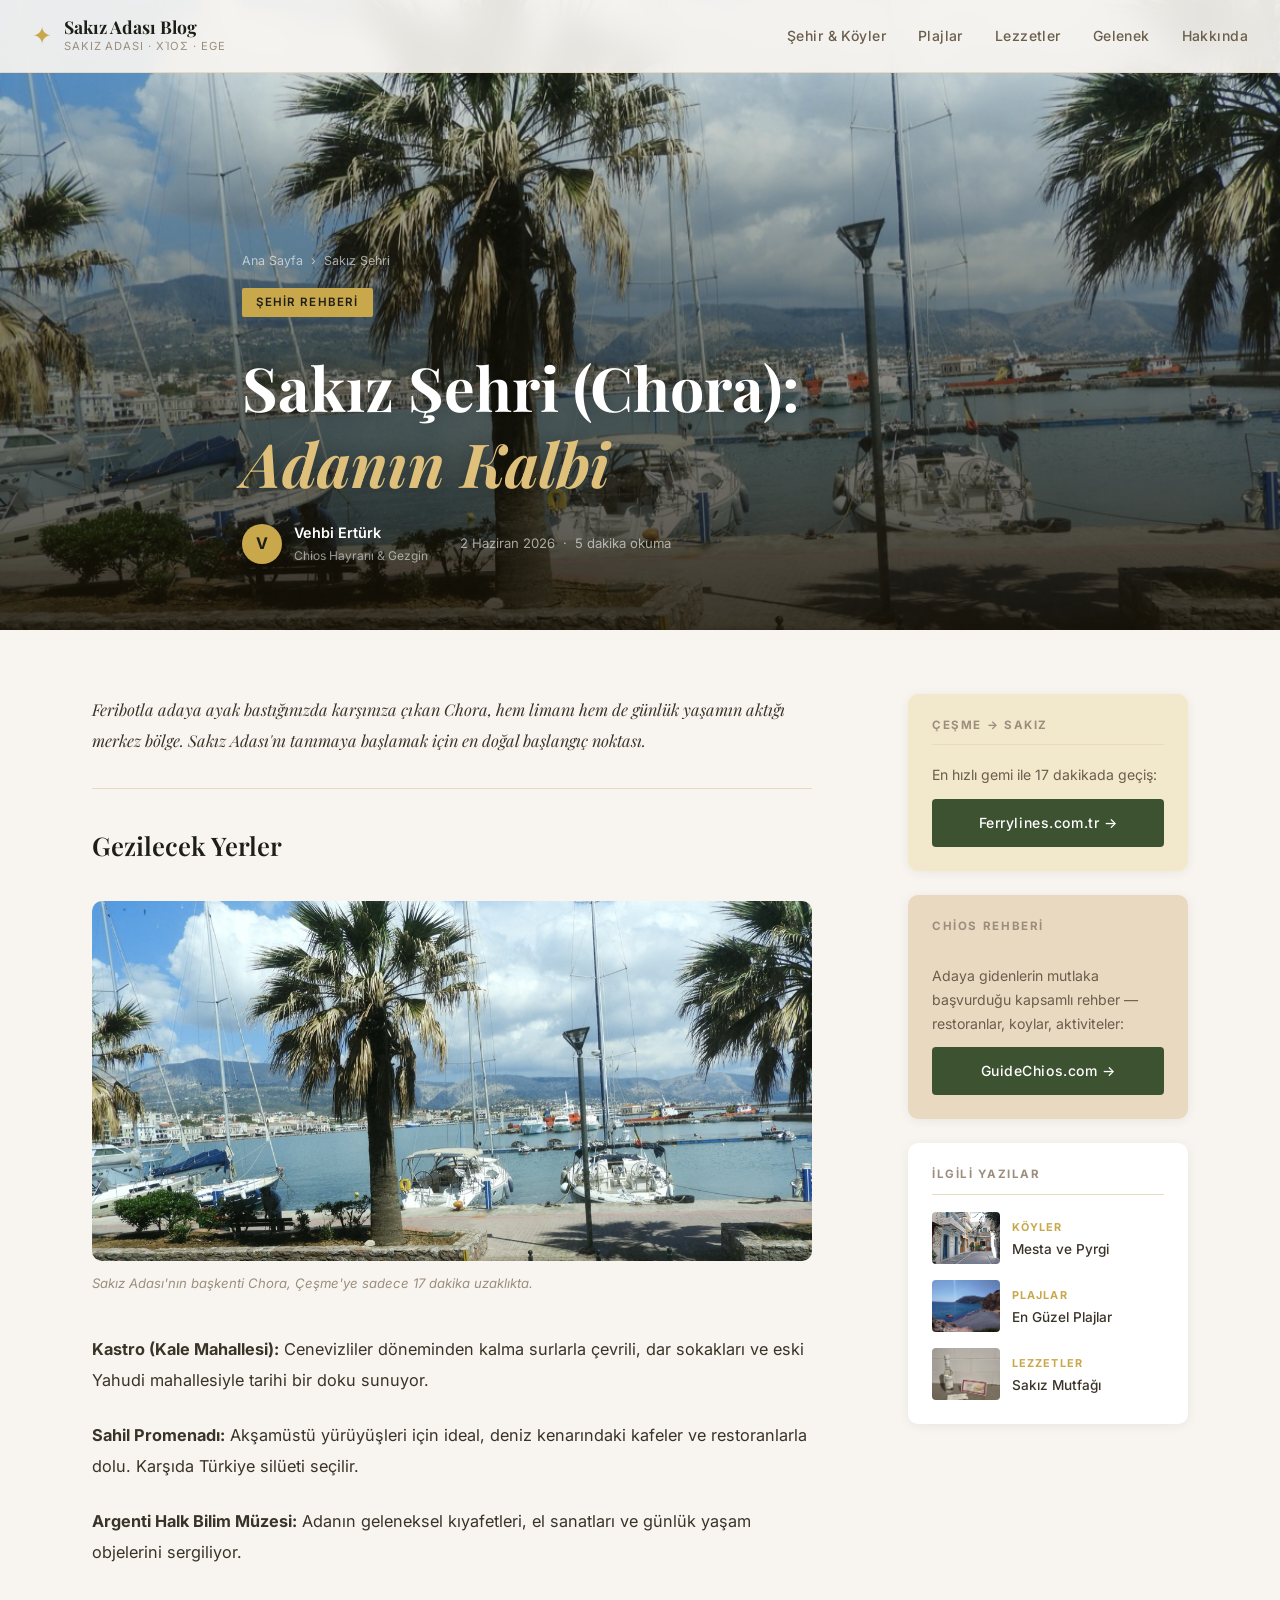
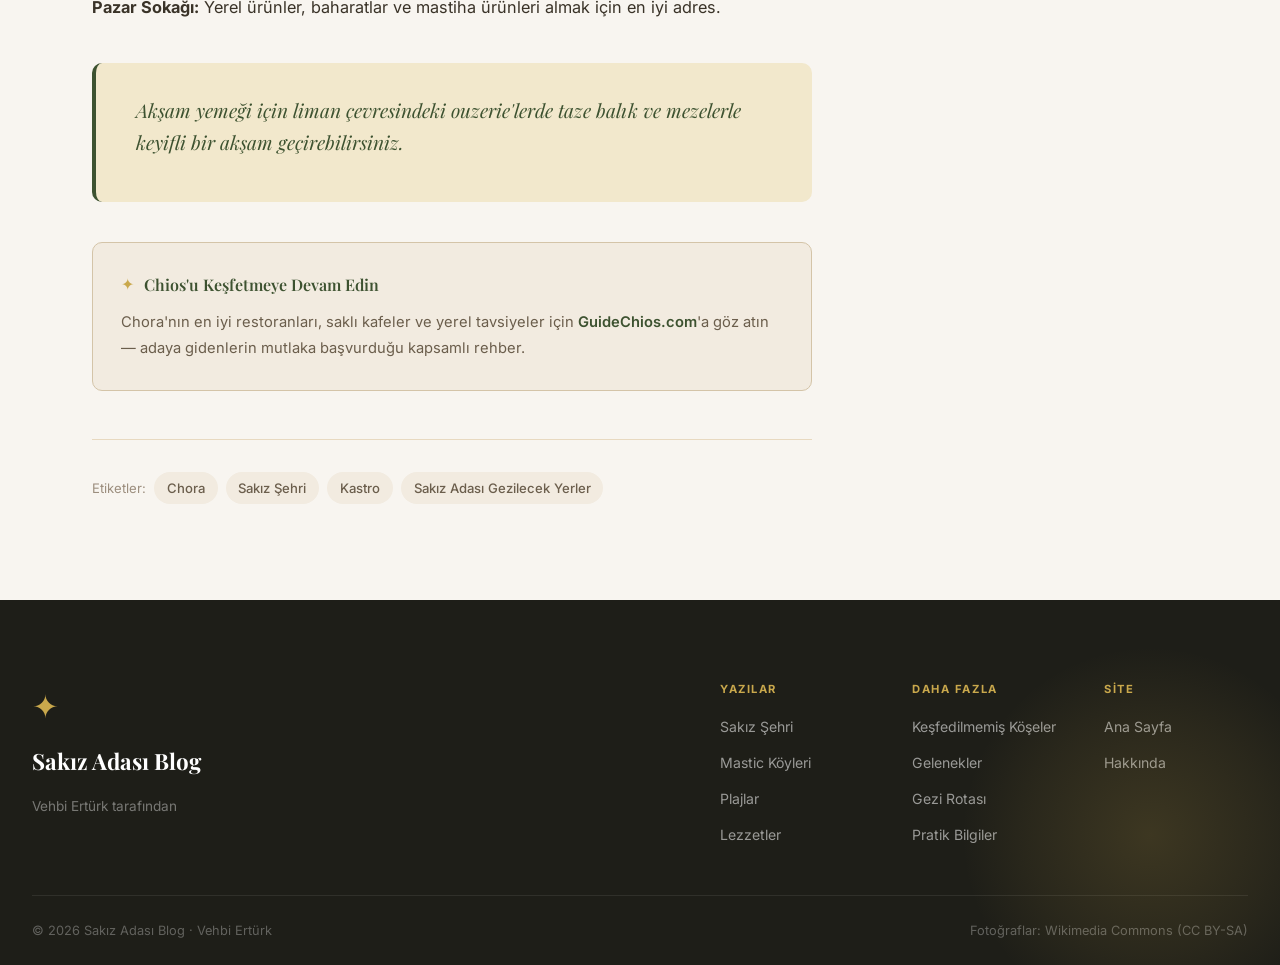
<file: sakiz-sehri-chora/index.html>
<!DOCTYPE html>
<html lang="tr">
<head>
  <meta charset="UTF-8" /><meta name="viewport" content="width=device-width, initial-scale=1.0" />
  <title>Sakız Şehri (Chora): Adanın Kalbi | Sakız Adası Blog</title>
  <meta name="description" content="Sakız Adası'nın başkenti Chora: Ceneviz Kastrosu, sahil promenadı, Argenti Müzesi ve pazar sokağı. Feribotla adaya adım attığınızda karşınızdaki şehir rehberi." />
  <meta name="author" content="Vehbi Ertürk" /><meta name="robots" content="index, follow" />
  <link rel="canonical" href="https://erturklines.com/sakiz-sehri-chora/" />
  <meta property="og:type" content="article" /><meta property="og:title" content="Sakız Şehri (Chora): Adanın Kalbi" />
  <meta property="og:description" content="Sakız Adası Chora: Kastro surları, sahil promenadı, Argenti Müzesi ve sakız ürünleri pazar sokağı." />
  <meta property="og:url" content="https://erturklines.com/sakiz-sehri-chora/" />
  <meta property="og:image" content="https://erturklines.com/images/chora.jpg" /><meta property="og:site_name" content="Sakız Adası Blog" />
  <meta name="twitter:card" content="summary_large_image" /><meta name="twitter:image" content="https://erturklines.com/images/chora.jpg" />
  <script type="application/ld+json">{"@context":"https://schema.org","@type":"BlogPosting","headline":"Sakız Şehri (Chora): Adanın Kalbi","description":"Sakız Adası Chora şehir rehberi: Kastro, sahil, müze ve pazar.","url":"https://erturklines.com/sakiz-sehri-chora/","image":"https://erturklines.com/images/chora.jpg","datePublished":"2026-06-02","author":{"@type":"Person","name":"Vehbi Ertürk"},"inLanguage":"tr","breadcrumb":{"@type":"BreadcrumbList","itemListElement":[{"@type":"ListItem","position":1,"name":"Ana Sayfa","item":"https://erturklines.com/"},{"@type":"ListItem","position":2,"name":"Sakız Şehri","item":"https://erturklines.com/sakiz-sehri-chora/"}]}}</script>
  <link rel="preconnect" href="https://fonts.googleapis.com" /><link rel="preconnect" href="https://fonts.gstatic.com" crossorigin />
  <link href="https://fonts.googleapis.com/css2?family=Playfair+Display:ital,wght@0,400;0,600;0,700;1,400;1,600&family=Inter:wght@300;400;500;600&display=swap" rel="stylesheet" />
  <link rel="stylesheet" href="../style.css" /><link rel="stylesheet" href="../post.css" />
  <script async src="https://www.googletagmanager.com/gtag/js?id=G-PK34DTBVY6"></script>
  <script>window.dataLayer=window.dataLayer||[];function gtag(){dataLayer.push(arguments);}gtag('js',new Date());gtag('config','G-PK34DTBVY6');</script>
</head>
<body>
  <nav class="nav" id="nav"><div class="nav-inner"><a href="/" class="nav-logo"><span class="nav-logo-mark">✦</span><div><div class="nav-logo-title">Sakız Adası Blog</div><div class="nav-logo-sub">Sakız Adası · Χίος · Ege</div></div></a><ul class="nav-links"><li><a href="/#sehir">Şehir &amp; Köyler</a></li><li><a href="/#plajlar">Plajlar</a></li><li><a href="/#lezzetler">Lezzetler</a></li><li><a href="/#gelenek">Gelenek</a></li><li><a href="/#hakkinda">Hakkında</a></li></ul></div></nav>

  <header class="post-hero">
    <div class="post-hero-image" style="background-image:url('../images/chora.jpg');background-size:cover;background-position:center;"></div>
    <div class="post-hero-overlay"></div>
    <div class="post-hero-content">
      <div class="post-breadcrumb"><a href="/">Ana Sayfa</a> <span>›</span> <span>Sakız Şehri</span></div>
      <span class="hero-tag">Şehir Rehberi</span>
      <h1 class="post-title">Sakız Şehri (Chora):<br /><em>Adanın Kalbi</em></h1>
      <div class="post-hero-meta"><div class="post-author"><div class="post-author-avatar">V</div><div><div class="post-author-name">Vehbi Ertürk</div><div class="post-author-role">Chios Hayranı &amp; Gezgin</div></div></div><div class="post-hero-info"><time datetime="2026-06-02">2 Haziran 2026</time><span>·</span><span>5 dakika okuma</span></div></div>
    </div>
  </header>

  <div class="post-layout">
    <article class="post-article">
      <p class="post-lead">Feribotla adaya ayak bastığınızda karşınıza çıkan Chora, hem limanı hem de günlük yaşamın aktığı merkez bölge. Sakız Adası'nı tanımaya başlamak için en doğal başlangıç noktası.</p>
      <h2>Gezilecek Yerler</h2>
      <figure class="post-image-block">
        <img src="../images/chora.jpg" alt="Sakız Adası Chora liman manzarası Çeşme karşısı Ege" class="post-image" style="height:360px;width:100%;object-fit:cover;border-radius:10px;" loading="lazy" />
        <figcaption>Sakız Adası'nın başkenti Chora, Çeşme'ye sadece 17 dakika uzaklıkta.</figcaption>
      </figure>
      <p><strong>Kastro (Kale Mahallesi):</strong> Cenevizliler döneminden kalma surlarla çevrili, dar sokakları ve eski Yahudi mahallesiyle tarihi bir doku sunuyor.</p>
      <p><strong>Sahil Promenadı:</strong> Akşamüstü yürüyüşleri için ideal, deniz kenarındaki kafeler ve restoranlarla dolu. Karşıda Türkiye silüeti seçilir.</p>
      <p><strong>Argenti Halk Bilim Müzesi:</strong> Adanın geleneksel kıyafetleri, el sanatları ve günlük yaşam objelerini sergiliyor.</p>
      <p><strong>Pazar Sokağı:</strong> Yerel ürünler, baharatlar ve mastiha ürünleri almak için en iyi adres.</p>
      <div class="post-pullquote post-pullquote--light"><blockquote>Akşam yemeği için liman çevresindeki ouzerie'lerde taze balık ve mezelerle keyifli bir akşam geçirebilirsiniz.</blockquote></div>
      <div class="post-fact-box"><div class="fact-box-header"><span class="fact-icon">✦</span><h4>Chios'u Keşfetmeye Devam Edin</h4></div><p>Chora'nın en iyi restoranları, saklı kafeler ve yerel tavsiyeler için <a href="https://www.guidechios.com" target="_blank" rel="noopener" style="color:var(--olive);font-weight:600;">GuideChios.com</a>'a göz atın — adaya gidenlerin mutlaka başvurduğu kapsamlı rehber.</p></div>
      <div class="post-tags"><span>Etiketler:</span><a href="/">Chora</a><a href="/">Sakız Şehri</a><a href="/">Kastro</a><a href="/">Sakız Adası Gezilecek Yerler</a></div>
    </article>
    <aside class="post-sidebar">
      <div class="sidebar-widget widget-newsletter"><h4 class="widget-title">Çeşme → Sakız</h4><p class="widget-text">En hızlı gemi ile 17 dakikada geçiş:</p><a href="https://www.ferrylines.com.tr" target="_blank" rel="noopener" class="btn btn-primary" style="display:flex;justify-content:center;">Ferrylines.com.tr →</a></div>
      <div class="sidebar-widget widget-newsletter" style="background:var(--sand);"><h4 class="widget-title">Chios Rehberi</h4><p class="widget-text">Adaya gidenlerin mutlaka başvurduğu kapsamlı rehber — restoranlar, koylar, aktiviteler:</p><a href="https://www.guidechios.com" target="_blank" rel="noopener" class="btn btn-primary" style="display:flex;justify-content:center;">GuideChios.com →</a></div>
      <div class="sidebar-widget"><h4 class="widget-title">İlgili Yazılar</h4><div class="related-list"><a href="/mastic-koyleri-mesta-pyrgi/" class="related-item"><div class="related-image" style="background-image:url('../images/pyrgi.jpg');background-size:cover;"></div><div class="related-text"><span class="related-cat">Köyler</span><p>Mesta ve Pyrgi</p></div></a><a href="/en-guzel-plajlar/" class="related-item"><div class="related-image" style="background-image:url('../images/mavra-volia.jpg');background-size:cover;"></div><div class="related-text"><span class="related-cat">Plajlar</span><p>En Güzel Plajlar</p></div></a><a href="/sakiz-mutfagi-lezzetler/" class="related-item"><div class="related-image" style="background-image:url('../images/mastic-food.jpg');background-size:cover;"></div><div class="related-text"><span class="related-cat">Lezzetler</span><p>Sakız Mutfağı</p></div></a></div></div>
    </aside>
  </div>
  <footer class="footer"><div class="footer-inner"><div class="footer-brand"><span class="footer-logo-mark">✦</span><div class="footer-logo-title">Sakız Adası Blog</div><p>Vehbi Ertürk tarafından</p></div><div class="footer-links"><div class="footer-col"><h5>Yazılar</h5><a href="/sakiz-sehri-chora/">Sakız Şehri</a><a href="/mastic-koyleri-mesta-pyrgi/">Mastic Köyleri</a><a href="/en-guzel-plajlar/">Plajlar</a><a href="/sakiz-mutfagi-lezzetler/">Lezzetler</a></div><div class="footer-col"><h5>Daha Fazla</h5><a href="/vrontados-kessfedilmemis-koseler/">Keşfedilmemiş Köşeler</a><a href="/yunan-bayramlari-gelenekler/">Gelenekler</a><a href="/sakiz-gezi-rotasi-2-gun/">Gezi Rotası</a><a href="/pratik-bilgiler/">Pratik Bilgiler</a></div><div class="footer-col"><h5>Site</h5><a href="/">Ana Sayfa</a><a href="/#hakkinda">Hakkında</a></div></div></div><div class="footer-bottom"><p>© 2026 Sakız Adası Blog · Vehbi Ertürk</p><p>Fotoğraflar: Wikimedia Commons (CC BY-SA)</p></div></footer>
  <script src="../script.js"></script>
</body>
</html>
</file>
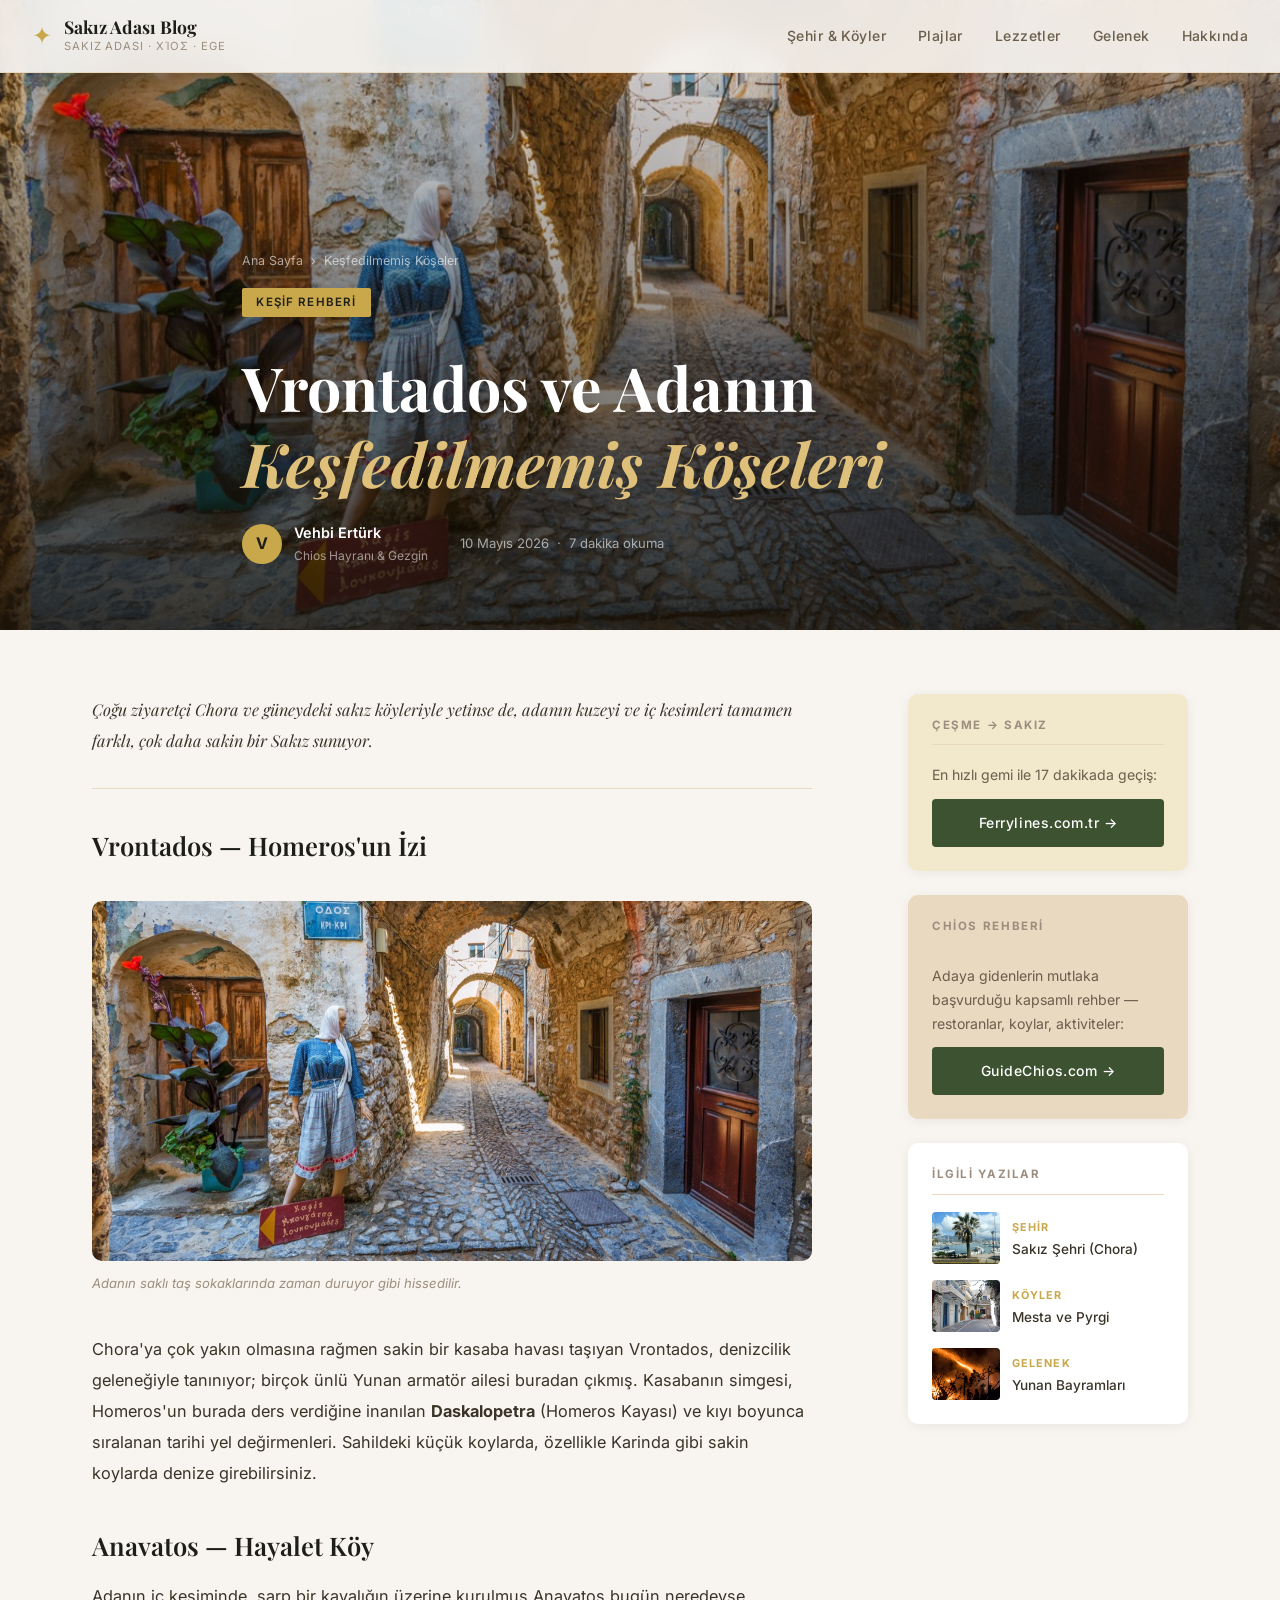
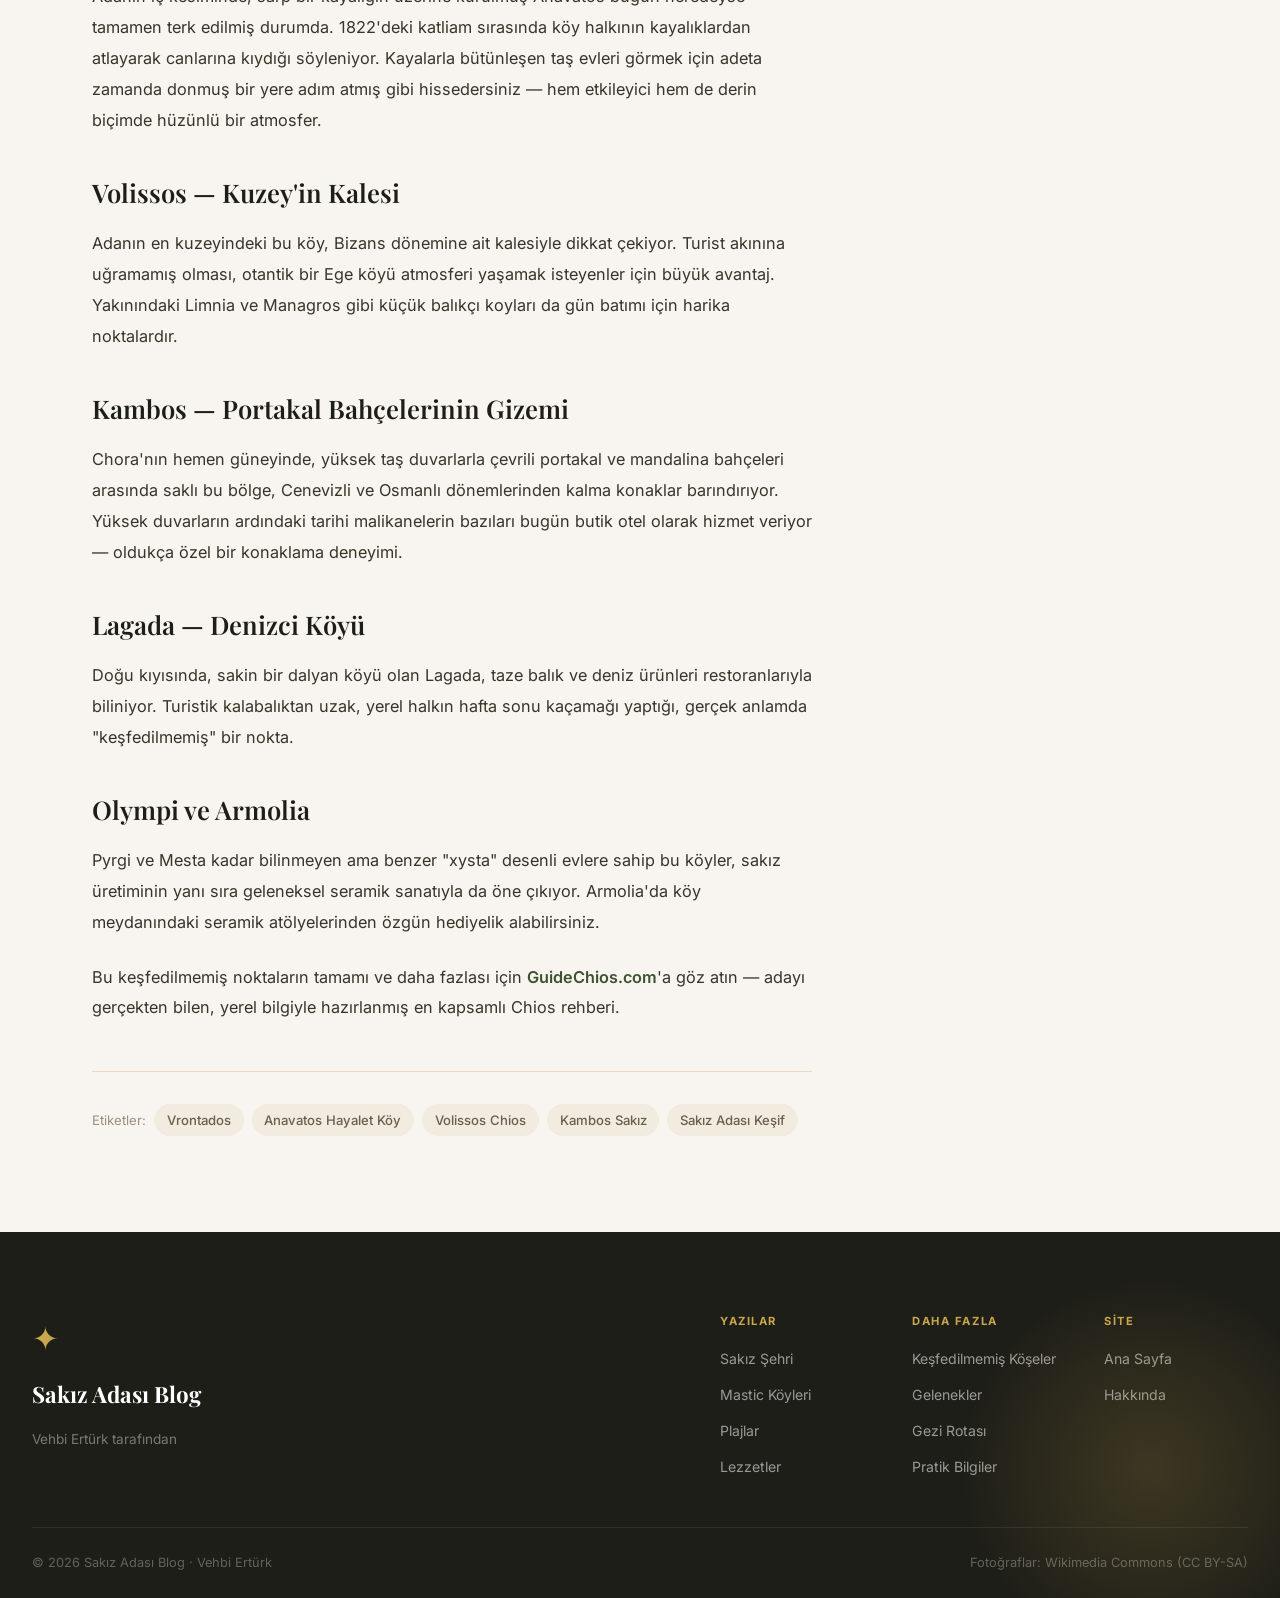
<file: vrontados-kessfedilmemis-koseler/index.html>
<!DOCTYPE html>
<html lang="tr">
<head>
  <meta charset="UTF-8" /><meta name="viewport" content="width=device-width, initial-scale=1.0" />
  <title>Vrontados ve Sakız Adası'nın Keşfedilmemiş Köşeleri: Anavatos, Volissos, Kambos | Sakız Adası Blog</title>
  <meta name="description" content="Vrontados Homeros Kayası, Anavatos hayalet köy, Volissos kalesi, Kambos mandalina bahçeleri ve Lagada. Sakız Adası'nın az bilinen ama muhteşem keşfedilmemiş köşeleri." />
  <meta name="author" content="Vehbi Ertürk" /><meta name="robots" content="index, follow" />
  <link rel="canonical" href="https://erturklines.com/vrontados-kessfedilmemis-koseler/" />
  <meta property="og:type" content="article" /><meta property="og:title" content="Vrontados ve Sakız Adası'nın Keşfedilmemiş Köşeleri" />
  <meta property="og:description" content="Anavatos hayalet köy, Vrontados Homeros Kayası, Volissos, Kambos ve Lagada — Sakız'ın saklı güzellikleri." />
  <meta property="og:url" content="https://erturklines.com/vrontados-kessfedilmemis-koseler/" />
  <meta property="og:image" content="https://erturklines.com/images/mesta-alley.jpg" /><meta property="og:site_name" content="Sakız Adası Blog" />
  <meta name="twitter:card" content="summary_large_image" /><meta name="twitter:image" content="https://erturklines.com/images/mesta-alley.jpg" />
  <script type="application/ld+json">{"@context":"https://schema.org","@type":"BlogPosting","headline":"Vrontados ve Sakız Adası'nın Keşfedilmemiş Köşeleri","description":"Anavatos hayalet köy, Vrontados Daskalopetra, Volissos, Kambos ve Lagada rehberi.","url":"https://erturklines.com/vrontados-kessfedilmemis-koseler/","image":"https://erturklines.com/images/mesta-alley.jpg","datePublished":"2026-05-10","author":{"@type":"Person","name":"Vehbi Ertürk"},"inLanguage":"tr","breadcrumb":{"@type":"BreadcrumbList","itemListElement":[{"@type":"ListItem","position":1,"name":"Ana Sayfa","item":"https://erturklines.com/"},{"@type":"ListItem","position":2,"name":"Keşfedilmemiş Köşeler","item":"https://erturklines.com/vrontados-kessfedilmemis-koseler/"}]}}</script>
  <link rel="preconnect" href="https://fonts.googleapis.com" /><link rel="preconnect" href="https://fonts.gstatic.com" crossorigin />
  <link href="https://fonts.googleapis.com/css2?family=Playfair+Display:ital,wght@0,400;0,600;0,700;1,400;1,600&family=Inter:wght@300;400;500;600&display=swap" rel="stylesheet" />
  <link rel="stylesheet" href="../style.css" /><link rel="stylesheet" href="../post.css" />
  <script async src="https://www.googletagmanager.com/gtag/js?id=G-PK34DTBVY6"></script>
  <script>window.dataLayer=window.dataLayer||[];function gtag(){dataLayer.push(arguments);}gtag('js',new Date());gtag('config','G-PK34DTBVY6');</script>
</head>
<body>
  <nav class="nav" id="nav"><div class="nav-inner"><a href="/" class="nav-logo"><span class="nav-logo-mark">✦</span><div><div class="nav-logo-title">Sakız Adası Blog</div><div class="nav-logo-sub">Sakız Adası · Χίος · Ege</div></div></a><ul class="nav-links"><li><a href="/#sehir">Şehir &amp; Köyler</a></li><li><a href="/#plajlar">Plajlar</a></li><li><a href="/#lezzetler">Lezzetler</a></li><li><a href="/#gelenek">Gelenek</a></li><li><a href="/#hakkinda">Hakkında</a></li></ul></div></nav>

  <header class="post-hero">
    <div class="post-hero-image" style="background-image:url('../images/mesta-alley.jpg');background-size:cover;background-position:center;"></div>
    <div class="post-hero-overlay"></div>
    <div class="post-hero-content">
      <div class="post-breadcrumb"><a href="/">Ana Sayfa</a> <span>›</span> <span>Keşfedilmemiş Köşeler</span></div>
      <span class="hero-tag">Keşif Rehberi</span>
      <h1 class="post-title">Vrontados ve Adanın<br /><em>Keşfedilmemiş Köşeleri</em></h1>
      <div class="post-hero-meta"><div class="post-author"><div class="post-author-avatar">V</div><div><div class="post-author-name">Vehbi Ertürk</div><div class="post-author-role">Chios Hayranı &amp; Gezgin</div></div></div><div class="post-hero-info"><time datetime="2026-05-10">10 Mayıs 2026</time><span>·</span><span>7 dakika okuma</span></div></div>
    </div>
  </header>

  <div class="post-layout">
    <article class="post-article">
      <p class="post-lead">Çoğu ziyaretçi Chora ve güneydeki sakız köyleriyle yetinse de, adanın kuzeyi ve iç kesimleri tamamen farklı, çok daha sakin bir Sakız sunuyor.</p>

      <h2>Vrontados — Homeros'un İzi</h2>
      <figure class="post-image-block">
        <img src="../images/mesta-alley.jpg" alt="Sakız Adası taş sokak dar köy yolu geleneksel Yunan mimarisi Chios keşfedilmemiş köşeler" class="post-image" style="height:360px;width:100%;object-fit:cover;border-radius:10px;" loading="lazy" />
        <figcaption>Adanın saklı taş sokaklarında zaman duruyor gibi hissedilir.</figcaption>
      </figure>
      <p>Chora'ya çok yakın olmasına rağmen sakin bir kasaba havası taşıyan Vrontados, denizcilik geleneğiyle tanınıyor; birçok ünlü Yunan armatör ailesi buradan çıkmış. Kasabanın simgesi, Homeros'un burada ders verdiğine inanılan <strong>Daskalopetra</strong> (Homeros Kayası) ve kıyı boyunca sıralanan tarihi yel değirmenleri. Sahildeki küçük koylarda, özellikle Karinda gibi sakin koylarda denize girebilirsiniz.</p>

      <h2>Anavatos — Hayalet Köy</h2>
      <p>Adanın iç kesiminde, sarp bir kayalığın üzerine kurulmuş Anavatos bugün neredeyse tamamen terk edilmiş durumda. 1822'deki katliam sırasında köy halkının kayalıklardan atlayarak canlarına kıydığı söyleniyor. Kayalarla bütünleşen taş evleri görmek için adeta zamanda donmuş bir yere adım atmış gibi hissedersiniz — hem etkileyici hem de derin biçimde hüzünlü bir atmosfer.</p>

      <h2>Volissos — Kuzey'in Kalesi</h2>
      <p>Adanın en kuzeyindeki bu köy, Bizans dönemine ait kalesiyle dikkat çekiyor. Turist akınına uğramamış olması, otantik bir Ege köyü atmosferi yaşamak isteyenler için büyük avantaj. Yakınındaki Limnia ve Managros gibi küçük balıkçı koyları da gün batımı için harika noktalardır.</p>

      <h2>Kambos — Portakal Bahçelerinin Gizemi</h2>
      <p>Chora'nın hemen güneyinde, yüksek taş duvarlarla çevrili portakal ve mandalina bahçeleri arasında saklı bu bölge, Cenevizli ve Osmanlı dönemlerinden kalma konaklar barındırıyor. Yüksek duvarların ardındaki tarihi malikanelerin bazıları bugün butik otel olarak hizmet veriyor — oldukça özel bir konaklama deneyimi.</p>

      <h2>Lagada — Denizci Köyü</h2>
      <p>Doğu kıyısında, sakin bir dalyan köyü olan Lagada, taze balık ve deniz ürünleri restoranlarıyla biliniyor. Turistik kalabalıktan uzak, yerel halkın hafta sonu kaçamağı yaptığı, gerçek anlamda "keşfedilmemiş" bir nokta.</p>

      <h2>Olympi ve Armolia</h2>
      <p>Pyrgi ve Mesta kadar bilinmeyen ama benzer "xysta" desenli evlere sahip bu köyler, sakız üretiminin yanı sıra geleneksel seramik sanatıyla da öne çıkıyor. Armolia'da köy meydanındaki seramik atölyelerinden özgün hediyelik alabilirsiniz.</p>

      <p>Bu keşfedilmemiş noktaların tamamı ve daha fazlası için <a href="https://www.guidechios.com" target="_blank" rel="noopener" style="color:var(--olive);font-weight:600;">GuideChios.com</a>'a göz atın — adayı gerçekten bilen, yerel bilgiyle hazırlanmış en kapsamlı Chios rehberi.</p>

      <div class="post-tags"><span>Etiketler:</span><a href="/">Vrontados</a><a href="/">Anavatos Hayalet Köy</a><a href="/">Volissos Chios</a><a href="/">Kambos Sakız</a><a href="/">Sakız Adası Keşif</a></div>
    </article>
    <aside class="post-sidebar">
      <div class="sidebar-widget widget-newsletter"><h4 class="widget-title">Çeşme → Sakız</h4><p class="widget-text">En hızlı gemi ile 17 dakikada geçiş:</p><a href="https://www.ferrylines.com.tr" target="_blank" rel="noopener" class="btn btn-primary" style="display:flex;justify-content:center;">Ferrylines.com.tr →</a></div>
      <div class="sidebar-widget widget-newsletter" style="background:var(--sand);"><h4 class="widget-title">Chios Rehberi</h4><p class="widget-text">Adaya gidenlerin mutlaka başvurduğu kapsamlı rehber — restoranlar, koylar, aktiviteler:</p><a href="https://www.guidechios.com" target="_blank" rel="noopener" class="btn btn-primary" style="display:flex;justify-content:center;">GuideChios.com →</a></div>
      <div class="sidebar-widget"><h4 class="widget-title">İlgili Yazılar</h4><div class="related-list"><a href="/sakiz-sehri-chora/" class="related-item"><div class="related-image" style="background-image:url('../images/chora.jpg');background-size:cover;"></div><div class="related-text"><span class="related-cat">Şehir</span><p>Sakız Şehri (Chora)</p></div></a><a href="/mastic-koyleri-mesta-pyrgi/" class="related-item"><div class="related-image" style="background-image:url('../images/pyrgi.jpg');background-size:cover;"></div><div class="related-text"><span class="related-cat">Köyler</span><p>Mesta ve Pyrgi</p></div></a><a href="/yunan-bayramlari-gelenekler/" class="related-item"><div class="related-image" style="background-image:url('../images/rouketopolemos.jpg');background-size:cover;"></div><div class="related-text"><span class="related-cat">Gelenek</span><p>Yunan Bayramları</p></div></a></div></div>
    </aside>
  </div>
  <footer class="footer"><div class="footer-inner"><div class="footer-brand"><span class="footer-logo-mark">✦</span><div class="footer-logo-title">Sakız Adası Blog</div><p>Vehbi Ertürk tarafından</p></div><div class="footer-links"><div class="footer-col"><h5>Yazılar</h5><a href="/sakiz-sehri-chora/">Sakız Şehri</a><a href="/mastic-koyleri-mesta-pyrgi/">Mastic Köyleri</a><a href="/en-guzel-plajlar/">Plajlar</a><a href="/sakiz-mutfagi-lezzetler/">Lezzetler</a></div><div class="footer-col"><h5>Daha Fazla</h5><a href="/vrontados-kessfedilmemis-koseler/">Keşfedilmemiş Köşeler</a><a href="/yunan-bayramlari-gelenekler/">Gelenekler</a><a href="/sakiz-gezi-rotasi-2-gun/">Gezi Rotası</a><a href="/pratik-bilgiler/">Pratik Bilgiler</a></div><div class="footer-col"><h5>Site</h5><a href="/">Ana Sayfa</a><a href="/#hakkinda">Hakkında</a></div></div></div><div class="footer-bottom"><p>© 2026 Sakız Adası Blog · Vehbi Ertürk</p><p>Fotoğraflar: Wikimedia Commons (CC BY-SA)</p></div></footer>
  <script src="../script.js"></script>
</body>
</html>
</file>
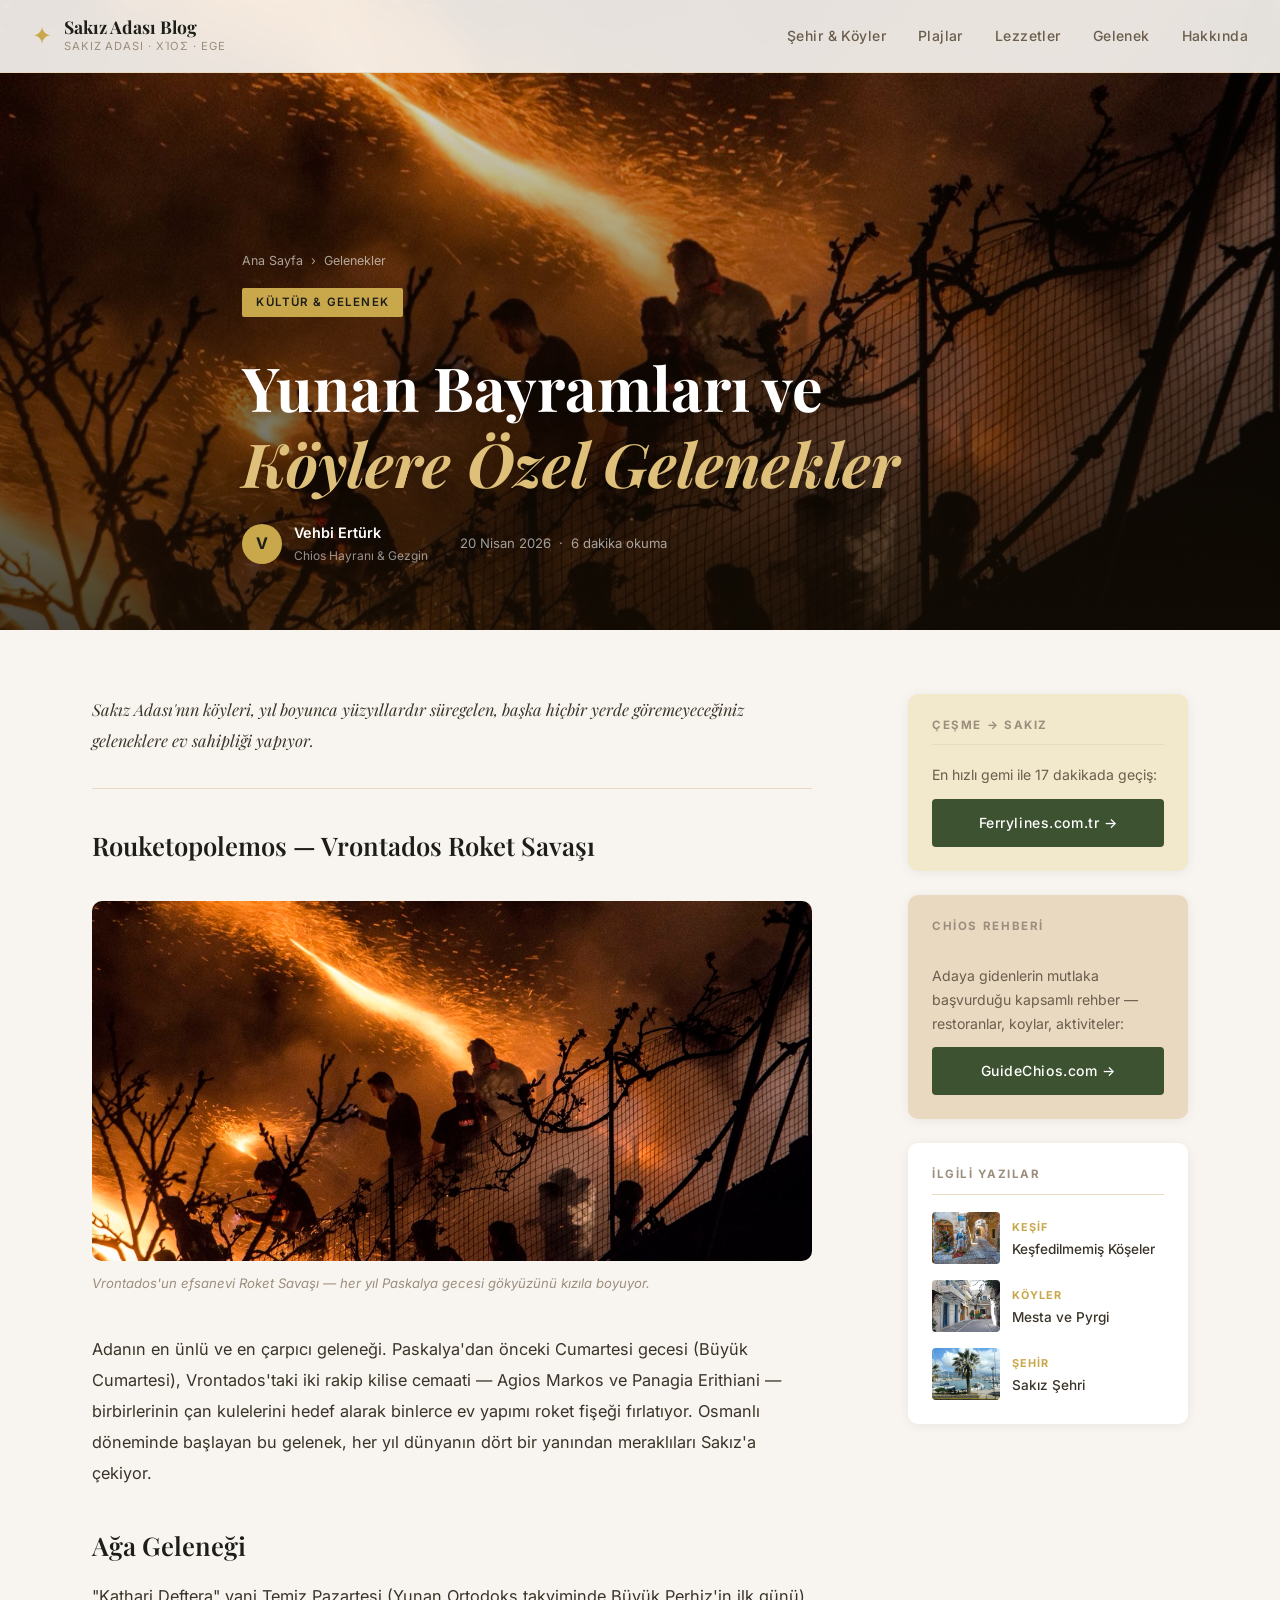
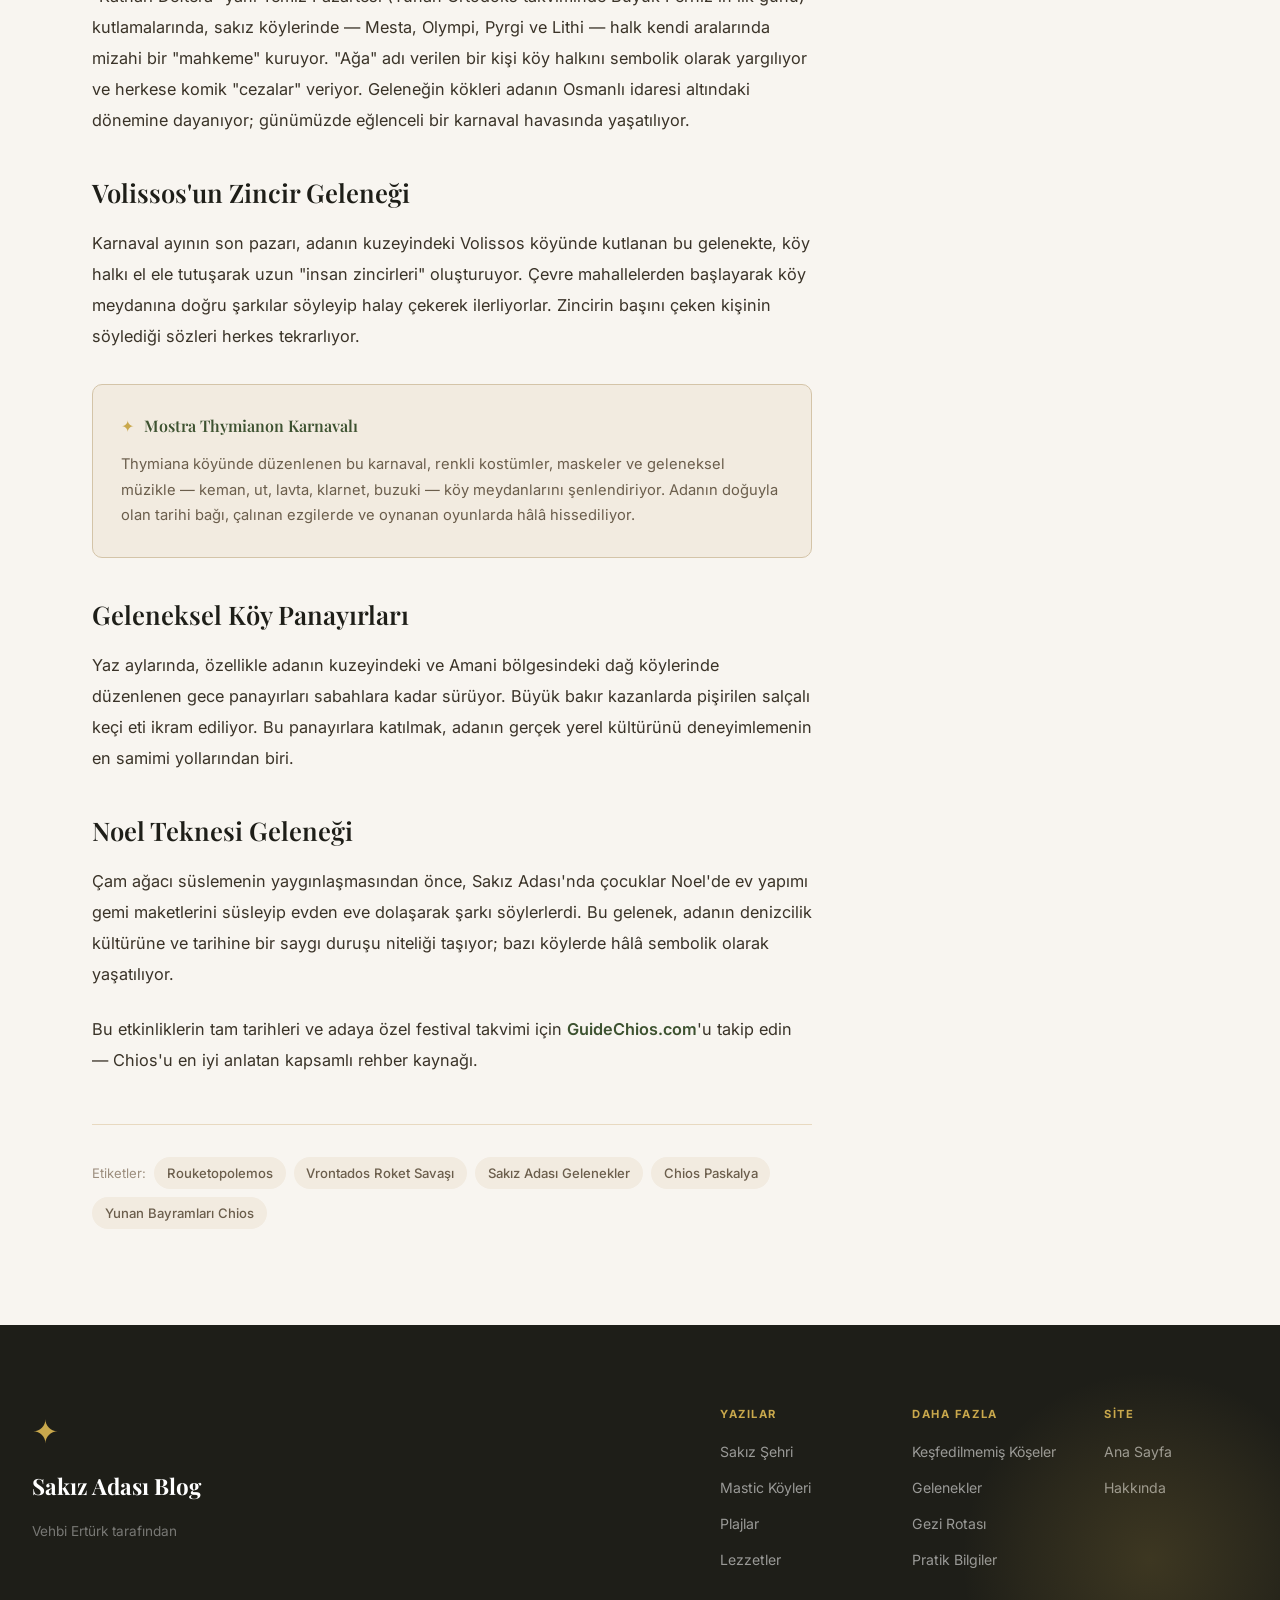
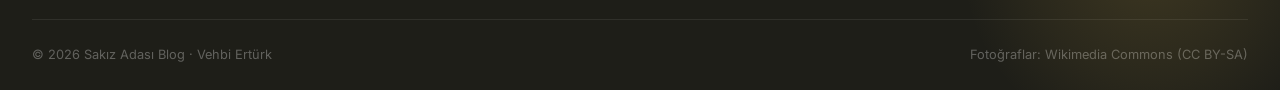
<file: yunan-bayramlari-gelenekler/index.html>
<!DOCTYPE html>
<html lang="tr">
<head>
  <meta charset="UTF-8" /><meta name="viewport" content="width=device-width, initial-scale=1.0" />
  <title>Sakız Adası Yunan Bayramları ve Gelenekleri: Rouketopolemos, Ağa Geleneği | Sakız Adası Blog</title>
  <meta name="description" content="Sakız Adası'nın eşsiz gelenekleri: Vrontados Roket Savaşı (Rouketopolemos), Ağa geleneği, Volissos zincir dansı, Mostra Thymianon karnavalı ve Noel teknesi." />
  <meta name="author" content="Vehbi Ertürk" /><meta name="robots" content="index, follow" />
  <link rel="canonical" href="https://erturklines.com/yunan-bayramlari-gelenekler/" />
  <meta property="og:type" content="article" /><meta property="og:title" content="Sakız Adası Yunan Bayramları ve Gelenekleri: Rouketopolemos" />
  <meta property="og:description" content="Rouketopolemos roket savaşı, Ağa geleneği, Volissos zincir dansı ve Noel teknesi — Chios'un yüzyıllık gelenekleri." />
  <meta property="og:url" content="https://erturklines.com/yunan-bayramlari-gelenekler/" />
  <meta property="og:image" content="https://erturklines.com/images/rouketopolemos.jpg" /><meta property="og:site_name" content="Sakız Adası Blog" />
  <meta name="twitter:card" content="summary_large_image" /><meta name="twitter:image" content="https://erturklines.com/images/rouketopolemos.jpg" />
  <script type="application/ld+json">{"@context":"https://schema.org","@type":"BlogPosting","headline":"Sakız Adası Yunan Bayramları ve Gelenekleri","description":"Rouketopolemos, Ağa geleneği, Volissos zincir dansı ve Mostra Thymianon karnavalı rehberi.","url":"https://erturklines.com/yunan-bayramlari-gelenekler/","image":"https://erturklines.com/images/rouketopolemos.jpg","datePublished":"2026-04-20","author":{"@type":"Person","name":"Vehbi Ertürk"},"inLanguage":"tr","breadcrumb":{"@type":"BreadcrumbList","itemListElement":[{"@type":"ListItem","position":1,"name":"Ana Sayfa","item":"https://erturklines.com/"},{"@type":"ListItem","position":2,"name":"Yunan Bayramları","item":"https://erturklines.com/yunan-bayramlari-gelenekler/"}]}}</script>
  <link rel="preconnect" href="https://fonts.googleapis.com" /><link rel="preconnect" href="https://fonts.gstatic.com" crossorigin />
  <link href="https://fonts.googleapis.com/css2?family=Playfair+Display:ital,wght@0,400;0,600;0,700;1,400;1,600&family=Inter:wght@300;400;500;600&display=swap" rel="stylesheet" />
  <link rel="stylesheet" href="../style.css" /><link rel="stylesheet" href="../post.css" />
  <script async src="https://www.googletagmanager.com/gtag/js?id=G-PK34DTBVY6"></script>
  <script>window.dataLayer=window.dataLayer||[];function gtag(){dataLayer.push(arguments);}gtag('js',new Date());gtag('config','G-PK34DTBVY6');</script>
</head>
<body>
  <nav class="nav" id="nav"><div class="nav-inner"><a href="/" class="nav-logo"><span class="nav-logo-mark">✦</span><div><div class="nav-logo-title">Sakız Adası Blog</div><div class="nav-logo-sub">Sakız Adası · Χίος · Ege</div></div></a><ul class="nav-links"><li><a href="/#sehir">Şehir &amp; Köyler</a></li><li><a href="/#plajlar">Plajlar</a></li><li><a href="/#lezzetler">Lezzetler</a></li><li><a href="/#gelenek">Gelenek</a></li><li><a href="/#hakkinda">Hakkında</a></li></ul></div></nav>

  <header class="post-hero">
    <div class="post-hero-image" style="background-image:url('../images/rouketopolemos.jpg');background-size:cover;background-position:center;"></div>
    <div class="post-hero-overlay"></div>
    <div class="post-hero-content">
      <div class="post-breadcrumb"><a href="/">Ana Sayfa</a> <span>›</span> <span>Gelenekler</span></div>
      <span class="hero-tag">Kültür &amp; Gelenek</span>
      <h1 class="post-title">Yunan Bayramları ve<br /><em>Köylere Özel Gelenekler</em></h1>
      <div class="post-hero-meta"><div class="post-author"><div class="post-author-avatar">V</div><div><div class="post-author-name">Vehbi Ertürk</div><div class="post-author-role">Chios Hayranı &amp; Gezgin</div></div></div><div class="post-hero-info"><time datetime="2026-04-20">20 Nisan 2026</time><span>·</span><span>6 dakika okuma</span></div></div>
    </div>
  </header>

  <div class="post-layout">
    <article class="post-article">
      <p class="post-lead">Sakız Adası'nın köyleri, yıl boyunca yüzyıllardır süregelen, başka hiçbir yerde göremeyeceğiniz geleneklere ev sahipliği yapıyor.</p>

      <h2>Rouketopolemos — Vrontados Roket Savaşı</h2>
      <figure class="post-image-block">
        <img src="../images/rouketopolemos.jpg" alt="Rouketopolemos Vrontados roket savaşı Paskalya Sakız Adası Chios geleneksel festival havai fişek" class="post-image" style="height:360px;width:100%;object-fit:cover;border-radius:10px;" loading="lazy" />
        <figcaption>Vrontados'un efsanevi Roket Savaşı — her yıl Paskalya gecesi gökyüzünü kızıla boyuyor.</figcaption>
      </figure>
      <p>Adanın en ünlü ve en çarpıcı geleneği. Paskalya'dan önceki Cumartesi gecesi (Büyük Cumartesi), Vrontados'taki iki rakip kilise cemaati — Agios Markos ve Panagia Erithiani — birbirlerinin çan kulelerini hedef alarak binlerce ev yapımı roket fişeği fırlatıyor. Osmanlı döneminde başlayan bu gelenek, her yıl dünyanın dört bir yanından meraklıları Sakız'a çekiyor.</p>

      <h2>Ağa Geleneği</h2>
      <p>"Kathari Deftera" yani Temiz Pazartesi (Yunan Ortodoks takviminde Büyük Perhiz'in ilk günü) kutlamalarında, sakız köylerinde — Mesta, Olympi, Pyrgi ve Lithi — halk kendi aralarında mizahi bir "mahkeme" kuruyor. "Ağa" adı verilen bir kişi köy halkını sembolik olarak yargılıyor ve herkese komik "cezalar" veriyor. Geleneğin kökleri adanın Osmanlı idaresi altındaki dönemine dayanıyor; günümüzde eğlenceli bir karnaval havasında yaşatılıyor.</p>

      <h2>Volissos'un Zincir Geleneği</h2>
      <p>Karnaval ayının son pazarı, adanın kuzeyindeki Volissos köyünde kutlanan bu gelenekte, köy halkı el ele tutuşarak uzun "insan zincirleri" oluşturuyor. Çevre mahallelerden başlayarak köy meydanına doğru şarkılar söyleyip halay çekerek ilerliyorlar. Zincirin başını çeken kişinin söylediği sözleri herkes tekrarlıyor.</p>

      <div class="post-fact-box"><div class="fact-box-header"><span class="fact-icon">✦</span><h4>Mostra Thymianon Karnavalı</h4></div><p>Thymiana köyünde düzenlenen bu karnaval, renkli kostümler, maskeler ve geleneksel müzikle — keman, ut, lavta, klarnet, buzuki — köy meydanlarını şenlendiriyor. Adanın doğuyla olan tarihi bağı, çalınan ezgilerde ve oynanan oyunlarda hâlâ hissediliyor.</p></div>

      <h2>Geleneksel Köy Panayırları</h2>
      <p>Yaz aylarında, özellikle adanın kuzeyindeki ve Amani bölgesindeki dağ köylerinde düzenlenen gece panayırları sabahlara kadar sürüyor. Büyük bakır kazanlarda pişirilen salçalı keçi eti ikram ediliyor. Bu panayırlara katılmak, adanın gerçek yerel kültürünü deneyimlemenin en samimi yollarından biri.</p>

      <h2>Noel Teknesi Geleneği</h2>
      <p>Çam ağacı süslemenin yaygınlaşmasından önce, Sakız Adası'nda çocuklar Noel'de ev yapımı gemi maketlerini süsleyip evden eve dolaşarak şarkı söylerlerdi. Bu gelenek, adanın denizcilik kültürüne ve tarihine bir saygı duruşu niteliği taşıyor; bazı köylerde hâlâ sembolik olarak yaşatılıyor.</p>

      <p>Bu etkinliklerin tam tarihleri ve adaya özel festival takvimi için <a href="https://www.guidechios.com" target="_blank" rel="noopener" style="color:var(--olive);font-weight:600;">GuideChios.com</a>'u takip edin — Chios'u en iyi anlatan kapsamlı rehber kaynağı.</p>

      <div class="post-tags"><span>Etiketler:</span><a href="/">Rouketopolemos</a><a href="/">Vrontados Roket Savaşı</a><a href="/">Sakız Adası Gelenekler</a><a href="/">Chios Paskalya</a><a href="/">Yunan Bayramları Chios</a></div>
    </article>
    <aside class="post-sidebar">
      <div class="sidebar-widget widget-newsletter"><h4 class="widget-title">Çeşme → Sakız</h4><p class="widget-text">En hızlı gemi ile 17 dakikada geçiş:</p><a href="https://www.ferrylines.com.tr" target="_blank" rel="noopener" class="btn btn-primary" style="display:flex;justify-content:center;">Ferrylines.com.tr →</a></div>
      <div class="sidebar-widget widget-newsletter" style="background:var(--sand);"><h4 class="widget-title">Chios Rehberi</h4><p class="widget-text">Adaya gidenlerin mutlaka başvurduğu kapsamlı rehber — restoranlar, koylar, aktiviteler:</p><a href="https://www.guidechios.com" target="_blank" rel="noopener" class="btn btn-primary" style="display:flex;justify-content:center;">GuideChios.com →</a></div>
      <div class="sidebar-widget"><h4 class="widget-title">İlgili Yazılar</h4><div class="related-list"><a href="/vrontados-kessfedilmemis-koseler/" class="related-item"><div class="related-image" style="background-image:url('../images/mesta-alley.jpg');background-size:cover;"></div><div class="related-text"><span class="related-cat">Keşif</span><p>Keşfedilmemiş Köşeler</p></div></a><a href="/mastic-koyleri-mesta-pyrgi/" class="related-item"><div class="related-image" style="background-image:url('../images/pyrgi.jpg');background-size:cover;"></div><div class="related-text"><span class="related-cat">Köyler</span><p>Mesta ve Pyrgi</p></div></a><a href="/sakiz-sehri-chora/" class="related-item"><div class="related-image" style="background-image:url('../images/chora.jpg');background-size:cover;"></div><div class="related-text"><span class="related-cat">Şehir</span><p>Sakız Şehri</p></div></a></div></div>
    </aside>
  </div>
  <footer class="footer"><div class="footer-inner"><div class="footer-brand"><span class="footer-logo-mark">✦</span><div class="footer-logo-title">Sakız Adası Blog</div><p>Vehbi Ertürk tarafından</p></div><div class="footer-links"><div class="footer-col"><h5>Yazılar</h5><a href="/sakiz-sehri-chora/">Sakız Şehri</a><a href="/mastic-koyleri-mesta-pyrgi/">Mastic Köyleri</a><a href="/en-guzel-plajlar/">Plajlar</a><a href="/sakiz-mutfagi-lezzetler/">Lezzetler</a></div><div class="footer-col"><h5>Daha Fazla</h5><a href="/vrontados-kessfedilmemis-koseler/">Keşfedilmemiş Köşeler</a><a href="/yunan-bayramlari-gelenekler/">Gelenekler</a><a href="/sakiz-gezi-rotasi-2-gun/">Gezi Rotası</a><a href="/pratik-bilgiler/">Pratik Bilgiler</a></div><div class="footer-col"><h5>Site</h5><a href="/">Ana Sayfa</a><a href="/#hakkinda">Hakkında</a></div></div></div><div class="footer-bottom"><p>© 2026 Sakız Adası Blog · Vehbi Ertürk</p><p>Fotoğraflar: Wikimedia Commons (CC BY-SA)</p></div></footer>
  <script src="../script.js"></script>
</body>
</html>
</file>
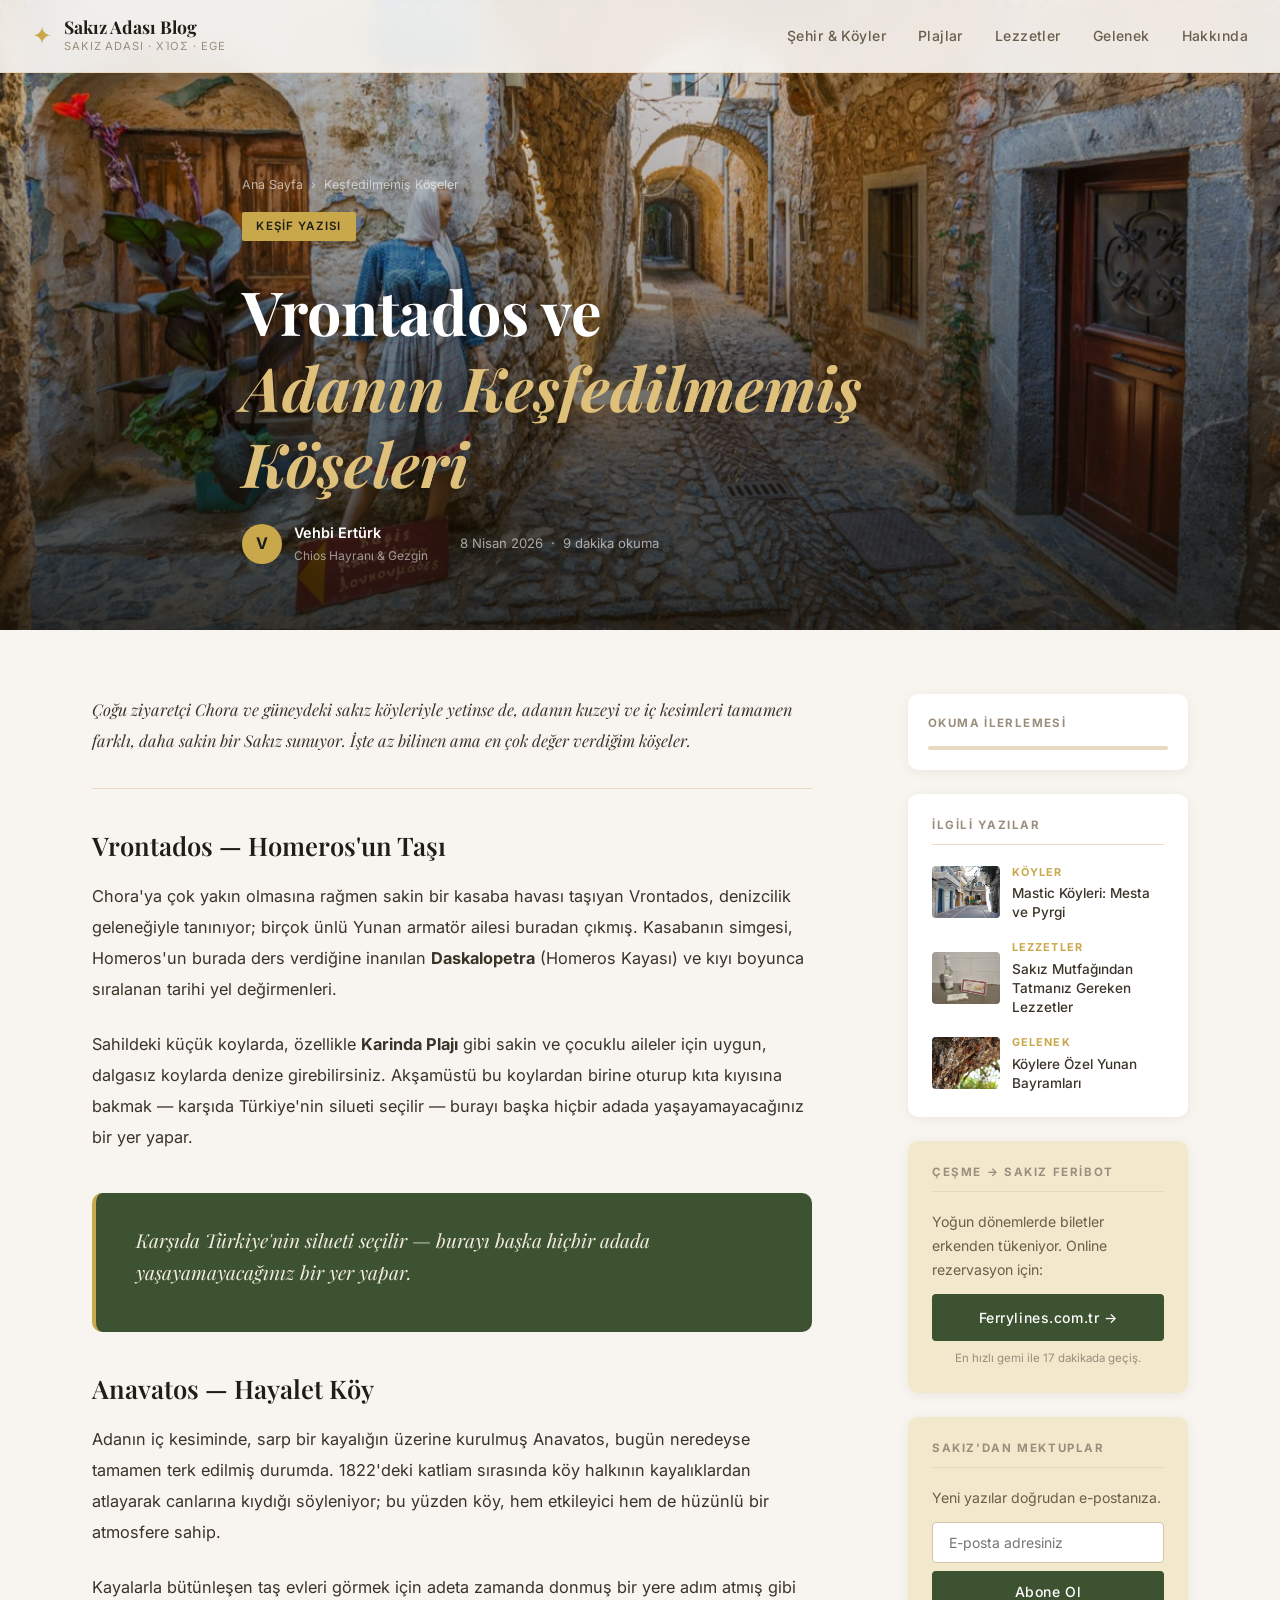
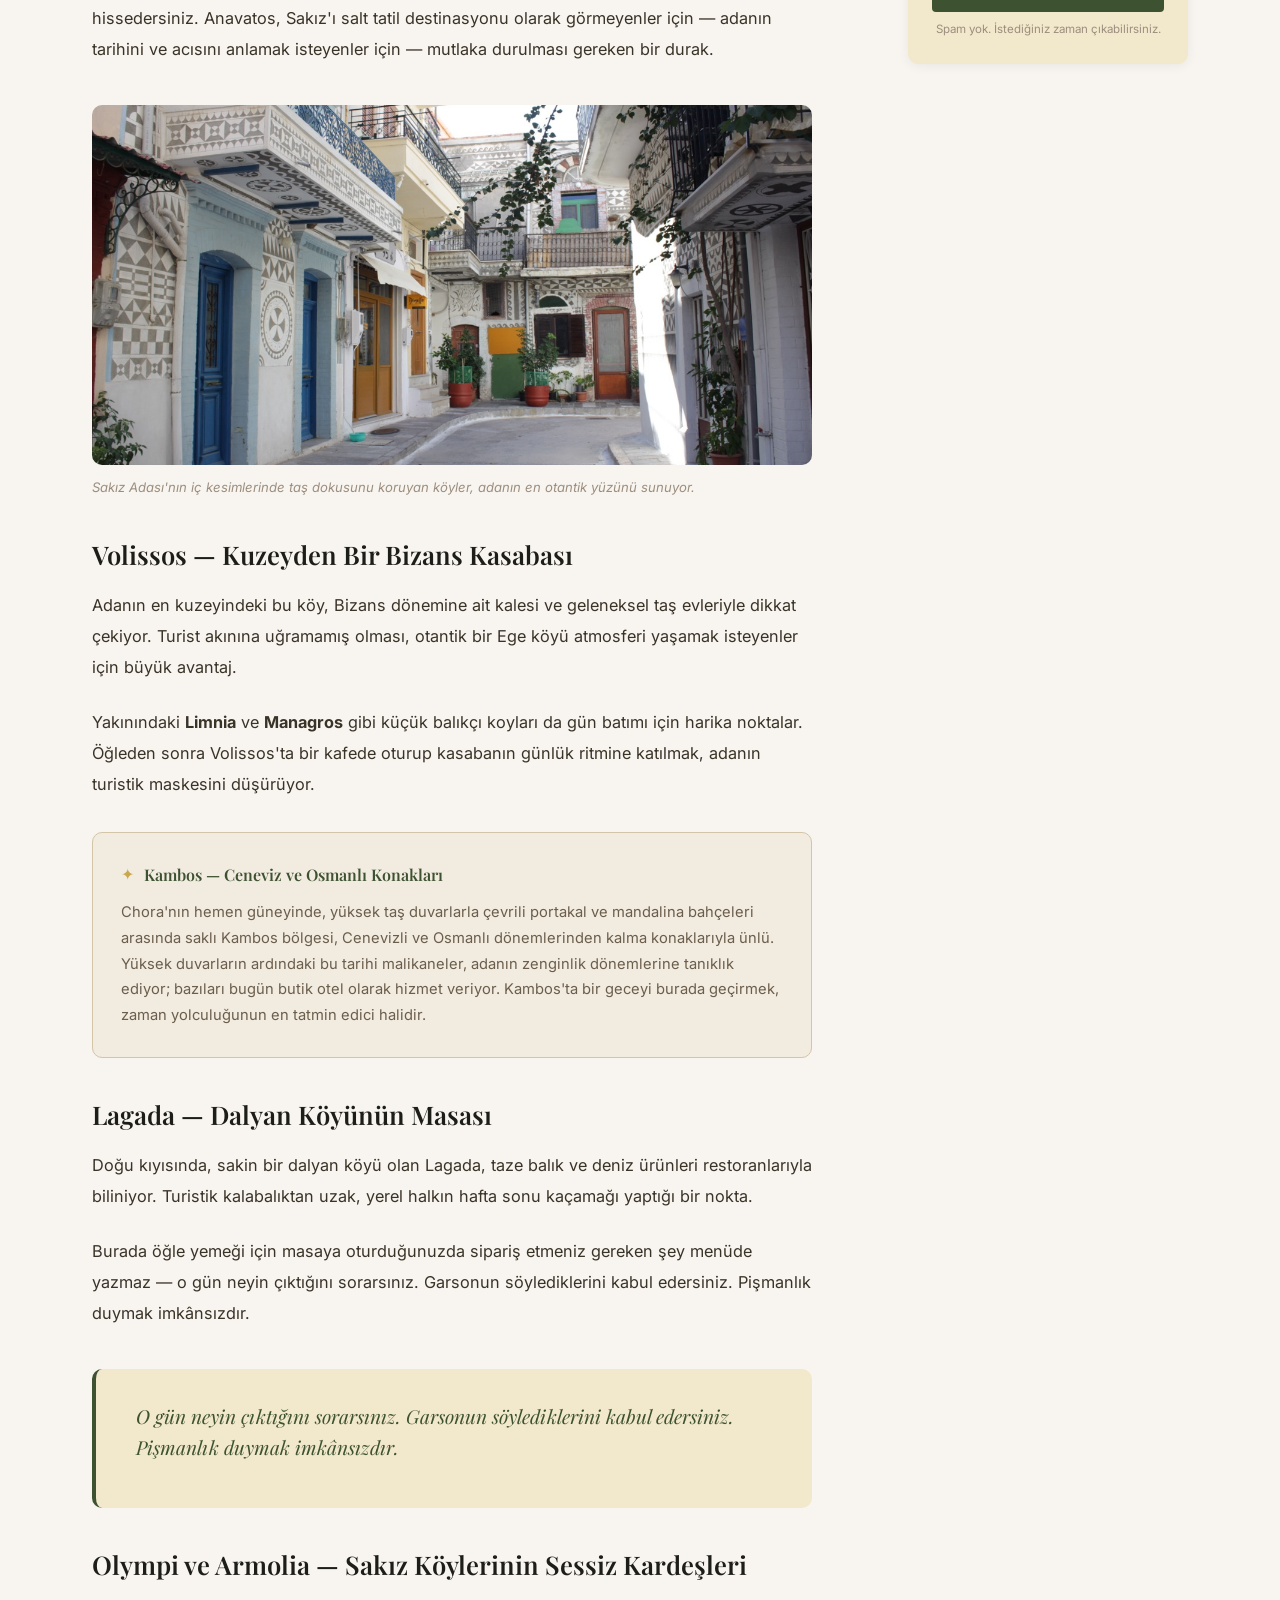
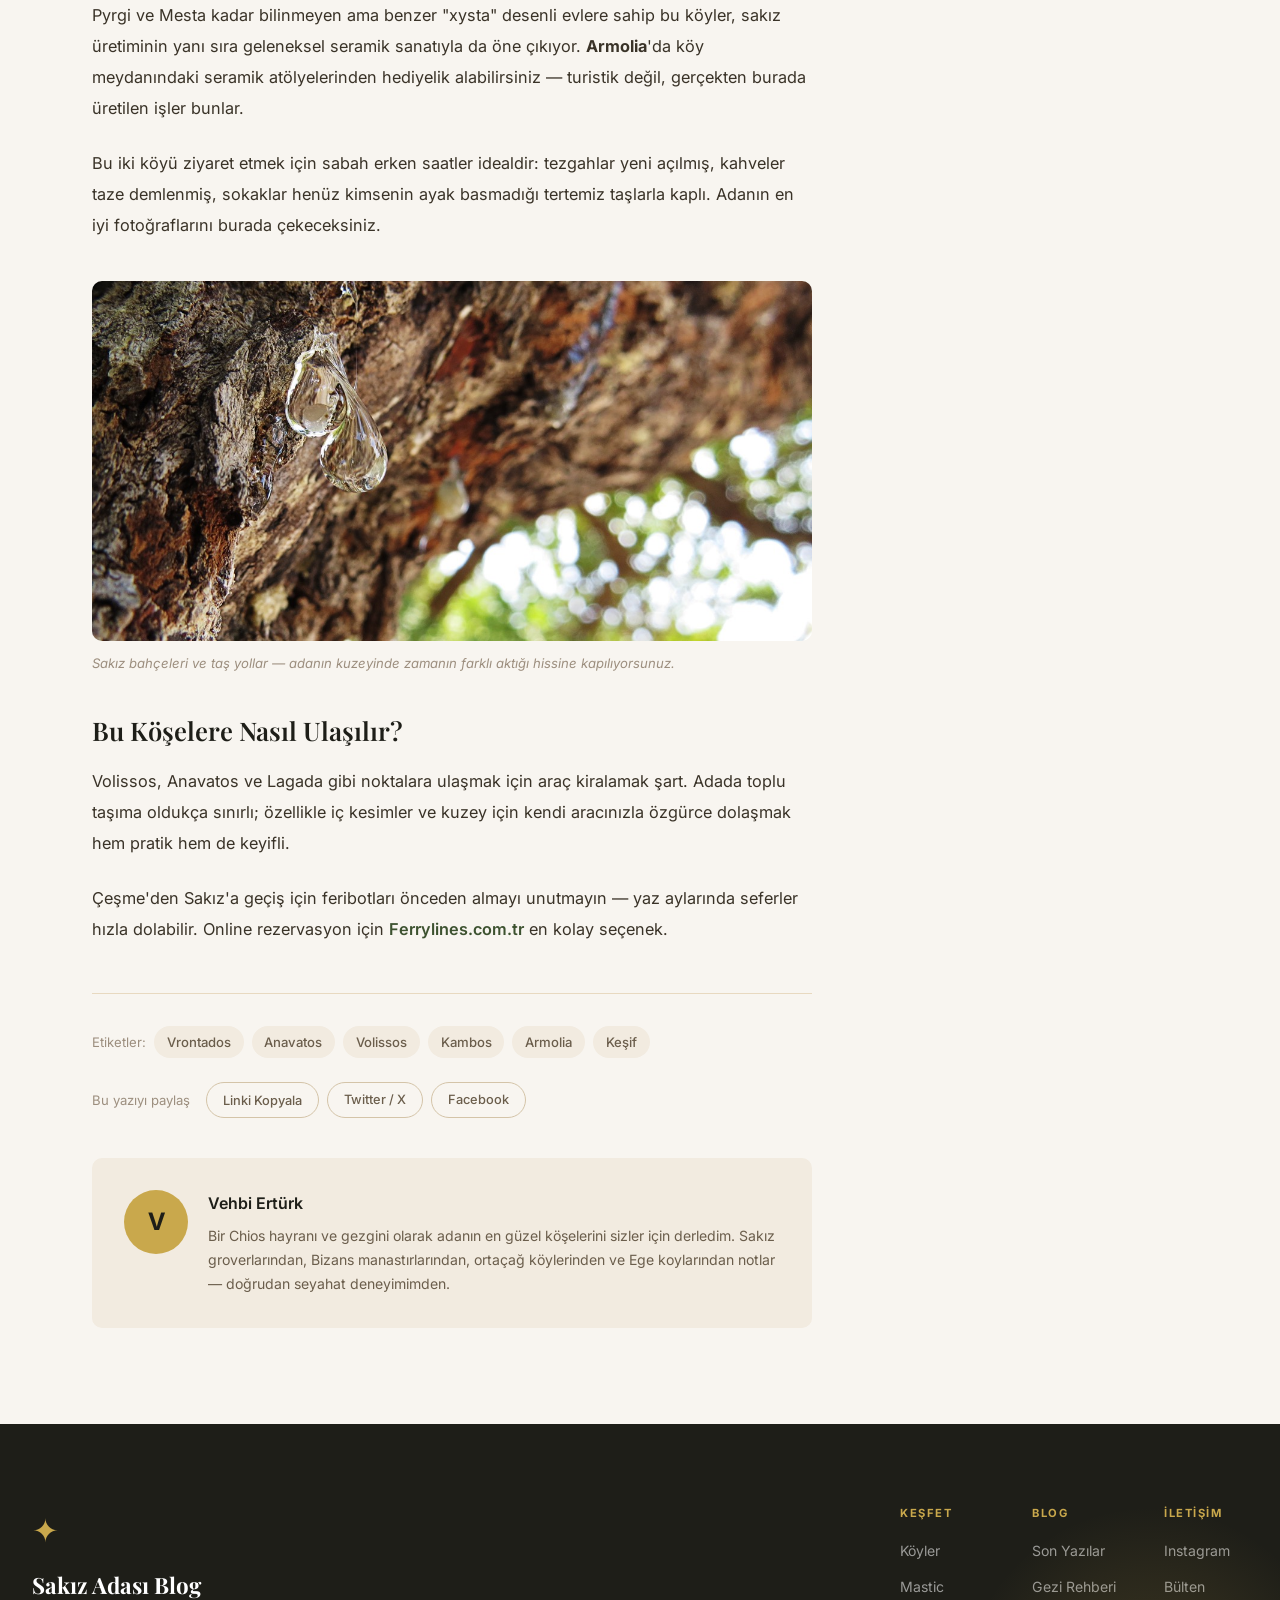
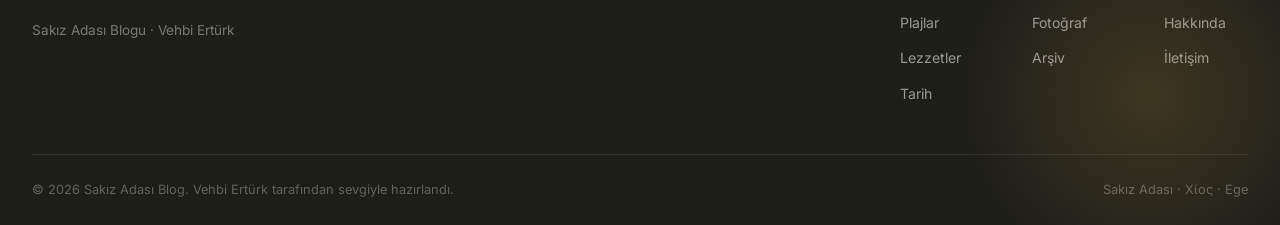
<file: post.html>
<!DOCTYPE html>
<html lang="tr">
<head>
  <meta charset="UTF-8" />
  <meta name="viewport" content="width=device-width, initial-scale=1.0" />
  <title>Vrontados ve Adanın Keşfedilmemiş Köşeleri — Sakız Adası Blog</title>
  <link rel="preconnect" href="https://fonts.googleapis.com" />
  <link rel="preconnect" href="https://fonts.gstatic.com" crossorigin />
  <link href="https://fonts.googleapis.com/css2?family=Playfair+Display:ital,wght@0,400;0,600;0,700;1,400;1,600&family=Inter:wght@300;400;500;600&display=swap" rel="stylesheet" />
  <link rel="stylesheet" href="style.css" />
  <link rel="stylesheet" href="post.css" />
  <!-- Google tag (gtag.js) -->
  <script async src="https://www.googletagmanager.com/gtag/js?id=G-PK34DTBVY6"></script>
  <script>
    window.dataLayer = window.dataLayer || [];
    function gtag(){dataLayer.push(arguments);}
    gtag('js', new Date());
    gtag('config', 'G-PK34DTBVY6');
  </script>
</head>
<body>

  <!-- NAV -->
  <nav class="nav" id="nav">
    <div class="nav-inner">
      <a href="index.html" class="nav-logo">
        <span class="nav-logo-mark">✦</span>
        <div>
          <div class="nav-logo-title">Sakız Adası Blog</div>
          <div class="nav-logo-sub">Sakız Adası · Χίος · Ege</div>
        </div>
      </a>
      <ul class="nav-links">
        <li><a href="index.html#sehir">Şehir &amp; Köyler</a></li>
        <li><a href="index.html#plajlar">Plajlar</a></li>
        <li><a href="index.html#lezzetler">Lezzetler</a></li>
        <li><a href="index.html#gelenek">Gelenek</a></li>
        <li><a href="index.html#hakkinda">Hakkında</a></li>
      </ul>
      <button class="nav-menu-btn" id="menuBtn" aria-label="Menüyü aç">
        <span></span><span></span><span></span>
      </button>
    </div>
  </nav>

  <!-- POST HERO -->
  <header class="post-hero">
    <div class="post-hero-image post-hero-image--mastic"></div>
    <div class="post-hero-overlay"></div>
    <div class="post-hero-content">
      <div class="post-breadcrumb">
        <a href="index.html">Ana Sayfa</a>
        <span>›</span>
        <a href="index.html#stories">Keşfedilmemiş Köşeler</a>
      </div>
      <span class="hero-tag">Keşif Yazısı</span>
      <h1 class="post-title">Vrontados ve<br /><em>Adanın Keşfedilmemiş Köşeleri</em></h1>
      <div class="post-hero-meta">
        <div class="post-author">
          <div class="post-author-avatar">V</div>
          <div>
            <div class="post-author-name">Vehbi Ertürk</div>
            <div class="post-author-role">Chios Hayranı &amp; Gezgin</div>
          </div>
        </div>
        <div class="post-hero-info">
          <time>8 Nisan 2026</time>
          <span>·</span>
          <span>9 dakika okuma</span>
        </div>
      </div>
    </div>
  </header>

  <!-- POST LAYOUT -->
  <div class="post-layout">

    <article class="post-article">

      <p class="post-lead">Çoğu ziyaretçi Chora ve güneydeki sakız köyleriyle yetinse de, adanın kuzeyi ve iç kesimleri tamamen farklı, daha sakin bir Sakız sunuyor. İşte az bilinen ama en çok değer verdiğim köşeler.</p>

      <h2>Vrontados — Homeros'un Taşı</h2>

      <p>Chora'ya çok yakın olmasına rağmen sakin bir kasaba havası taşıyan Vrontados, denizcilik geleneğiyle tanınıyor; birçok ünlü Yunan armatör ailesi buradan çıkmış. Kasabanın simgesi, Homeros'un burada ders verdiğine inanılan <strong>Daskalopetra</strong> (Homeros Kayası) ve kıyı boyunca sıralanan tarihi yel değirmenleri.</p>

      <p>Sahildeki küçük koylarda, özellikle <strong>Karinda Plajı</strong> gibi sakin ve çocuklu aileler için uygun, dalgasız koylarda denize girebilirsiniz. Akşamüstü bu koylardan birine oturup kıta kıyısına bakmak — karşıda Türkiye'nin silueti seçilir — burayı başka hiçbir adada yaşayamayacağınız bir yer yapar.</p>

      <div class="post-pullquote">
        <blockquote>
          Karşıda Türkiye'nin silueti seçilir — burayı başka hiçbir adada yaşayamayacağınız bir yer yapar.
        </blockquote>
      </div>

      <h2>Anavatos — Hayalet Köy</h2>

      <p>Adanın iç kesiminde, sarp bir kayalığın üzerine kurulmuş Anavatos, bugün neredeyse tamamen terk edilmiş durumda. 1822'deki katliam sırasında köy halkının kayalıklardan atlayarak canlarına kıydığı söyleniyor; bu yüzden köy, hem etkileyici hem de hüzünlü bir atmosfere sahip.</p>

      <p>Kayalarla bütünleşen taş evleri görmek için adeta zamanda donmuş bir yere adım atmış gibi hissedersiniz. Anavatos, Sakız'ı salt tatil destinasyonu olarak görmeyenler için — adanın tarihini ve acısını anlamak isteyenler için — mutlaka durulması gereken bir durak.</p>

      <div class="post-image-block">
        <div class="post-image post-image--village"></div>
        <figcaption>Sakız Adası'nın iç kesimlerinde taş dokusunu koruyan köyler, adanın en otantik yüzünü sunuyor.</figcaption>
      </div>

      <h2>Volissos — Kuzeyden Bir Bizans Kasabası</h2>

      <p>Adanın en kuzeyindeki bu köy, Bizans dönemine ait kalesi ve geleneksel taş evleriyle dikkat çekiyor. Turist akınına uğramamış olması, otantik bir Ege köyü atmosferi yaşamak isteyenler için büyük avantaj.</p>

      <p>Yakınındaki <strong>Limnia</strong> ve <strong>Managros</strong> gibi küçük balıkçı koyları da gün batımı için harika noktalar. Öğleden sonra Volissos'ta bir kafede oturup kasabanın günlük ritmine katılmak, adanın turistik maskesini düşürüyor.</p>

      <div class="post-fact-box">
        <div class="fact-box-header">
          <span class="fact-icon">✦</span>
          <h4>Kambos — Ceneviz ve Osmanlı Konakları</h4>
        </div>
        <p>Chora'nın hemen güneyinde, yüksek taş duvarlarla çevrili portakal ve mandalina bahçeleri arasında saklı Kambos bölgesi, Cenevizli ve Osmanlı dönemlerinden kalma konaklarıyla ünlü. Yüksek duvarların ardındaki bu tarihi malikaneler, adanın zenginlik dönemlerine tanıklık ediyor; bazıları bugün butik otel olarak hizmet veriyor. Kambos'ta bir geceyi burada geçirmek, zaman yolculuğunun en tatmin edici halidir.</p>
      </div>

      <h2>Lagada — Dalyan Köyünün Masası</h2>

      <p>Doğu kıyısında, sakin bir dalyan köyü olan Lagada, taze balık ve deniz ürünleri restoranlarıyla biliniyor. Turistik kalabalıktan uzak, yerel halkın hafta sonu kaçamağı yaptığı bir nokta.</p>

      <p>Burada öğle yemeği için masaya oturduğunuzda sipariş etmeniz gereken şey menüde yazmaz — o gün neyin çıktığını sorarsınız. Garsonun söylediklerini kabul edersiniz. Pişmanlık duymak imkânsızdır.</p>

      <div class="post-pullquote post-pullquote--light">
        <blockquote>
          O gün neyin çıktığını sorarsınız. Garsonun söylediklerini kabul edersiniz. Pişmanlık duymak imkânsızdır.
        </blockquote>
      </div>

      <h2>Olympi ve Armolia — Sakız Köylerinin Sessiz Kardeşleri</h2>

      <p>Pyrgi ve Mesta kadar bilinmeyen ama benzer "xysta" desenli evlere sahip bu köyler, sakız üretiminin yanı sıra geleneksel seramik sanatıyla da öne çıkıyor. <strong>Armolia</strong>'da köy meydanındaki seramik atölyelerinden hediyelik alabilirsiniz — turistik değil, gerçekten burada üretilen işler bunlar.</p>

      <p>Bu iki köyü ziyaret etmek için sabah erken saatler idealdir: tezgahlar yeni açılmış, kahveler taze demlenmiş, sokaklar henüz kimsenin ayak basmadığı tertemiz taşlarla kaplı. Adanın en iyi fotoğraflarını burada çekeceksiniz.</p>

      <div class="post-image-block">
        <div class="post-image post-image--grove"></div>
        <figcaption>Sakız bahçeleri ve taş yollar — adanın kuzeyinde zamanın farklı aktığı hissine kapılıyorsunuz.</figcaption>
      </div>

      <h2>Bu Köşelere Nasıl Ulaşılır?</h2>

      <p>Volissos, Anavatos ve Lagada gibi noktalara ulaşmak için araç kiralamak şart. Adada toplu taşıma oldukça sınırlı; özellikle iç kesimler ve kuzey için kendi aracınızla özgürce dolaşmak hem pratik hem de keyifli.</p>

      <p>Çeşme'den Sakız'a geçiş için feribotları önceden almayı unutmayın — yaz aylarında seferler hızla dolabilir. Online rezervasyon için <a href="https://www.ferrylines.com.tr" target="_blank" rel="noopener" style="color:var(--olive);font-weight:600;">Ferrylines.com.tr</a> en kolay seçenek.</p>

      <!-- Tags -->
      <div class="post-tags">
        <span>Etiketler:</span>
        <a href="#">Vrontados</a>
        <a href="#">Anavatos</a>
        <a href="#">Volissos</a>
        <a href="#">Kambos</a>
        <a href="#">Armolia</a>
        <a href="#">Keşif</a>
      </div>

      <!-- Share -->
      <div class="post-share">
        <span>Bu yazıyı paylaş</span>
        <div class="share-buttons">
          <button class="share-btn" onclick="copyLink()">Linki Kopyala</button>
          <a class="share-btn" href="#">Twitter / X</a>
          <a class="share-btn" href="#">Facebook</a>
        </div>
      </div>

      <!-- Author bio -->
      <div class="post-author-bio">
        <div class="post-author-avatar post-author-avatar--lg">V</div>
        <div>
          <div class="post-author-name">Vehbi Ertürk</div>
          <p>Bir Chios hayranı ve gezgini olarak adanın en güzel köşelerini sizler için derledim. Sakız groverlarından, Bizans manastırlarından, ortaçağ köylerinden ve Ege koylarından notlar — doğrudan seyahat deneyimimden.</p>
        </div>
      </div>

    </article>

    <!-- POST SIDEBAR -->
    <aside class="post-sidebar">

      <!-- Progress -->
      <div class="reading-progress-wrap">
        <div class="reading-progress-label">Okuma ilerlemesi</div>
        <div class="reading-progress-bar">
          <div class="reading-progress-fill" id="readingProgress"></div>
        </div>
      </div>

      <!-- Related -->
      <div class="sidebar-widget">
        <h4 class="widget-title">İlgili Yazılar</h4>
        <div class="related-list">
          <a href="post.html" class="related-item">
            <div class="related-image related-image--villages"></div>
            <div class="related-text">
              <span class="related-cat">Köyler</span>
              <p>Mastic Köyleri: Mesta ve Pyrgi</p>
            </div>
          </a>
          <a href="post.html" class="related-item">
            <div class="related-image related-image--food"></div>
            <div class="related-text">
              <span class="related-cat">Lezzetler</span>
              <p>Sakız Mutfağından Tatmanız Gereken Lezzetler</p>
            </div>
          </a>
          <a href="post.html" class="related-item">
            <div class="related-image related-image--grove"></div>
            <div class="related-text">
              <span class="related-cat">Gelenek</span>
              <p>Köylere Özel Yunan Bayramları</p>
            </div>
          </a>
        </div>
      </div>

      <!-- Ferry -->
      <div class="sidebar-widget widget-newsletter">
        <h4 class="widget-title">Çeşme → Sakız Feribot</h4>
        <p class="widget-text">Yoğun dönemlerde biletler erkenden tükeniyor. Online rezervasyon için:</p>
        <a href="https://www.ferrylines.com.tr" target="_blank" rel="noopener" class="btn btn-primary" style="display:flex;justify-content:center;margin-bottom:0.5rem;">Ferrylines.com.tr →</a>
        <p class="newsletter-note">En hızlı gemi ile 17 dakikada geçiş.</p>
      </div>

      <!-- Newsletter -->
      <div class="sidebar-widget widget-newsletter">
        <h4 class="widget-title">Sakız'dan Mektuplar</h4>
        <p class="widget-text">Yeni yazılar doğrudan e-postanıza.</p>
        <form class="newsletter-form" onsubmit="handleSubscribe(event)">
          <input type="email" placeholder="E-posta adresiniz" class="newsletter-input" required />
          <button type="submit" class="btn btn-primary">Abone Ol</button>
        </form>
        <p class="newsletter-note">Spam yok. İstediğiniz zaman çıkabilirsiniz.</p>
      </div>

    </aside>

  </div><!-- /.post-layout -->

  <!-- FOOTER -->
  <footer class="footer">
    <div class="footer-inner">
      <div class="footer-brand">
        <span class="footer-logo-mark">✦</span>
        <div class="footer-logo-title">Sakız Adası Blog</div>
        <p>Sakız Adası Blogu · Vehbi Ertürk</p>
      </div>
      <div class="footer-links">
        <div class="footer-col">
          <h5>Keşfet</h5>
          <a href="#">Köyler</a>
          <a href="#">Mastic</a>
          <a href="#">Plajlar</a>
          <a href="#">Lezzetler</a>
          <a href="#">Tarih</a>
        </div>
        <div class="footer-col">
          <h5>Blog</h5>
          <a href="#">Son Yazılar</a>
          <a href="#">Gezi Rehberi</a>
          <a href="#">Fotoğraf</a>
          <a href="#">Arşiv</a>
        </div>
        <div class="footer-col">
          <h5>İletişim</h5>
          <a href="#">Instagram</a>
          <a href="#">Bülten</a>
          <a href="#">Hakkında</a>
          <a href="#">İletişim</a>
        </div>
      </div>
    </div>
    <div class="footer-bottom">
      <p>© 2026 Sakız Adası Blog. Vehbi Ertürk tarafından sevgiyle hazırlandı.</p>
      <p>Sakız Adası · Χίος · Ege</p>
    </div>
  </footer>

  <script src="script.js"></script>
  <script>
    const fill = document.getElementById('readingProgress');
    const article = document.querySelector('.post-article');
    window.addEventListener('scroll', () => {
      if (!article || !fill) return;
      const rect = article.getBoundingClientRect();
      const total = article.offsetHeight - window.innerHeight;
      const scrolled = Math.max(0, -rect.top);
      fill.style.width = Math.min(100, (scrolled / total) * 100) + '%';
    }, { passive: true });

    function copyLink() {
      navigator.clipboard.writeText(window.location.href).then(() => showToast('✦ Link kopyalandı'));
    }
  </script>
</body>
</html>
</file>
<file: style.css>
/* =============================================
   MASTIHA & STONE — Chios Island Blog
   Theme: Mediterranean Minimalist
   ============================================= */

/* --- RESET & BASE --- */
*, *::before, *::after { box-sizing: border-box; margin: 0; padding: 0; }

:root {
  --off-white:   #F8F5F0;
  --sand:        #E8D9C0;
  --sand-light:  #F2EBE0;
  --sand-mid:    #D4C4A8;
  --olive:       #3D5230;
  --olive-mid:   #4A5C3A;
  --olive-light: #6B7F59;
  --gold:        #C9A84C;
  --gold-light:  #DFC07A;
  --gold-pale:   #F2E8CC;
  --dark:        #1E1E18;
  --text:        #3A3328;
  --text-mid:    #6B5E4C;
  --text-light:  #9C8E7E;
  --white:       #FFFFFF;

  --font-serif: 'Playfair Display', Georgia, serif;
  --font-sans:  'Inter', system-ui, sans-serif;

  --radius: 4px;
  --radius-lg: 10px;
  --shadow-sm: 0 2px 12px rgba(0,0,0,0.06);
  --shadow-md: 0 6px 28px rgba(0,0,0,0.10);
  --shadow-lg: 0 16px 48px rgba(0,0,0,0.14);

  --transition: 0.28s cubic-bezier(0.4, 0, 0.2, 1);
}

html { scroll-behavior: smooth; font-size: 16px; }

body {
  font-family: var(--font-sans);
  background: var(--off-white);
  color: var(--text);
  line-height: 1.7;
  -webkit-font-smoothing: antialiased;
}

img { display: block; max-width: 100%; }
a { color: inherit; text-decoration: none; }
ul { list-style: none; }
button { cursor: pointer; border: none; background: none; font-family: inherit; }

/* --- TYPOGRAPHY --- */
h1, h2, h3, h4 { font-family: var(--font-serif); line-height: 1.25; color: var(--dark); }
h1 { font-size: clamp(2.2rem, 5vw, 3.8rem); font-weight: 700; }
h2 { font-size: clamp(1.6rem, 3vw, 2.4rem); font-weight: 600; }
h3 { font-size: clamp(1.15rem, 2vw, 1.45rem); font-weight: 600; }
h4 { font-size: 1rem; font-weight: 600; }
em { font-style: italic; }

/* --- UTILITY --- */
.btn {
  display: inline-flex;
  align-items: center;
  gap: 0.5rem;
  padding: 0.75rem 1.75rem;
  border-radius: var(--radius);
  font-size: 0.875rem;
  font-weight: 500;
  letter-spacing: 0.04em;
  transition: var(--transition);
  white-space: nowrap;
}
.btn-hero {
  background: var(--gold);
  color: var(--dark);
  border: 2px solid var(--gold);
}
.btn-hero:hover {
  background: var(--gold-light);
  border-color: var(--gold-light);
  transform: translateY(-2px);
  box-shadow: 0 8px 24px rgba(201,168,76,0.35);
}
.btn-primary {
  background: var(--olive);
  color: var(--white);
  width: 100%;
  justify-content: center;
}
.btn-primary:hover {
  background: var(--olive-mid);
  transform: translateY(-1px);
}
.btn-outline {
  background: transparent;
  color: var(--olive);
  border: 1.5px solid var(--olive);
  padding: 0.7rem 2.5rem;
}
.btn-outline:hover {
  background: var(--olive);
  color: var(--white);
}

/* =============================================
   NAVIGATION
   ============================================= */
.nav {
  position: fixed;
  top: 0; left: 0; right: 0;
  z-index: 100;
  background: rgba(248,245,240,0.92);
  backdrop-filter: blur(12px);
  -webkit-backdrop-filter: blur(12px);
  border-bottom: 1px solid var(--sand);
  transition: var(--transition);
}
.nav.scrolled {
  box-shadow: var(--shadow-sm);
}
.nav-inner {
  max-width: 1280px;
  margin: 0 auto;
  padding: 0 2rem;
  height: 72px;
  display: flex;
  align-items: center;
  justify-content: space-between;
}
.nav-logo {
  display: flex;
  align-items: center;
  gap: 0.75rem;
}
.nav-logo-mark {
  font-size: 1.5rem;
  color: var(--gold);
  line-height: 1;
}
.nav-logo-title {
  font-family: var(--font-serif);
  font-size: 1.1rem;
  font-weight: 700;
  color: var(--dark);
  line-height: 1.2;
}
.nav-logo-sub {
  font-size: 0.7rem;
  color: var(--text-light);
  letter-spacing: 0.08em;
  text-transform: uppercase;
}
.nav-links {
  display: flex;
  align-items: center;
  gap: 2rem;
}
.nav-links a {
  font-size: 0.875rem;
  font-weight: 500;
  color: var(--text-mid);
  letter-spacing: 0.03em;
  position: relative;
  transition: color var(--transition);
}
.nav-links a::after {
  content: '';
  position: absolute;
  bottom: -3px; left: 0; right: 100%;
  height: 1.5px;
  background: var(--gold);
  transition: right var(--transition);
}
.nav-links a:hover { color: var(--olive); }
.nav-links a:hover::after { right: 0; }

.nav-menu-btn {
  display: none;
  flex-direction: column;
  gap: 5px;
  padding: 4px;
}
.nav-menu-btn span {
  display: block;
  width: 24px;
  height: 2px;
  background: var(--text);
  border-radius: 2px;
  transition: var(--transition);
}
.nav-mobile {
  display: none;
  flex-direction: column;
  padding: 1rem 2rem 1.5rem;
  border-top: 1px solid var(--sand);
  gap: 1rem;
}
.nav-mobile a {
  font-size: 1rem;
  color: var(--text-mid);
  font-weight: 500;
}
.nav-mobile.open { display: flex; }

/* =============================================
   HERO
   ============================================= */
.hero {
  position: relative;
  min-height: 100vh;
  display: flex;
  align-items: flex-end;
  padding-bottom: 8vh;
  overflow: hidden;
}
.hero-image {
  position: absolute;
  inset: 0;
  background-image: url('images/hero.jpg');
  background-size: cover;
  background-position: center 40%;
}
.hero-gradient {
  position: absolute;
  inset: 0;
  background: linear-gradient(
    to bottom,
    rgba(0,0,0,0.05) 0%,
    rgba(30,20,8,0.45) 50%,
    rgba(20,14,4,0.80) 100%
  );
}
.hero-content {
  position: relative;
  z-index: 2;
  max-width: 1280px;
  margin: 0 auto;
  padding: 0 2rem;
  width: 100%;
}
.hero-tag {
  display: inline-block;
  padding: 0.3rem 0.9rem;
  background: var(--gold);
  color: var(--dark);
  font-size: 0.72rem;
  font-weight: 600;
  letter-spacing: 0.1em;
  text-transform: uppercase;
  border-radius: 2px;
  margin-bottom: 1.25rem;
}
.hero-title {
  color: var(--white);
  margin-bottom: 1rem;
  max-width: 640px;
  text-shadow: 0 2px 20px rgba(0,0,0,0.3);
}
.hero-title em {
  color: var(--gold-light);
}
.hero-desc {
  color: rgba(255,255,255,0.82);
  font-size: 1.05rem;
  max-width: 520px;
  margin-bottom: 2rem;
  line-height: 1.8;
}
.hero-scroll-hint {
  position: absolute;
  right: 3rem;
  bottom: 3rem;
  z-index: 2;
  display: flex;
  flex-direction: column;
  align-items: center;
  gap: 0.6rem;
  color: rgba(255,255,255,0.55);
  font-size: 0.7rem;
  letter-spacing: 0.12em;
  text-transform: uppercase;
  writing-mode: vertical-lr;
}
.hero-scroll-line {
  width: 1px;
  height: 60px;
  background: linear-gradient(to bottom, rgba(255,255,255,0.5), transparent);
  animation: scrollPulse 2s ease-in-out infinite;
}
@keyframes scrollPulse {
  0%, 100% { opacity: 0.4; transform: scaleY(1); }
  50% { opacity: 0.9; transform: scaleY(1.1); }
}

/* =============================================
   INTRO BAND
   ============================================= */
.intro-band {
  background: var(--olive);
  color: var(--off-white);
  text-align: center;
  padding: 1.25rem 2rem;
  font-size: 0.925rem;
  letter-spacing: 0.02em;
}
.intro-band strong { color: var(--gold-light); }

/* =============================================
   MAIN LAYOUT
   ============================================= */
.main-layout {
  max-width: 1280px;
  margin: 0 auto;
  padding: 4rem 2rem 6rem;
  display: grid;
  grid-template-columns: 1fr 340px;
  gap: 4rem;
  align-items: start;
}

/* =============================================
   SECTION HEADER
   ============================================= */
.section-header {
  display: flex;
  align-items: center;
  gap: 1.25rem;
  margin-bottom: 2.5rem;
}
.section-title {
  font-size: 1.05rem;
  font-weight: 600;
  letter-spacing: 0.12em;
  text-transform: uppercase;
  color: var(--text-mid);
  white-space: nowrap;
  font-family: var(--font-sans);
}
.section-line {
  flex: 1;
  height: 1px;
  background: var(--sand-mid);
}

/* =============================================
   ARTICLE GRID & CARDS
   ============================================= */
.article-grid {
  display: grid;
  grid-template-columns: repeat(2, 1fr);
  gap: 2rem;
}

.card {
  background: var(--white);
  border-radius: var(--radius-lg);
  overflow: hidden;
  box-shadow: var(--shadow-sm);
  transition: var(--transition);
  display: flex;
  flex-direction: column;
}
.card:hover {
  transform: translateY(-4px);
  box-shadow: var(--shadow-md);
}
.card--large {
  grid-column: 1 / -1;
  display: grid;
  grid-template-columns: 1fr 1fr;
}
.card--large .card-body {
  padding: 2.5rem;
  display: flex;
  flex-direction: column;
  justify-content: center;
}
.card--large .card-title { font-size: 1.6rem; }
.card--wide {
  grid-column: 1 / -1;
}
.card--wide .card-image { height: 300px; }

.card-image-link { display: block; }
.card-image {
  height: 220px;
  position: relative;
  overflow: hidden;
}
.card-image img {
  position: absolute;
  inset: 0;
  width: 100%;
  height: 100%;
  object-fit: cover;
  display: block;
  transition: transform 0.5s cubic-bezier(0.4,0,0.2,1);
}
.card:hover .card-image img { transform: scale(1.03); }
.card--large .card-image {
  height: 100%;
  min-height: 320px;
}

/* Card image position overrides */
.card-image--monastery img { object-position: center top; }

.card-tag {
  position: absolute;
  top: 1rem; left: 1rem;
  padding: 0.25rem 0.75rem;
  background: rgba(0,0,0,0.45);
  backdrop-filter: blur(4px);
  color: var(--white);
  font-size: 0.7rem;
  font-weight: 600;
  letter-spacing: 0.08em;
  text-transform: uppercase;
  border-radius: 2px;
}

.card-body {
  padding: 1.5rem;
  flex: 1;
  display: flex;
  flex-direction: column;
}
.card-meta {
  display: flex;
  align-items: center;
  gap: 0.4rem;
  font-size: 0.78rem;
  color: var(--text-light);
  margin-bottom: 0.75rem;
  font-weight: 500;
}
.card-category { color: var(--olive); font-weight: 600; }
.card-dot { color: var(--sand-mid); }

.card-title {
  font-size: 1.15rem;
  margin-bottom: 0.75rem;
  line-height: 1.35;
}
.card-title a {
  color: var(--dark);
  transition: color var(--transition);
}
.card-title a:hover { color: var(--olive); }

.card-excerpt {
  font-size: 0.9rem;
  color: var(--text-mid);
  line-height: 1.7;
  flex: 1;
  margin-bottom: 1rem;
}

.card-read-more {
  font-size: 0.82rem;
  font-weight: 600;
  color: var(--gold);
  letter-spacing: 0.04em;
  display: inline-flex;
  align-items: center;
  gap: 0.35rem;
  transition: gap var(--transition), color var(--transition);
  margin-top: auto;
}
.card-read-more:hover { color: var(--olive); gap: 0.6rem; }
.card-read-more span { transition: transform var(--transition); }
.card-read-more:hover span { transform: translateX(3px); }

.load-more-wrap {
  margin-top: 3rem;
  display: flex;
  justify-content: center;
}

/* =============================================
   SIDEBAR
   ============================================= */
.sidebar {
  position: sticky;
  top: 90px;
  display: flex;
  flex-direction: column;
  gap: 1.75rem;
}
.sidebar-widget {
  background: var(--white);
  border-radius: var(--radius-lg);
  padding: 1.5rem;
  box-shadow: var(--shadow-sm);
}
.widget-title {
  font-family: var(--font-sans);
  font-size: 0.72rem;
  font-weight: 700;
  letter-spacing: 0.14em;
  text-transform: uppercase;
  color: var(--text-light);
  margin-bottom: 1.1rem;
  padding-bottom: 0.75rem;
  border-bottom: 1px solid var(--sand);
}
.widget-text {
  font-size: 0.88rem;
  color: var(--text-mid);
  line-height: 1.7;
  margin-bottom: 0.75rem;
}
.widget-link {
  font-size: 0.82rem;
  font-weight: 600;
  color: var(--olive);
  transition: color var(--transition);
}
.widget-link:hover { color: var(--gold); }

/* MAP */
.widget-map { padding: 1.5rem 1.5rem 1rem; }
.map-container {
  background: var(--gold-pale);
  border-radius: var(--radius);
  padding: 0.5rem;
  margin-bottom: 0.75rem;
}
.chios-map { width: 100%; display: block; }
.island-shape {
  fill: var(--olive-light);
  stroke: var(--olive);
  stroke-width: 1.5;
  opacity: 0.85;
}
.map-dot {
  fill: var(--gold);
  stroke: var(--white);
  stroke-width: 1.5;
}
.map-dot--primary { fill: var(--olive); r: 6; }
.map-label {
  font-family: var(--font-sans);
  font-size: 9px;
  fill: var(--dark);
  font-weight: 600;
}
.map-label--left { text-anchor: end; }
.map-compass { font-size: 11px; fill: var(--text-mid); font-weight: 700; font-family: var(--font-sans); }
.map-caption {
  text-align: center;
  font-size: 0.72rem;
  color: var(--text-light);
  letter-spacing: 0.06em;
}

/* CATEGORIES */
.category-list { display: flex; flex-direction: column; gap: 0.1rem; }
.category-list a {
  display: flex;
  justify-content: space-between;
  align-items: center;
  font-size: 0.88rem;
  color: var(--text-mid);
  padding: 0.55rem 0;
  border-bottom: 1px solid var(--sand-light);
  transition: color var(--transition);
}
.category-list a:last-child { border-bottom: none; }
.category-list a:hover { color: var(--olive); }
.category-list a span {
  background: var(--sand-light);
  color: var(--text-light);
  font-size: 0.72rem;
  font-weight: 600;
  padding: 0.15rem 0.5rem;
  border-radius: 20px;
  min-width: 28px;
  text-align: center;
}

/* QUOTE */
.widget-quote {
  background: var(--olive);
  color: var(--white);
  padding: 1.75rem;
}
.widget-quote .widget-title { color: rgba(255,255,255,0.45); border-bottom-color: rgba(255,255,255,0.1); }
.widget-quote blockquote p {
  font-family: var(--font-serif);
  font-style: italic;
  font-size: 1rem;
  line-height: 1.7;
  color: var(--sand-light);
  margin-bottom: 1rem;
}
.widget-quote cite {
  font-size: 0.78rem;
  color: var(--gold-light);
  font-style: normal;
  font-weight: 500;
}

/* NEWSLETTER */
.widget-newsletter { background: var(--gold-pale); }
.newsletter-form { display: flex; flex-direction: column; gap: 0.5rem; margin-bottom: 0.5rem; }
.newsletter-input {
  width: 100%;
  padding: 0.7rem 1rem;
  border: 1.5px solid var(--sand-mid);
  border-radius: var(--radius);
  font-family: var(--font-sans);
  font-size: 0.875rem;
  background: var(--white);
  color: var(--text);
  transition: border-color var(--transition);
  outline: none;
}
.newsletter-input:focus { border-color: var(--gold); }
.newsletter-note {
  font-size: 0.72rem;
  color: var(--text-light);
  text-align: center;
}

/* =============================================
   BANNER SECTION
   ============================================= */
.banner-section {
  background: var(--olive);
  padding: 5rem 2rem;
}
.banner-inner {
  max-width: 1280px;
  margin: 0 auto;
  display: grid;
  grid-template-columns: 1fr auto;
  gap: 4rem;
  align-items: center;
}
.banner-tag {
  display: inline-block;
  background: var(--gold);
  color: var(--dark);
  font-size: 0.7rem;
  font-weight: 700;
  letter-spacing: 0.12em;
  text-transform: uppercase;
  padding: 0.25rem 0.8rem;
  border-radius: 2px;
  margin-bottom: 1rem;
}
.banner-text h2 {
  color: var(--white);
  font-size: clamp(1.5rem, 3vw, 2.2rem);
  max-width: 540px;
  margin-bottom: 1rem;
  line-height: 1.3;
}
.banner-text p {
  color: rgba(255,255,255,0.7);
  font-size: 0.95rem;
  max-width: 480px;
  line-height: 1.8;
}
.banner-text em { color: var(--gold-light); font-style: italic; }
.banner-stat-group {
  display: flex;
  flex-direction: column;
  gap: 2rem;
}
.banner-stat {
  display: flex;
  flex-direction: column;
  align-items: center;
  text-align: center;
}
.stat-num {
  font-family: var(--font-serif);
  font-size: 2.5rem;
  font-weight: 700;
  color: var(--gold);
  line-height: 1;
}
.stat-label {
  font-size: 0.75rem;
  color: rgba(255,255,255,0.55);
  letter-spacing: 0.06em;
  text-transform: uppercase;
  margin-top: 0.3rem;
}

/* =============================================
   FOOTER
   ============================================= */
.footer {
  background: var(--dark);
  color: var(--off-white);
  padding: 5rem 2rem 0;
  position: relative;
  overflow: hidden;
}
.footer::after {
  content: '';
  position: absolute;
  bottom: -60px;
  right: -60px;
  width: 380px;
  height: 380px;
  background: radial-gradient(circle, rgba(201,168,76,0.18) 0%, rgba(201,168,76,0.07) 45%, transparent 70%);
  pointer-events: none;
  border-radius: 50%;
  animation: footerGlow 4s ease-in-out infinite alternate;
}
@keyframes footerGlow {
  0%   { opacity: 0.7; transform: scale(1); }
  100% { opacity: 1;   transform: scale(1.12); }
}
.footer-inner {
  max-width: 1280px;
  margin: 0 auto;
  display: grid;
  grid-template-columns: 1fr auto;
  gap: 4rem;
  padding-bottom: 3rem;
  border-bottom: 1px solid rgba(255,255,255,0.08);
}
.footer-brand {
  display: flex;
  flex-direction: column;
  gap: 0.5rem;
}
.footer-logo-mark { font-size: 2rem; color: var(--gold); }
.footer-logo-title {
  font-family: var(--font-serif);
  font-size: 1.4rem;
  font-weight: 700;
  color: var(--white);
}
.footer-brand p {
  font-size: 0.85rem;
  color: rgba(255,255,255,0.4);
  margin-top: 0.5rem;
  max-width: 260px;
  line-height: 1.6;
}
.footer-links {
  display: grid;
  grid-template-columns: repeat(3, 1fr);
  gap: 3rem;
}
.footer-col {
  display: flex;
  flex-direction: column;
  gap: 0.75rem;
}
.footer-col h5 {
  font-family: var(--font-sans);
  font-size: 0.7rem;
  font-weight: 700;
  letter-spacing: 0.14em;
  text-transform: uppercase;
  color: var(--gold);
  margin-bottom: 0.25rem;
}
.footer-col a {
  font-size: 0.88rem;
  color: rgba(255,255,255,0.55);
  transition: color var(--transition);
}
.footer-col a:hover { color: var(--white); }
.footer-bottom {
  max-width: 1280px;
  margin: 0 auto;
  padding: 1.5rem 0;
  display: flex;
  justify-content: space-between;
  align-items: center;
  font-size: 0.8rem;
  color: rgba(255,255,255,0.3);
}

/* =============================================
   TOAST NOTIFICATION
   ============================================= */
.toast {
  position: fixed;
  bottom: 2rem;
  left: 50%;
  transform: translateX(-50%) translateY(80px);
  background: var(--olive);
  color: var(--white);
  padding: 0.85rem 1.75rem;
  border-radius: 50px;
  font-size: 0.875rem;
  font-weight: 500;
  box-shadow: var(--shadow-lg);
  transition: transform 0.4s cubic-bezier(0.34, 1.56, 0.64, 1), opacity 0.4s;
  opacity: 0;
  z-index: 999;
  border-left: 3px solid var(--gold);
}
.toast.show {
  transform: translateX(-50%) translateY(0);
  opacity: 1;
}

/* =============================================
   RESPONSIVE
   ============================================= */
@media (max-width: 1100px) {
  .main-layout {
    grid-template-columns: 1fr 300px;
    gap: 2.5rem;
  }
}

@media (max-width: 900px) {
  .main-layout {
    grid-template-columns: 1fr;
  }
  .sidebar {
    position: static;
    display: grid;
    grid-template-columns: repeat(2, 1fr);
  }
  .widget-map, .widget-newsletter, .widget-quote {
    grid-column: 1 / -1;
  }
  .banner-inner {
    grid-template-columns: 1fr;
    gap: 3rem;
  }
  .banner-stat-group {
    flex-direction: row;
    justify-content: space-around;
  }
  .footer-inner {
    grid-template-columns: 1fr;
    gap: 2.5rem;
  }
}

@media (max-width: 700px) {
  .nav-links { display: none; }
  .nav-menu-btn { display: flex; }

  .article-grid {
    grid-template-columns: 1fr;
  }
  .card--large {
    grid-template-columns: 1fr;
  }
  .card--large .card-image { min-height: 220px; }

  .sidebar {
    grid-template-columns: 1fr;
  }

  .hero-scroll-hint { display: none; }

  .footer-links {
    grid-template-columns: repeat(2, 1fr);
    gap: 2rem;
  }
  .footer-bottom {
    flex-direction: column;
    gap: 0.5rem;
    text-align: center;
  }
}

@media (max-width: 480px) {
  .main-layout { padding: 2.5rem 1.25rem 4rem; }
  .banner-section { padding: 3.5rem 1.25rem; }
  .footer { padding: 3.5rem 1.25rem 0; }
  .footer-links { grid-template-columns: 1fr; }
}

/* =============================================
   SCROLL REVEAL ANIMATION
   ============================================= */
.reveal {
  opacity: 0;
  transform: translateY(24px);
  transition: opacity 0.6s ease, transform 0.6s ease;
}
.reveal.visible {
  opacity: 1;
  transform: translateY(0);
}
.reveal-delay-1 { transition-delay: 0.1s; }
.reveal-delay-2 { transition-delay: 0.2s; }
.reveal-delay-3 { transition-delay: 0.3s; }
</file>
<file: post.css>
/* post.css — Blog Post Page Styles */

/* POST HERO */
.post-hero {
  position: relative;
  min-height: 70vh;
  display: flex;
  align-items: flex-end;
  padding-bottom: 4rem;
  overflow: hidden;
  padding-top: 72px;
}
.post-hero-image {
  position: absolute;
  inset: 0;
  background-size: 400% 400%;
  animation: heroShift 20s ease-in-out infinite alternate;
}
.post-hero-image--mastic {
  background-image: url('images/mesta-alley.jpg');
  background-size: cover;
  background-position: center;
}
.post-hero-overlay {
  position: absolute;
  inset: 0;
  background: linear-gradient(to bottom, rgba(0,0,0,0.08) 0%, rgba(20,14,4,0.78) 100%);
}
.post-hero-content {
  position: relative;
  z-index: 2;
  max-width: 860px;
  margin: 0 auto;
  padding: 0 2rem;
  width: 100%;
}
.post-breadcrumb {
  display: flex;
  align-items: center;
  gap: 0.5rem;
  font-size: 0.78rem;
  color: rgba(255,255,255,0.6);
  margin-bottom: 1rem;
}
.post-breadcrumb a {
  color: rgba(255,255,255,0.6);
  transition: color 0.2s;
}
.post-breadcrumb a:hover { color: var(--gold-light); }
.post-title {
  color: var(--white);
  margin: 0.75rem 0 1.25rem;
  text-shadow: 0 2px 20px rgba(0,0,0,0.3);
}
.post-title em { color: var(--gold-light); }
.post-hero-meta {
  display: flex;
  align-items: center;
  gap: 2rem;
  flex-wrap: wrap;
}
.post-author {
  display: flex;
  align-items: center;
  gap: 0.75rem;
}
.post-author-avatar {
  width: 40px; height: 40px;
  border-radius: 50%;
  background: var(--gold);
  color: var(--dark);
  display: flex;
  align-items: center;
  justify-content: center;
  font-weight: 700;
  font-size: 1rem;
  flex-shrink: 0;
}
.post-author-avatar--lg {
  width: 64px; height: 64px;
  font-size: 1.5rem;
}
.post-author-name {
  font-size: 0.9rem;
  font-weight: 600;
  color: var(--white);
}
.post-author-role {
  font-size: 0.75rem;
  color: rgba(255,255,255,0.55);
}
.post-hero-info {
  display: flex;
  align-items: center;
  gap: 0.5rem;
  font-size: 0.82rem;
  color: rgba(255,255,255,0.6);
}

/* POST LAYOUT */
.post-layout {
  max-width: 1160px;
  margin: 0 auto;
  padding: 4rem 2rem 6rem;
  display: grid;
  grid-template-columns: 1fr 280px;
  gap: 4rem;
  align-items: start;
}

/* ARTICLE CONTENT */
.post-article {
  max-width: 720px;
}
.post-lead {
  font-size: 1.2rem;
  line-height: 1.85;
  color: var(--text-mid);
  font-family: var(--font-serif);
  font-style: italic;
  margin-bottom: 2rem;
  padding-bottom: 2rem;
  border-bottom: 1px solid var(--sand);
}
.post-article p {
  font-size: 1.02rem;
  line-height: 1.9;
  color: var(--text);
  margin-bottom: 1.5rem;
}
.post-article h2 {
  font-size: 1.6rem;
  margin: 2.5rem 0 1.25rem;
  color: var(--dark);
}

/* PULLQUOTE */
.post-pullquote {
  margin: 2.5rem 0;
  padding: 2rem 2.5rem;
  background: var(--olive);
  border-radius: var(--radius-lg);
  border-left: 4px solid var(--gold);
}
.post-pullquote--light {
  background: var(--gold-pale);
  border-left-color: var(--olive);
}
.post-pullquote blockquote {
  font-family: var(--font-serif);
  font-style: italic;
  font-size: 1.2rem;
  line-height: 1.65;
  color: var(--sand-light);
  margin-bottom: 0.75rem;
}
.post-pullquote--light blockquote {
  color: var(--olive);
}
.post-pullquote cite {
  font-size: 0.82rem;
  color: var(--gold-light);
  font-style: normal;
  font-weight: 500;
}
.post-pullquote--light cite { color: var(--text-mid); }

/* POST IMAGES */
.post-image-block {
  margin: 2.5rem 0;
}
.post-image {
  width: 100%;
  height: 360px;
  border-radius: var(--radius-lg);
  margin-bottom: 0.75rem;
}
.post-image--grove {
  background-image: url('images/mastic-grove.jpg');
  background-size: cover;
  background-position: center;
}
.post-image--village {
  background-image: url('images/pyrgi.jpg');
  background-size: cover;
  background-position: center;
}
.post-image-block figcaption {
  font-size: 0.82rem;
  color: var(--text-light);
  font-style: italic;
  line-height: 1.6;
}

/* FACT BOX */
.post-fact-box {
  background: var(--sand-light);
  border: 1px solid var(--sand-mid);
  border-radius: var(--radius-lg);
  padding: 1.75rem;
  margin: 2rem 0;
}
.fact-box-header {
  display: flex;
  align-items: center;
  gap: 0.6rem;
  margin-bottom: 0.75rem;
}
.fact-icon { color: var(--gold); font-size: 1rem; }
.post-fact-box h4 {
  font-size: 1rem;
  color: var(--olive);
  font-family: var(--font-serif);
}
.post-fact-box p {
  font-size: 0.92rem;
  color: var(--text-mid);
  line-height: 1.75;
  margin-bottom: 0;
}

/* TAGS */
.post-tags {
  display: flex;
  flex-wrap: wrap;
  align-items: center;
  gap: 0.5rem;
  margin-top: 3rem;
  padding-top: 2rem;
  border-top: 1px solid var(--sand);
  font-size: 0.82rem;
  color: var(--text-light);
}
.post-tags a {
  background: var(--sand-light);
  color: var(--text-mid);
  padding: 0.3rem 0.8rem;
  border-radius: 20px;
  font-weight: 500;
  transition: background 0.2s, color 0.2s;
}
.post-tags a:hover { background: var(--olive); color: var(--white); }

/* SHARE */
.post-share {
  display: flex;
  align-items: center;
  gap: 1rem;
  flex-wrap: wrap;
  margin-top: 1.5rem;
  font-size: 0.82rem;
  color: var(--text-light);
}
.share-buttons { display: flex; gap: 0.5rem; flex-wrap: wrap; }
.share-btn {
  padding: 0.4rem 1rem;
  border-radius: 20px;
  border: 1.5px solid var(--sand-mid);
  font-size: 0.8rem;
  font-weight: 500;
  color: var(--text-mid);
  cursor: pointer;
  background: transparent;
  font-family: var(--font-sans);
  transition: border-color 0.2s, color 0.2s, background 0.2s;
}
.share-btn:hover { border-color: var(--olive); color: var(--olive); background: var(--sand-light); }

/* AUTHOR BIO */
.post-author-bio {
  margin-top: 2.5rem;
  padding: 2rem;
  background: var(--sand-light);
  border-radius: var(--radius-lg);
  display: flex;
  gap: 1.25rem;
  align-items: flex-start;
}
.post-author-bio .post-author-name {
  color: var(--dark);
  font-size: 1rem;
  margin-bottom: 0.4rem;
}
.post-author-bio p {
  font-size: 0.88rem;
  color: var(--text-mid);
  line-height: 1.7;
  margin: 0;
}
.post-author-bio em { color: var(--olive); }

/* POST SIDEBAR */
.post-sidebar {
  position: sticky;
  top: 90px;
  display: flex;
  flex-direction: column;
  gap: 1.5rem;
}

/* Reading progress */
.reading-progress-wrap {
  background: var(--white);
  border-radius: var(--radius-lg);
  padding: 1.25rem;
  box-shadow: var(--shadow-sm);
}
.reading-progress-label {
  font-size: 0.72rem;
  font-weight: 700;
  letter-spacing: 0.12em;
  text-transform: uppercase;
  color: var(--text-light);
  margin-bottom: 0.75rem;
}
.reading-progress-bar {
  height: 4px;
  background: var(--sand);
  border-radius: 2px;
  overflow: hidden;
}
.reading-progress-fill {
  height: 100%;
  background: linear-gradient(to right, var(--olive), var(--gold));
  border-radius: 2px;
  width: 0%;
  transition: width 0.1s;
}

/* Related stories */
.related-list { display: flex; flex-direction: column; gap: 1rem; }
.related-item {
  display: flex;
  gap: 0.75rem;
  align-items: center;
  transition: opacity 0.2s;
}
.related-item:hover { opacity: 0.8; }
.related-image {
  width: 68px;
  height: 52px;
  border-radius: var(--radius);
  flex-shrink: 0;
}
.related-image--villages { background-image: url('images/pyrgi.jpg'); background-size: cover; background-position: center; }
.related-image--food { background-image: url('images/mastic-food.jpg'); background-size: cover; background-position: center; }
.related-image--grove { background-image: url('images/mastic-grove.jpg'); background-size: cover; background-position: center; }
.related-text { flex: 1; }
.related-cat {
  font-size: 0.68rem;
  font-weight: 700;
  letter-spacing: 0.1em;
  text-transform: uppercase;
  color: var(--gold);
  display: block;
  margin-bottom: 0.2rem;
}
.related-text p {
  font-size: 0.85rem;
  line-height: 1.4;
  color: var(--text);
  font-weight: 500;
  margin: 0;
}

/* Responsive */
@media (max-width: 900px) {
  .post-layout {
    grid-template-columns: 1fr;
  }
  .post-sidebar {
    position: static;
    max-width: 720px;
  }
}
@media (max-width: 600px) {
  .post-hero { min-height: 55vh; }
  .post-pullquote { padding: 1.5rem; }
  .post-author-bio { flex-direction: column; }
  .post-hero-meta { gap: 1rem; }
}
</file>
